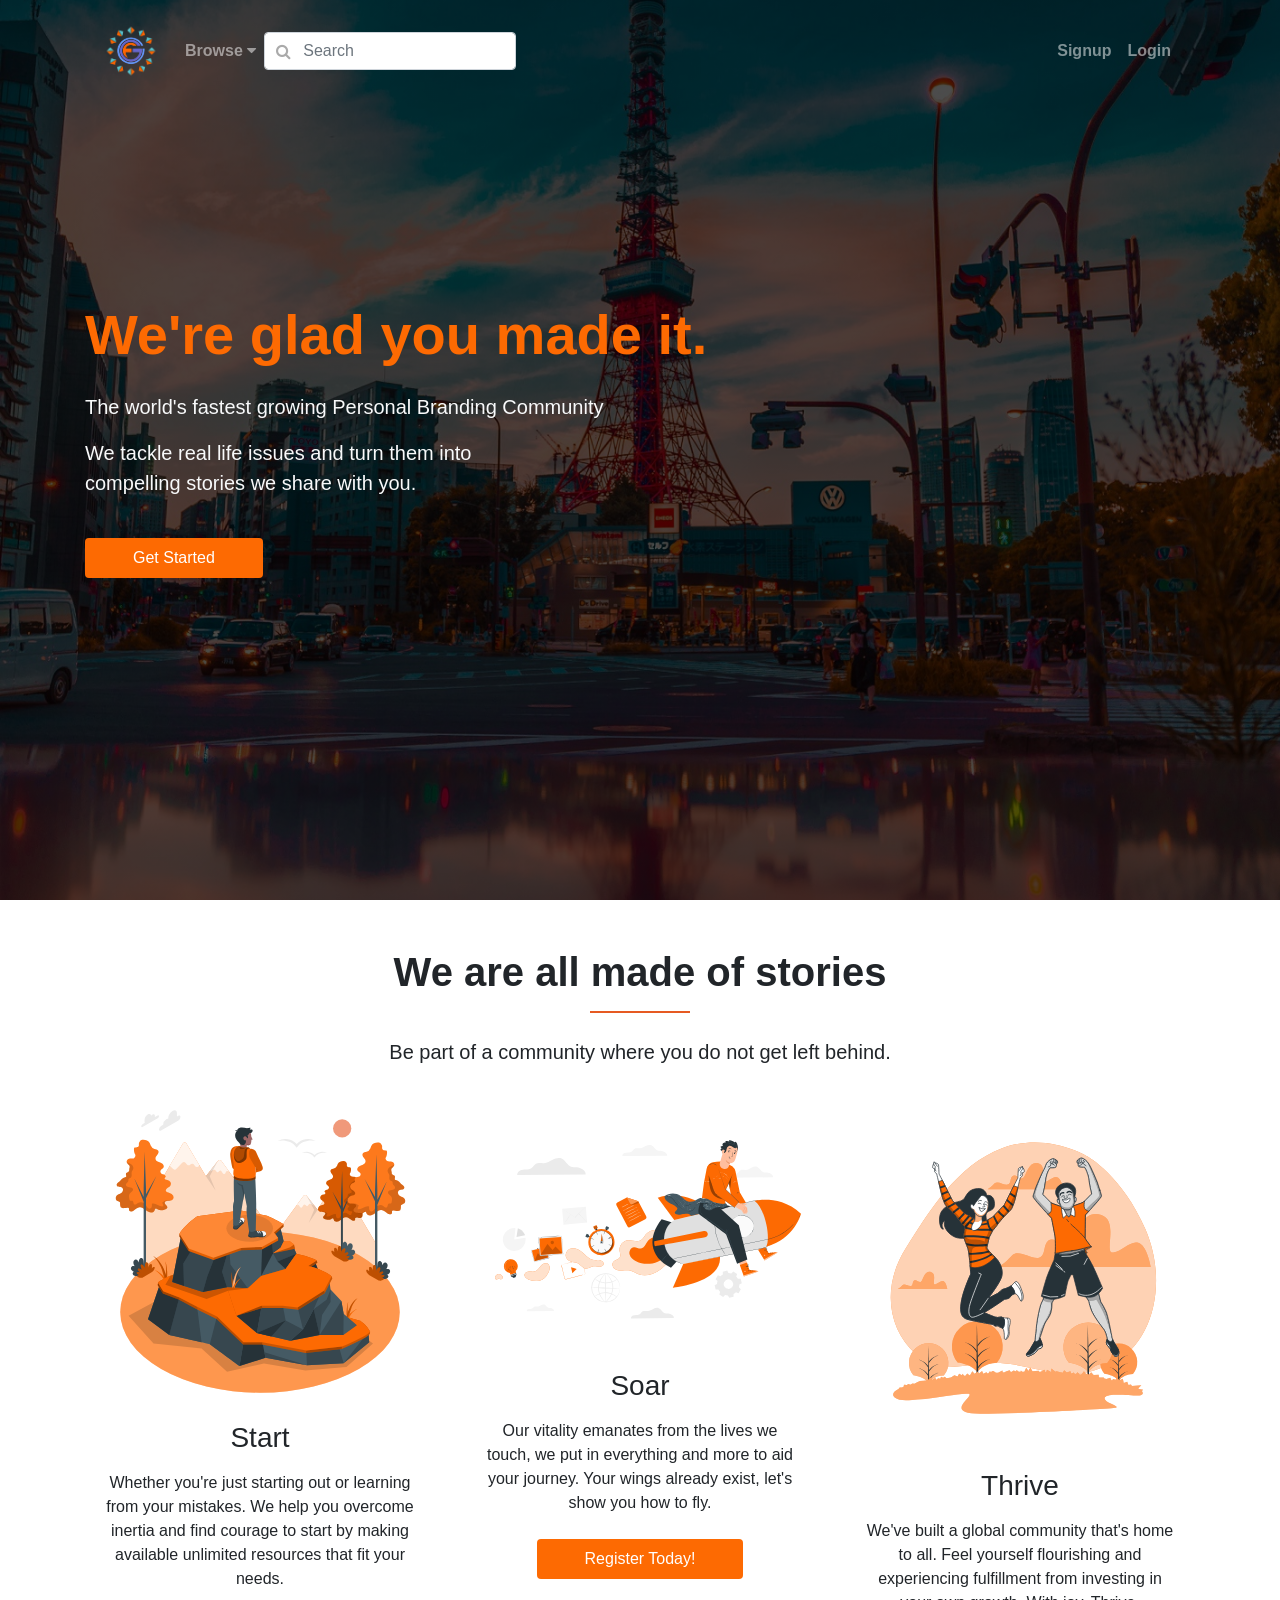
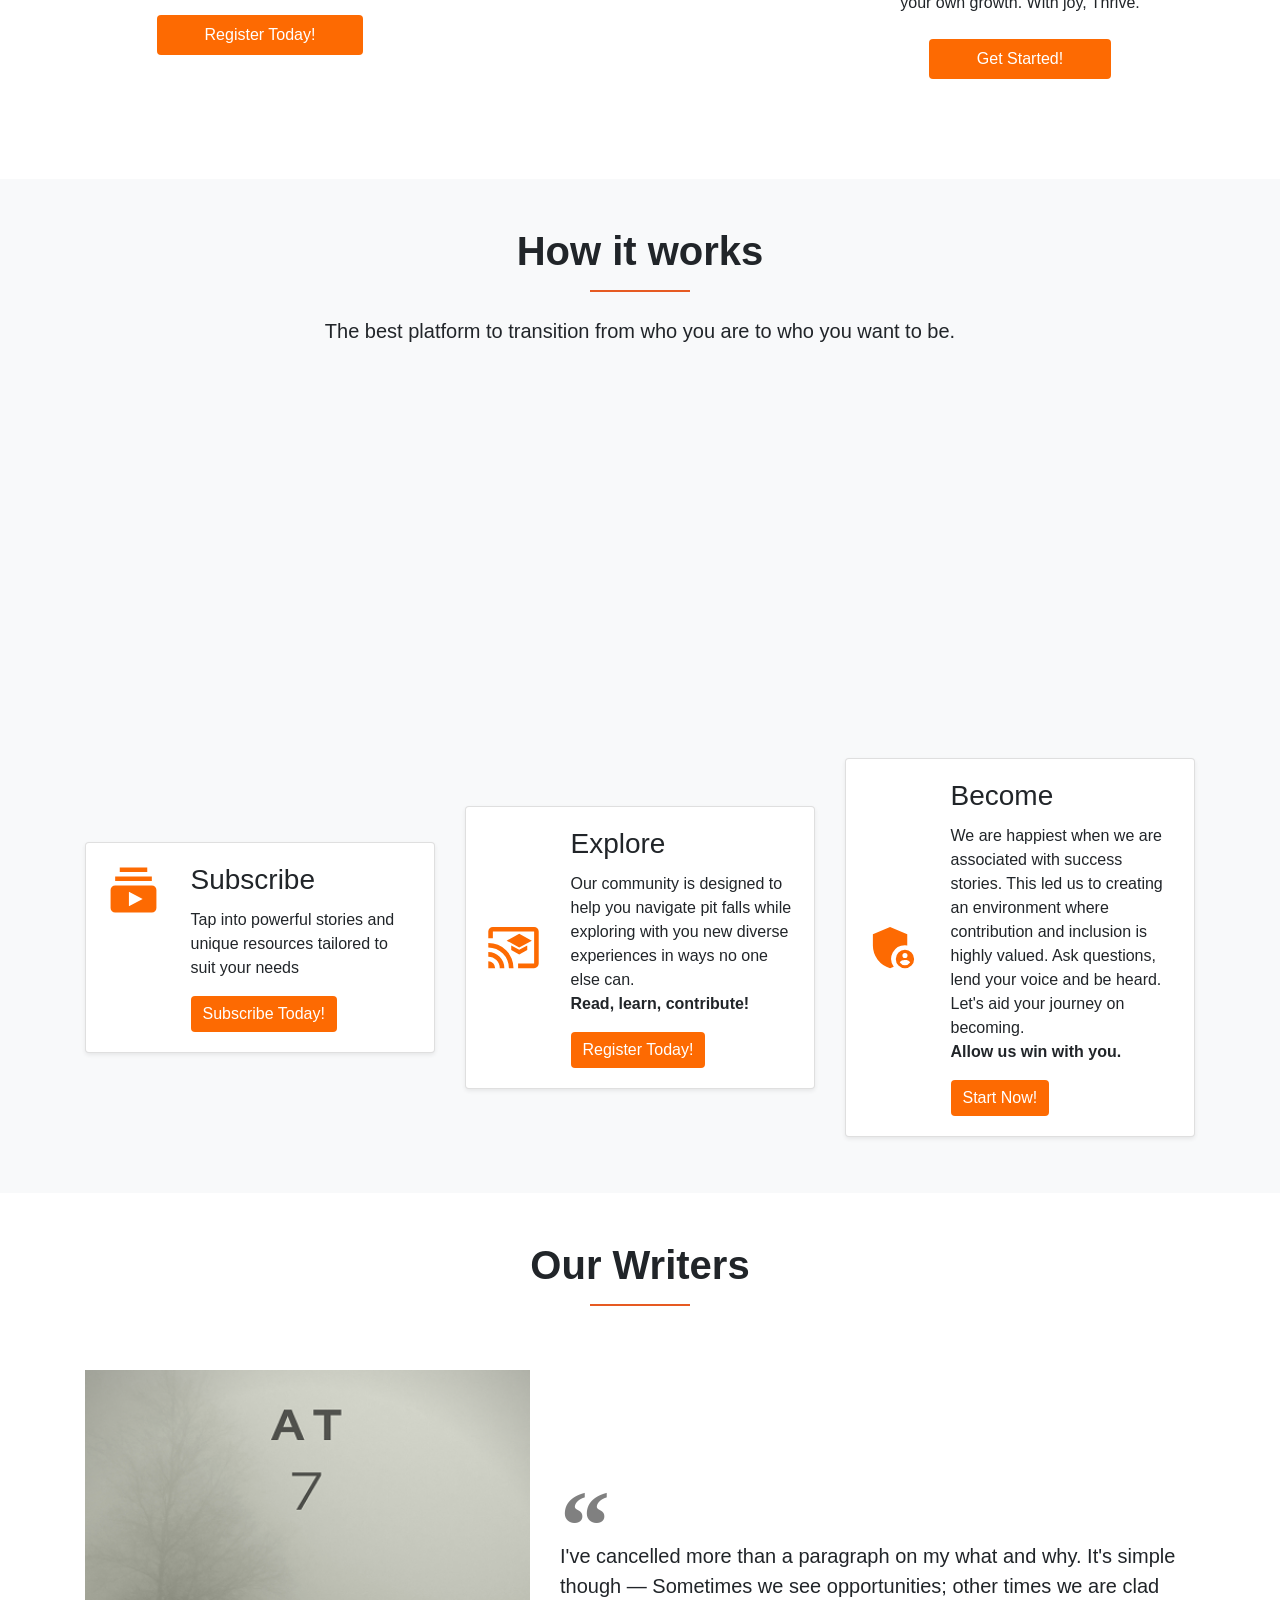
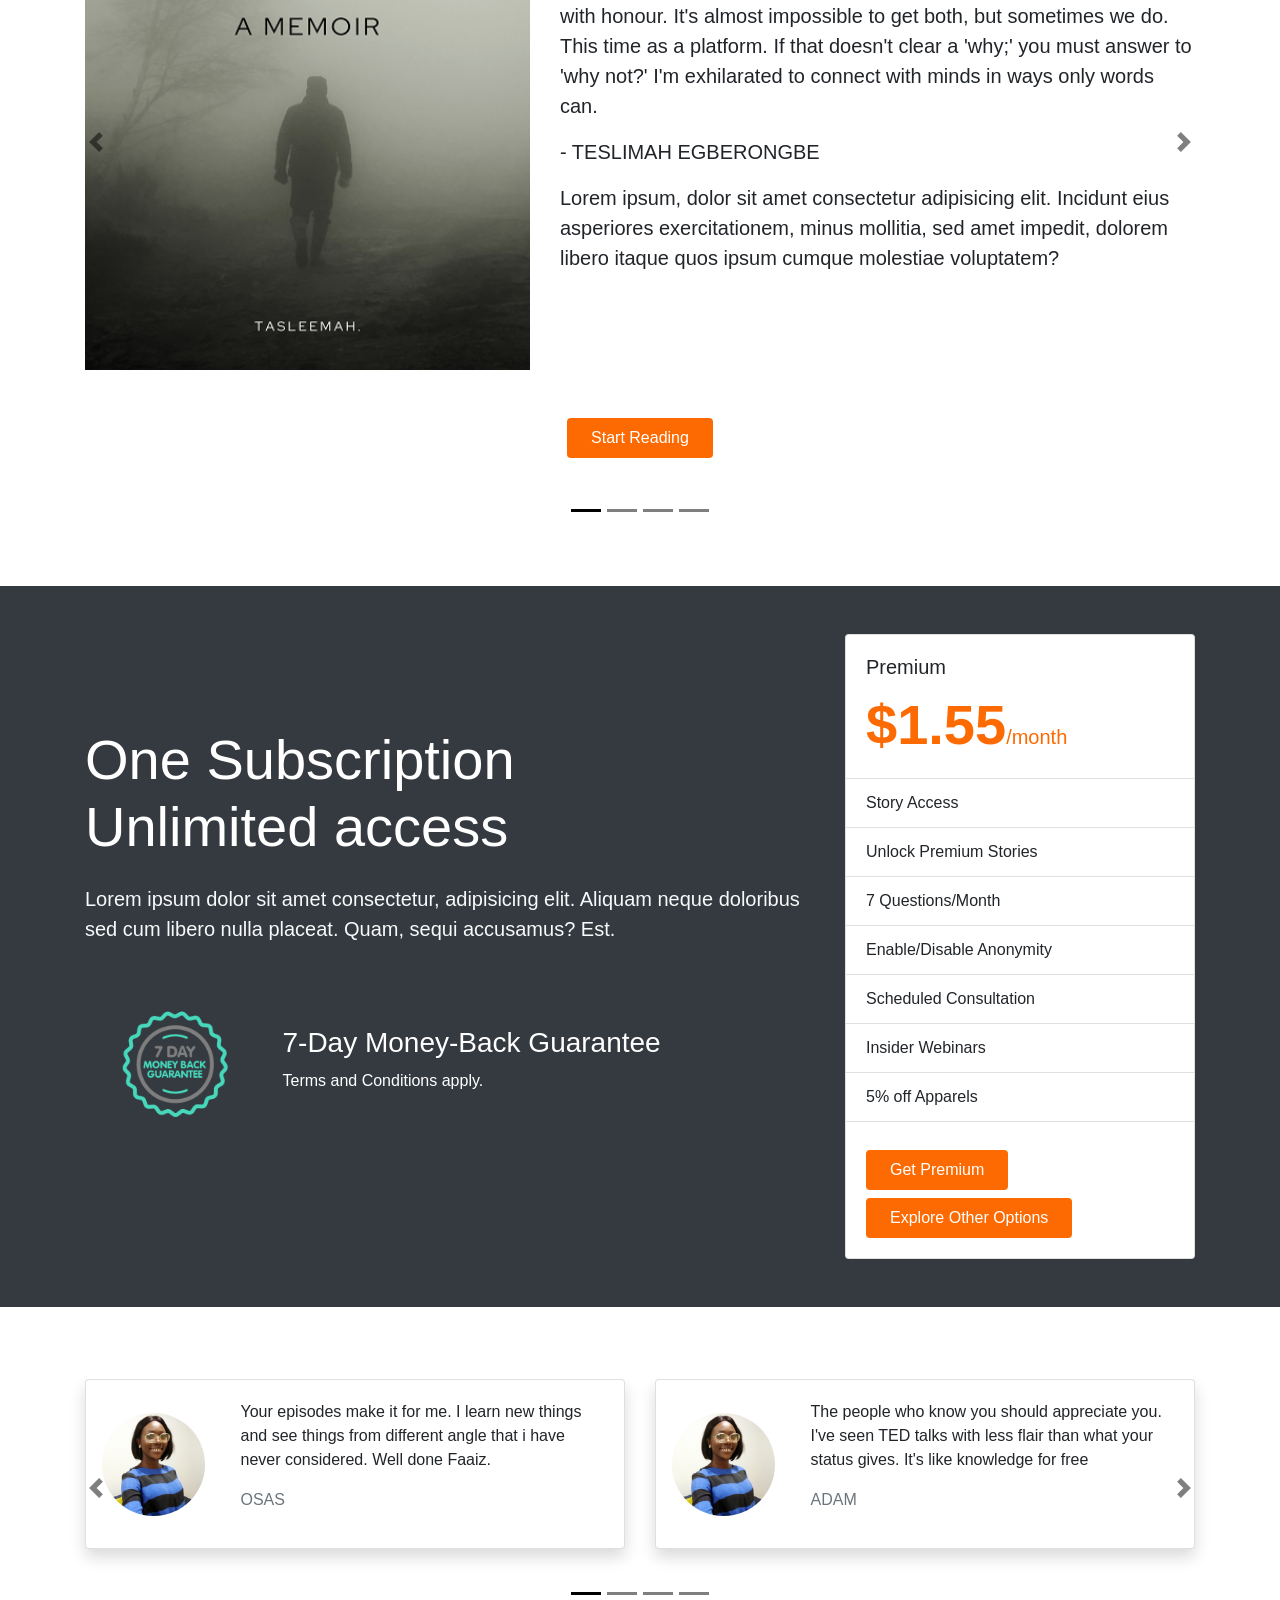
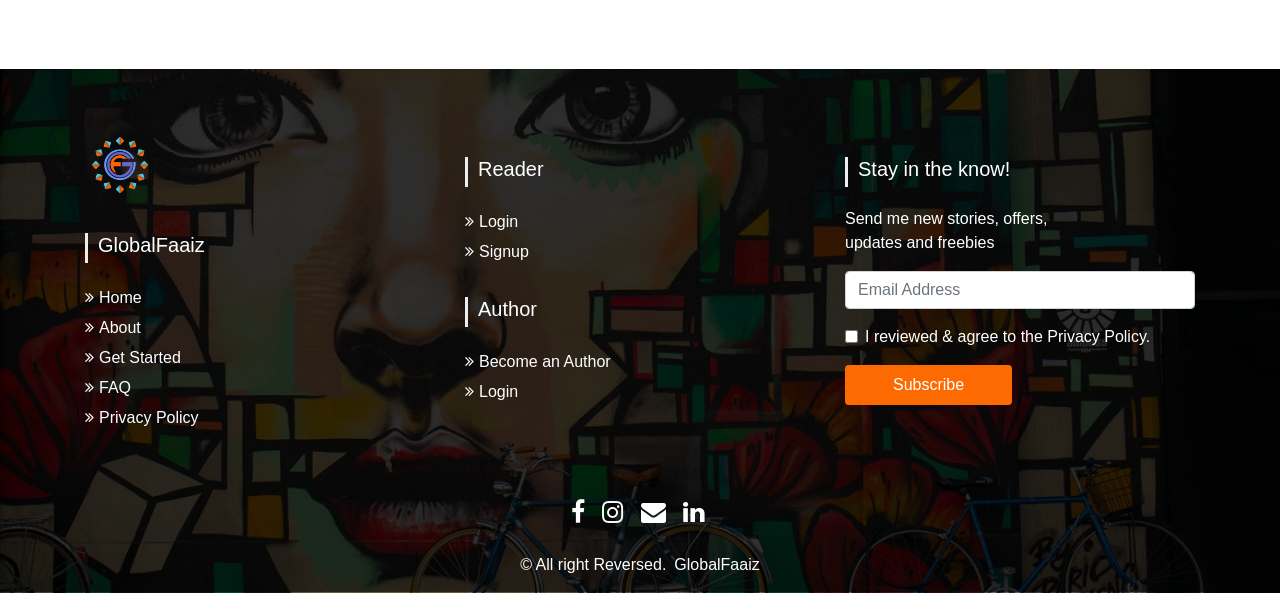
<file: index.html>
<!DOCTYPE html>
<html lang="en">
  <head>
    <meta charset="utf-8" />
    <meta
      name="viewport"
      content="width=device-width, initial-scale=1, shrink-to-fit=no"
    />

    <title>GlobalFaaiz</title>

    <!-- CSS only -->
    <link
      rel="stylesheet"
      href="https://stackpath.bootstrapcdn.com/bootstrap/4.5.0/css/bootstrap.min.css"
      integrity="sha384-9aIt2nRpC12Uk9gS9baDl411NQApFmC26EwAOH8WgZl5MYYxFfc+NcPb1dKGj7Sk"
      crossorigin="anonymous"
    />

    <link
      rel="stylesheet"
      href="https://cdnjs.cloudflare.com/ajax/libs/font-awesome/4.7.0/css/font-awesome.min.css"
    />

    <link rel="stylesheet" href="assets/css/style.css" />
    <link rel="stylesheet" href="assets/css/queries.css" />
  </head>

  <body>
    <div style="overflow-x: hidden;">
      <header class="header_image" id="home">
        <div class="container h-100">
          <nav class="navbar navbar-expand-md navbar-dark py-3">
            <a class="navbar-brand mr-3" href="#">
              <img
                src="assets/img/logo.png"
                width="60"
                height="60"
                alt="Brand Logo"
              />
            </a>
            <button
              class="navbar-toggler"
              type="button"
              data-toggle="collapse"
              data-target="#navbarCollapse"
              aria-controls="navbarCollapse"
              aria-expanded="false"
              aria-label="Toggle navigation"
            >
              <span class="navbar-toggler-icon"></span>
            </button>
            <div class="collapse navbar-collapse" id="navbarCollapse">
              <ul class="navbar-nav">
                <li class="nav-item">
                  <a class="nav-link font-weight-bold" href="#"
                    >Browse <i class="fa fa-caret-down"></i
                  ></a>
                </li>
              </ul>

              <form class="form-inline mt-2 mt-md-0 has-search">
                <span class="fa fa-search form-control-feedback"></span>
                <input
                  class="form-control mr-sm-2"
                  type="text"
                  placeholder="Search"
                  aria-label="Search"
                />
              </form>

              <ul class="navbar-nav ml-auto">
                <li class="nav-item">
                  <a class="nav-link font-weight-bold" href="#">Signup</a>
                </li>
                <li class="nav-item">
                  <a class="nav-link font-weight-bold" href="#">Login</a>
                </li>
              </ul>
            </div>
          </nav>
          <div class="row h-75 align-items-center">
            <div class="col-12">
              <h1 class="display-4 primary font-weight-bold mb-4">
                We're glad you made it.
              </h1>
              <p class="lead text-light font-weight-normal">
                The world's fastest growing Personal Branding Community
              </p>
              <p class="lead text-light">
                We tackle real life issues and turn them into<br />compelling
                stories we share with you.
              </p>
              <a
                class="btn primary_button border-0 px-md-3 px-lg-5 px-sm-2 py-2 mt-4"
                href="#"
                role="button"
                >Get Started</a
              >
            </div>
          </div>
        </div>
      </header>

      <div class="py-5" id="about">
        <div class="container">
          <div class="row">
            <div class="pb-3 px-auto mx-auto text-center" style="width: 45rem;">
              <h2 class="h1 font-weight-bold pb-3">
                We are all made of stories
              </h2>
              <p class="lead font-weight-normal">
                Be part of a community where you do not get left behind.
              </p>
            </div>
          </div>
          <div class="row">
            <div class="col-sm-6 col-lg-4">
              <div class="card border-0 mb-4 mx-auto text-center">
                <img src="assets/img/desc0.svg" class="px-4" />
                <div class="card-body">
                  <h3 class="h3 card-title mb-3">Start</h3>
                  <p class="card-text">
                    Whether you're just starting out or learning from your
                    mistakes. We help you overcome inertia and find courage to
                    start by making available unlimited resources that fit your
                    needs.
                  </p>
                  <a
                    href="#"
                    class="btn primary_button border-0 px-md-3 px-lg-5 px-sm-2 py-2 my-2"
                    >Register Today!</a
                  >
                </div>
              </div>
            </div>

            <div class="col-sm-6 col-lg-4">
              <div class="card border-0 mb-4 mx-auto text-center">
                <img src="assets/img/desc1.svg" height="250" />
                <div class="card-body">
                  <h3 class="h3 card-title mb-3">Soar</h3>
                  <p class="card-text">
                    Our vitality emanates from the lives we touch, we put in
                    everything and more to aid your journey. Your wings already
                    exist, let's show you how to fly.
                  </p>
                  <a
                    href="#"
                    class="btn primary_button border-0 px-md-3 px-lg-5 px-sm-2 py-2 my-2"
                    >Register Today!</a
                  >
                </div>
              </div>
            </div>

            <div class="col-sm-6 col-lg-4">
              <div class="card border-0 mb-4 mx-auto text-center">
                <img src="assets/img/desc2.svg" class="" />
                <div class="card-body">
                  <h3 class="h3 card-title mb-3">Thrive</h3>
                  <p class="card-text">
                    We've built a global community that's home to all. Feel
                    yourself flourishing and experiencing fulfillment from
                    investing in your own growth. With joy, Thrive.
                  </p>
                  <a
                    href="#"
                    class="btn primary_button border-0 px-md-3 px-lg-5 px-sm-2 py-2 my-2"
                    >Get Started!</a
                  >
                </div>
              </div>
            </div>
          </div>
        </div>
      </div>

      <div class="py-5 bg-light">
        <div class="container">
          <div class="row">
            <div class="pb-3 px-auto mx-auto text-center" style="width: 45rem;">
              <h2 class="h1 font-weight-bold pb-3">How it works</h2>
              <p class="lead font-weight-normal">
                The best platform to transition from who you are to who you want
                to be.
              </p>
            </div>
            <div
              class="embed-responsive embed-responsive-16by9 mx-auto mb-5"
              style="max-width: 576px;"
            >
              <iframe
                class="embed-responsive-item"
                src="https://www.youtube.com/embed/zpOULjyy-n8?rel=0"
                allowfullscreen
              ></iframe>
            </div>
          </div>

          <div class="row">
            <div class="col-sm-6 col-md-4 my-auto">
              <div class="card shadow-sm my-2 how-it-works-card">
                <div class="card-body">
                  <div class="row">
                    <div class="col-md-3">
                      <img
                        src="assets/img/subscribe.svg"
                        class="card-img icon"
                        alt="Subscribe"
                      />
                    </div>
                    <div class="col-md-9">
                      <h3 class="h3 card-title">Subscribe</h3>
                      <p class="card-text">
                        Tap into powerful stories and unique resources tailored
                        to suit your needs
                      </p>
                      <a href="#" class="btn primary_button border-0"
                        >Subscribe Today!</a
                      >
                    </div>
                  </div>
                </div>
              </div>
            </div>

            <div class="col-sm-6 col-md-4 my-auto">
              <div class="card shadow-sm my-2 how-it-works-card">
                <div class="card-body">
                  <div class="row">
                    <div class="col-md-3 my-auto">
                      <img
                        src="assets/img/explore.svg"
                        class="card-img icon"
                        alt="Explore"
                      />
                    </div>
                    <div class="col-md-9">
                      <h3 class="h3 card-title">Explore</h3>
                      <p class="card-text">
                        Our community is designed to help you navigate pit falls
                        while exploring with you new diverse experiences in ways
                        no one else can. <br /><strong
                          >Read, learn, contribute!</strong
                        >
                      </p>
                      <a href="#" class="btn primary_button border-0"
                        >Register Today!</a
                      >
                    </div>
                  </div>
                </div>
              </div>
            </div>

            <div class="col-sm-6 col-md-4 my-auto">
              <div class="card shadow-sm my-2 how-it-works-card">
                <div class="card-body">
                  <div class="row">
                    <div class="col-md-3 my-auto">
                      <img
                        src="assets/img/become.svg"
                        class="card-img icon"
                        alt="Become"
                      />
                    </div>
                    <div class="col-md-9">
                      <h3 class="h3 card-title">Become</h3>
                      <p class="card-text">
                        We are happiest when we are associated with success
                        stories. This led us to creating an environment where
                        contribution and inclusion is highly valued. Ask
                        questions, lend your voice and be heard. Let's aid your
                        journey on becoming.<br />
                        <strong>Allow us win with you.</strong>
                      </p>
                      <a href="#" class="btn primary_button border-0"
                        >Start Now!</a
                      >
                    </div>
                  </div>
                </div>
              </div>
            </div>
          </div>
        </div>
      </div>

      <div class="py-5">
        <div class="row">
          <div class="pb-3 px-auto mx-auto text-center" style="width: 45rem;">
            <h2 class="h1 font-weight-bold pb-3">Our Writers</h2>
          </div>
        </div>
        <div id="mCarousel" class="carousel slide py-4" data-ride="carousel">
          <ol class="carousel-indicators">
            <li data-target="#myCarousel" data-slide-to="0" class="active"></li>
            <li data-target="#myCarousel" data-slide-to="1"></li>
            <li data-target="#myCarousel" data-slide-to="2"></li>
            <li data-target="#myCarousel" data-slide-to="3"></li>
          </ol>
          <div class="carousel-inner mb-5">
            <div class="carousel-item active mb-2">
              <div class="container">
                <div class="row">
                  <div class="col-md-5">
                    <img
                      src="assets/img/book1.png"
                      class="w-100"
                      style="height: 600px;"
                    />
                  </div>
                  <div class="col-md-7 my-auto">
                    <p class="quotation-mark">“</p>
                    <p class="lead font-weight-normal">
                      I've cancelled more than a paragraph on my what and why.
                      It's simple though — Sometimes we see opportunities; other
                      times we are clad with honour. It's almost impossible to
                      get both, but sometimes we do. This time as a platform. If
                      that doesn't clear a 'why;' you must answer to 'why not?'
                      I'm exhilarated to connect with minds in ways only words
                      can.
                    </p>
                    <p class="lead">
                      - TESLIMAH EGBERONGBE
                    </p>
                    <p class="lead">
                      Lorem ipsum, dolor sit amet consectetur adipisicing elit.
                      Incidunt eius asperiores exercitationem, minus mollitia,
                      sed amet impedit, dolorem libero itaque quos ipsum cumque
                      molestiae voluptatem?
                    </p>
                  </div>
                </div>
                <div class="row">
                  <div class="col-12 text-center">
                    <a
                      href="#"
                      class="btn primary_button border-0 px-4 py-2 mt-5"
                      >Start Reading</a
                    >
                  </div>
                </div>
              </div>
            </div>
            <div class="carousel-item mb-2">
              <div class="container">
                <div class="row">
                  <div class="col-md-5 order-md-2">
                    <img
                      src="assets/img/book5.png"
                      class="w-100"
                      style="height: 600px;"
                    />
                  </div>
                  <div class="col-md-7 order-md-1 my-auto">
                    <p class="quotation-mark">“</p>
                    <p class="lead font-weight-normal">
                      Why I’ve chosen to join this platform and why it excites
                      me are basically the same, an indigenous platform which
                      gives a chance for self expression to our writers is one
                      that I find irresistible. I’m excited to share my work to
                      my local community, without a need to outsource to foreign
                      websites and forums. This is home.
                    </p>
                    <p class="lead">
                      - VICTORY WRIGHTS
                    </p>
                    <p class="lead">
                      Lorem ipsum, dolor sit amet consectetur adipisicing elit.
                      Incidunt eius asperiores exercitationem, minus mollitia,
                      sed amet impedit, dolorem libero itaque quos ipsum cumque
                      molestiae voluptatem?
                    </p>
                  </div>
                </div>
                <div class="row">
                  <div class="col-12 text-center">
                    <a
                      href="#"
                      class="btn primary_button border-0 px-4 py-2 mt-5"
                      >Start Reading</a
                    >
                  </div>
                </div>
              </div>
            </div>
            <div class="carousel-item mb-2">
              <div class="container">
                <div class="row">
                  <div class="col-md-5">
                    <img
                      src="assets/img/book7.png"
                      class="w-100"
                      style="height: 600px;"
                    />
                  </div>
                  <div class="col-md-7 my-auto">
                    <p class="quotation-mark">“</p>
                    <p class="lead font-weight-normal">
                      Lorem ipsum dolor sit amet consectetur adipisicing elit.
                      At saepe tempora porro, corrupti ad eum velit explicabo
                      accusantium est voluptatibus. Iure voluptatibus earum
                      consequatur optio ex illo, officia minus molestiae.
                    </p>
                    <p class="lead">
                      - ISAAC
                    </p>
                    <p class="lead">
                      Lorem ipsum, dolor sit amet consectetur adipisicing elit.
                      Incidunt eius asperiores exercitationem, minus mollitia,
                      sed amet impedit, dolorem libero itaque quos ipsum cumque
                      molestiae voluptatem?
                    </p>
                  </div>
                </div>
                <div class="row">
                  <div class="col-12 text-center">
                    <a
                      href="#"
                      class="btn primary_button border-0 px-4 py-2 mt-5"
                      >Start Reading</a
                    >
                  </div>
                </div>
              </div>
            </div>
            <div class="carousel-item mb-2">
              <div class="container">
                <div class="row">
                  <div class="col-md-5 order-md-2">
                    <img
                      src="assets/img/book8.png"
                      class="w-100"
                      style="height: 600px;"
                    />
                  </div>
                  <div class="col-md-7 order-md-1 my-auto">
                    <p class="quotation-mark">“</p>
                    <p class="lead font-weight-normal">
                      My excitement emanates from the challenge this exposes me
                      to.I am relishing being pulled out of my comfort zone as
                      I'd be doing stories where I can incorporate creativity,
                      poetry as well as being on the same playing field with
                      seasoned professionals, consultants and authors.
                    </p>
                    <p class="lead">
                      - MERCY AKINLUWA
                    </p>
                    <p class="lead">
                      Lorem ipsum, dolor sit amet consectetur adipisicing elit.
                      Incidunt eius asperiores exercitationem, minus mollitia,
                      sed amet impedit, dolorem libero itaque quos ipsum cumque
                      molestiae voluptatem?
                    </p>
                  </div>
                </div>
                <div class="row">
                  <div class="col-12 text-center">
                    <a
                      href="#"
                      class="btn primary_button border-0 px-4 py-2 mt-5"
                      >Start Reading</a
                    >
                  </div>
                </div>
              </div>
            </div>
          </div>
          <a
            class="carousel-control-prev"
            href="#mCarousel"
            role="button"
            data-slide="prev"
          >
            <span class="carousel-control-prev-icon" aria-hidden="true"></span>
            <span class="sr-only">Previous</span>
          </a>
          <a
            class="carousel-control-next"
            href="#mCarousel"
            role="button"
            data-slide="next"
          >
            <span class="carousel-control-next-icon" aria-hidden="true"></span>
            <span class="sr-only">Next</span>
          </a>
        </div>
      </div>

      <div class="py-5 bg-dark">
        <div class="container">
          <div class="row">
            <div class="col-md-7 col-lg-8 how-it-works-card my-auto">
              <h3 class="display-4 secondary mb-4 font-weight-lighter">
                One Subscription <br />Unlimited access
              </h3>
              <p class="lead text-light">
                Lorem ipsum dolor sit amet consectetur, adipisicing elit.
                Aliquam neque doloribus sed cum libero nulla placeat. Quam,
                sequi accusamus? Est.
              </p>
              <div class="py-5 how-it-works-card">
                <div class="container">
                  <div class="row align-items-center">
                    <div class="col-lg-3 col-md-4">
                      <img src="assets/img/7Day.png" width="150" />
                    </div>
                    <h3 class="h3 secondary col-lg-9 col-md-8">
                      7-Day Money-Back Guarantee<br /><span
                        style="font-size: 1rem;"
                        class="font-weight-light"
                        >Terms and Conditions apply.</span
                      >
                    </h3>
                  </div>
                </div>
              </div>
            </div>
            <div class="col-md-5 col-lg-4">
              <div class="card">
                <div class="card-body">
                  <h5 class="card-title">Premium</h5>
                  <p class="card-text display-4 font-weight-bold primary">
                    $1.55<span class="lead">/month</span>
                  </p>
                </div>
                <ul class="list-group list-group-flush">
                  <li class="list-group-item">Story Access</li>
                  <li class="list-group-item">Unlock Premium Stories</li>
                  <li class="list-group-item">7 Questions/Month</li>
                  <li class="list-group-item">Enable/Disable Anonymity</li>
                  <li class="list-group-item">Scheduled Consultation</li>
                  <li class="list-group-item">Insider Webinars</li>
                  <li class="list-group-item">5% off Apparels</li>
                </ul>
                <div class="card-body">
                  <a href="#" class="btn primary_button border-0 px-4 py-2 mt-2"
                    >Get Premium</a
                  >
                  <a href="#" class="btn primary_button border-0 px-4 py-2 mt-2"
                    >Explore Other Options</a
                  >
                </div>
              </div>
            </div>
          </div>
        </div>
      </div>

      <div class="py-5">
        <div id="myCarousel" class="carousel slide py-4" data-ride="carousel">
          <ol class="carousel-indicators">
            <li data-target="#myCarousel" data-slide-to="0" class="active"></li>
            <li data-target="#myCarousel" data-slide-to="1"></li>
            <li data-target="#myCarousel" data-slide-to="2"></li>
            <li data-target="#myCarousel" data-slide-to="3"></li>
          </ol>
          <div class="carousel-inner mb-4">
            <div class="carousel-item active">
              <div class="container">
                <div class="row">
                  <div class="col-sm-12 col-md-6 mb-4">
                    <div class="card shadow">
                      <div class="row no-gutters align-items-center">
                        <div class="col-sm-4 col-md-4 col-lg-3 px-3 px-auto">
                          <img
                            src="assets/img/toyosi.jpg"
                            class="card-img rounded-circle my-4"
                          />
                        </div>
                        <div class="col-sm-8 col-md-8 col-lg-9">
                          <div class="card-body">
                            <p class="card-text">
                              Your episodes make it for me. I learn new things
                              and see things from different angle that i have
                              never considered. Well done Faaiz.
                            </p>
                            <p class="text-muted align-right">OSAS</p>
                          </div>
                        </div>
                      </div>
                    </div>
                  </div>
                  <div class="col-sm-12 col-md-6 mb-4">
                    <div class="card shadow">
                      <div class="row no-gutters align-items-center">
                        <div class="col-sm-4 col-md-4 col-lg-3 px-3 px-auto">
                          <img
                            src="assets/img/toyosi.jpg"
                            class="card-img rounded-circle my-4"
                          />
                        </div>
                        <div class="col-sm-8 col-md-8 col-lg-9">
                          <div class="card-body">
                            <p class="card-text">
                              The people who know you should appreciate you.
                              I've seen TED talks with less flair than what your
                              status gives. It's like knowledge for free
                            </p>
                            <p class="text-muted align-right">ADAM</p>
                          </div>
                        </div>
                      </div>
                    </div>
                  </div>
                </div>
              </div>
            </div>
            <div class="carousel-item">
              <div class="container">
                <div class="row">
                  <div class="col-sm-12 col-md-6 mb-4">
                    <div class="card shadow">
                      <div class="row no-gutters align-items-center">
                        <div class="col-sm-4 col-md-4 col-lg-3 px-3 px-auto">
                          <img
                            src="assets/img/toyosi.jpg"
                            class="card-img rounded-circle my-4"
                          />
                        </div>
                        <div class="col-sm-8 col-md-8 col-lg-9">
                          <div class="card-body">
                            <p class="card-text">
                              Sincerely, it is as though you have a pair of
                              spectacles enabling you to see deeper into
                              problems man longs to dissipate and solve. And
                              luckily for any man who reads you, he will get the
                              answers to his worries except he still isn't ready
                              to tackle himself. Kudos! Keep the ball rolling.
                            </p>
                            <p class="text-muted align-right">ZAINAB</p>
                          </div>
                        </div>
                      </div>
                    </div>
                  </div>
                  <div class="col-sm-12 col-md-6 mb-4">
                    <div class="card shadow">
                      <div class="row no-gutters align-items-center">
                        <div class="col-sm-4 col-md-4 col-lg-3 px-3">
                          <img
                            src="assets/img/toyosi.jpg"
                            class="card-img rounded-circle my-4"
                          />
                        </div>
                        <div class="col-sm-8 col-md-8 col-lg-9">
                          <div class="card-body">
                            <p class="card-text">
                              Your sessions are intense, I particularly loved
                              the Pomodoro session. Maybe because everyone was
                              finding an effective way of studying then. But I
                              commend the creativity, and the message was fully
                              delivered with a touch of creativity or should I
                              say professionalism.
                            </p>
                            <p class="text-muted align-right">QUDUS</p>
                          </div>
                        </div>
                      </div>
                    </div>
                  </div>
                </div>
              </div>
            </div>
            <div class="carousel-item">
              <div class="container">
                <div class="row">
                  <div class="col-sm-12 col-md-6 mb-4">
                    <div class="card shadow">
                      <div class="row no-gutters align-items-center">
                        <div class="col-sm-4 col-md-4 col-lg-3 px-3">
                          <img
                            src="assets/img/toyosi.jpg"
                            class="card-img rounded-circle my-4"
                          />
                        </div>
                        <div class="col-sm-8 col-md-8 col-lg-9">
                          <div class="card-body">
                            <p class="card-text">
                              You may not know it, but you're inspiring lives
                              and I'm one of them.
                            </p>
                            <p class="text-muted align-right">RASHEED</p>
                          </div>
                        </div>
                      </div>
                    </div>
                  </div>
                  <div class="col-sm-12 col-md-6 mb-4">
                    <div class="card shadow">
                      <div class="row no-gutters align-items-center">
                        <div class="col-sm-4 col-md-4 col-lg-3 px-3">
                          <img
                            src="assets/img/toyosi.jpg"
                            class="card-img rounded-circle my-4"
                          />
                        </div>
                        <div class="col-sm-8 col-md-8 col-lg-9">
                          <div class="card-body">
                            <p class="card-text">
                              Thanks a bunch of millions (if there is anything
                              like that).
                            </p>
                            <p class="text-muted align-right">AISHA</p>
                          </div>
                        </div>
                      </div>
                    </div>
                  </div>
                </div>
              </div>
            </div>
            <div class="carousel-item">
              <div class="container">
                <div class="row">
                  <div class="col-sm-12 col-md-6 mb-4">
                    <div class="card shadow">
                      <div class="row no-gutters align-items-center">
                        <div class="col-sm-4 col-md-4 col-lg-3 px-3">
                          <img
                            src="assets/img/toyosi.jpg"
                            class="card-img rounded-circle my-4"
                          />
                        </div>
                        <div class="col-sm-8 col-md-8 col-lg-9">
                          <div class="card-body">
                            <p class="card-text">
                              I really really really really love it here.
                            </p>
                            <p class="text-muted align-right">BETH</p>
                          </div>
                        </div>
                      </div>
                    </div>
                  </div>
                  <div class="col-sm-12 col-md-6 mb-4">
                    <div class="card shadow">
                      <div class="row no-gutters align-items-center">
                        <div class="col-sm-4 col-md-4 col-lg-3 px-3">
                          <img
                            src="assets/img/rasheed.jpg"
                            class="card-img rounded-circle my-4"
                          />
                        </div>
                        <div class="col-sm-8 col-md-8 col-lg-9">
                          <div class="card-body">
                            <p class="card-text">
                              I'm in love with you.
                            </p>
                            <p class="text-muted align-right">RASHEED</p>
                          </div>
                        </div>
                      </div>
                    </div>
                  </div>
                </div>
              </div>
            </div>
          </div>
          <a
            class="carousel-control-prev"
            href="#myCarousel"
            role="button"
            data-slide="prev"
          >
            <span class="carousel-control-prev-icon" aria-hidden="true"></span>
            <span class="sr-only">Previous</span>
          </a>
          <a
            class="carousel-control-next"
            href="#myCarousel"
            role="button"
            data-slide="next"
          >
            <span class="carousel-control-next-icon" aria-hidden="true"></span>
            <span class="sr-only">Next</span>
          </a>
        </div>
      </div>

      <div id="footer">
        <div class="container mt-5">
          <div class="row text-center text-xs-center text-sm-left text-md-left">
            <div class="col-xs-12 col-sm-4 col-md-4">
              <ul class="list-unstyled quick-links">
                <li>
                  <a class="mr-3" href="#">
                    <img
                      src="assets/img/logo.png"
                      width="70"
                      height="70"
                      alt="Brand Logo"
                    />
                  </a>
                </li>
                <h5>GlobalFaaiz</h5>
                <li>
                  <a href="#home"
                    ><i class="fa fa-angle-double-right"></i>Home</a
                  >
                </li>
                <li>
                  <a href="#about"
                    ><i class="fa fa-angle-double-right"></i>About</a
                  >
                </li>
                <li>
                  <a href="#home"
                    ><i class="fa fa-angle-double-right"></i>Get Started</a
                  >
                </li>
                <li>
                  <a href="https://www.fiverr.com/share/qb8D02"
                    ><i class="fa fa-angle-double-right"></i>FAQ</a
                  >
                </li>
                <li>
                  <a href="https://www.fiverr.com/share/qb8D02"
                    ><i class="fa fa-angle-double-right"></i>Privacy Policy</a
                  >
                </li>
              </ul>
            </div>
            <div class="col-xs-12 col-sm-4 col-md-4">
              <h5>Reader</h5>
              <ul class="list-unstyled quick-links">
                <li>
                  <a href="#"><i class="fa fa-angle-double-right"></i>Login</a>
                </li>
                <li>
                  <a href="#"><i class="fa fa-angle-double-right"></i>Signup</a>
                </li>
              </ul>
              <h5>Author</h5>
              <ul class="list-unstyled quick-links">
                <li>
                  <a href="#"
                    ><i class="fa fa-angle-double-right"></i>Become an Author</a
                  >
                </li>
                <li>
                  <a href="#"><i class="fa fa-angle-double-right"></i>Login</a>
                </li>
              </ul>
            </div>
            <div class="col-xs-12 col-sm-4 col-md-4">
              <h5>Stay in the know!</h5>
              <p>Send me new stories, offers, <br />updates and freebies</p>
              <form>
                <div class="form-group">
                  <input
                    type="email"
                    class="form-control"
                    id="exampleInputEmail1"
                    aria-describedby="emailHelp"
                    placeholder="Email Address"
                  />
                </div>
                <div class="form-group form-check">
                  <input
                    type="checkbox"
                    class="form-check-input"
                    id="exampleCheck1"
                  />
                  <label class="form-check-label text-white" for="exampleCheck1"
                    >I reviewed & agree to the Privacy Policy.</label
                  >
                </div>
                <button
                  type="submit"
                  class="btn primary_button border-0 px-md-3 px-lg-5 px-sm-2 py-2"
                >
                  Subscribe
                </button>
              </form>
            </div>
          </div>
          <div class="row">
            <div class="col-xs-12 col-sm-12 col-md-12 mt-2 mt-sm-5">
              <ul class="list-unstyled list-inline social text-center">
                <li class="list-inline-item">
                  <a href="#"><i class="fa fa-facebook"></i></a>
                </li>
                <li class="list-inline-item">
                  <a href="#"><i class="fa fa-instagram"></i></a>
                </li>
                <li class="list-inline-item">
                  <a href="#" target="_blank"><i class="fa fa-envelope"></i></a>
                </li>
                <li class="list-inline-item">
                  <a href="#" target="_blank"><i class="fa fa-linkedin"></i></a>
                </li>
              </ul>
            </div>
            <hr />
          </div>
          <div class="row">
            <div
              class="col-xs-12 col-sm-12 col-md-12 mt-2 mt-sm-2 text-center text-white"
            >
              <p class="h6">
                © All right Reversed.<a
                  class="text-green ml-2"
                  href="https://www.sunlimetech.com"
                  target="_blank"
                  >GlobalFaaiz</a
                >
              </p>
            </div>
            <hr />
          </div>
        </div>
      </div>
    </div>
    <!-- JS, Popper.js, and jQuery -->
    <script
      src="https://code.jquery.com/jquery-3.5.1.slim.min.js"
      integrity="sha384-DfXdz2htPH0lsSSs5nCTpuj/zy4C+OGpamoFVy38MVBnE+IbbVYUew+OrCXaRkfj"
      crossorigin="anonymous"
    ></script>
    <script
      src="https://cdn.jsdelivr.net/npm/popper.js@1.16.0/dist/umd/popper.min.js"
      integrity="sha384-Q6E9RHvbIyZFJoft+2mJbHaEWldlvI9IOYy5n3zV9zzTtmI3UksdQRVvoxMfooAo"
      crossorigin="anonymous"
    ></script>
    <script
      src="https://stackpath.bootstrapcdn.com/bootstrap/4.5.0/js/bootstrap.min.js"
      integrity="sha384-OgVRvuATP1z7JjHLkuOU7Xw704+h835Lr+6QL9UvYjZE3Ipu6Tp75j7Bh/kR0JKI"
      crossorigin="anonymous"
    ></script>
  </body>
</html>
</file>
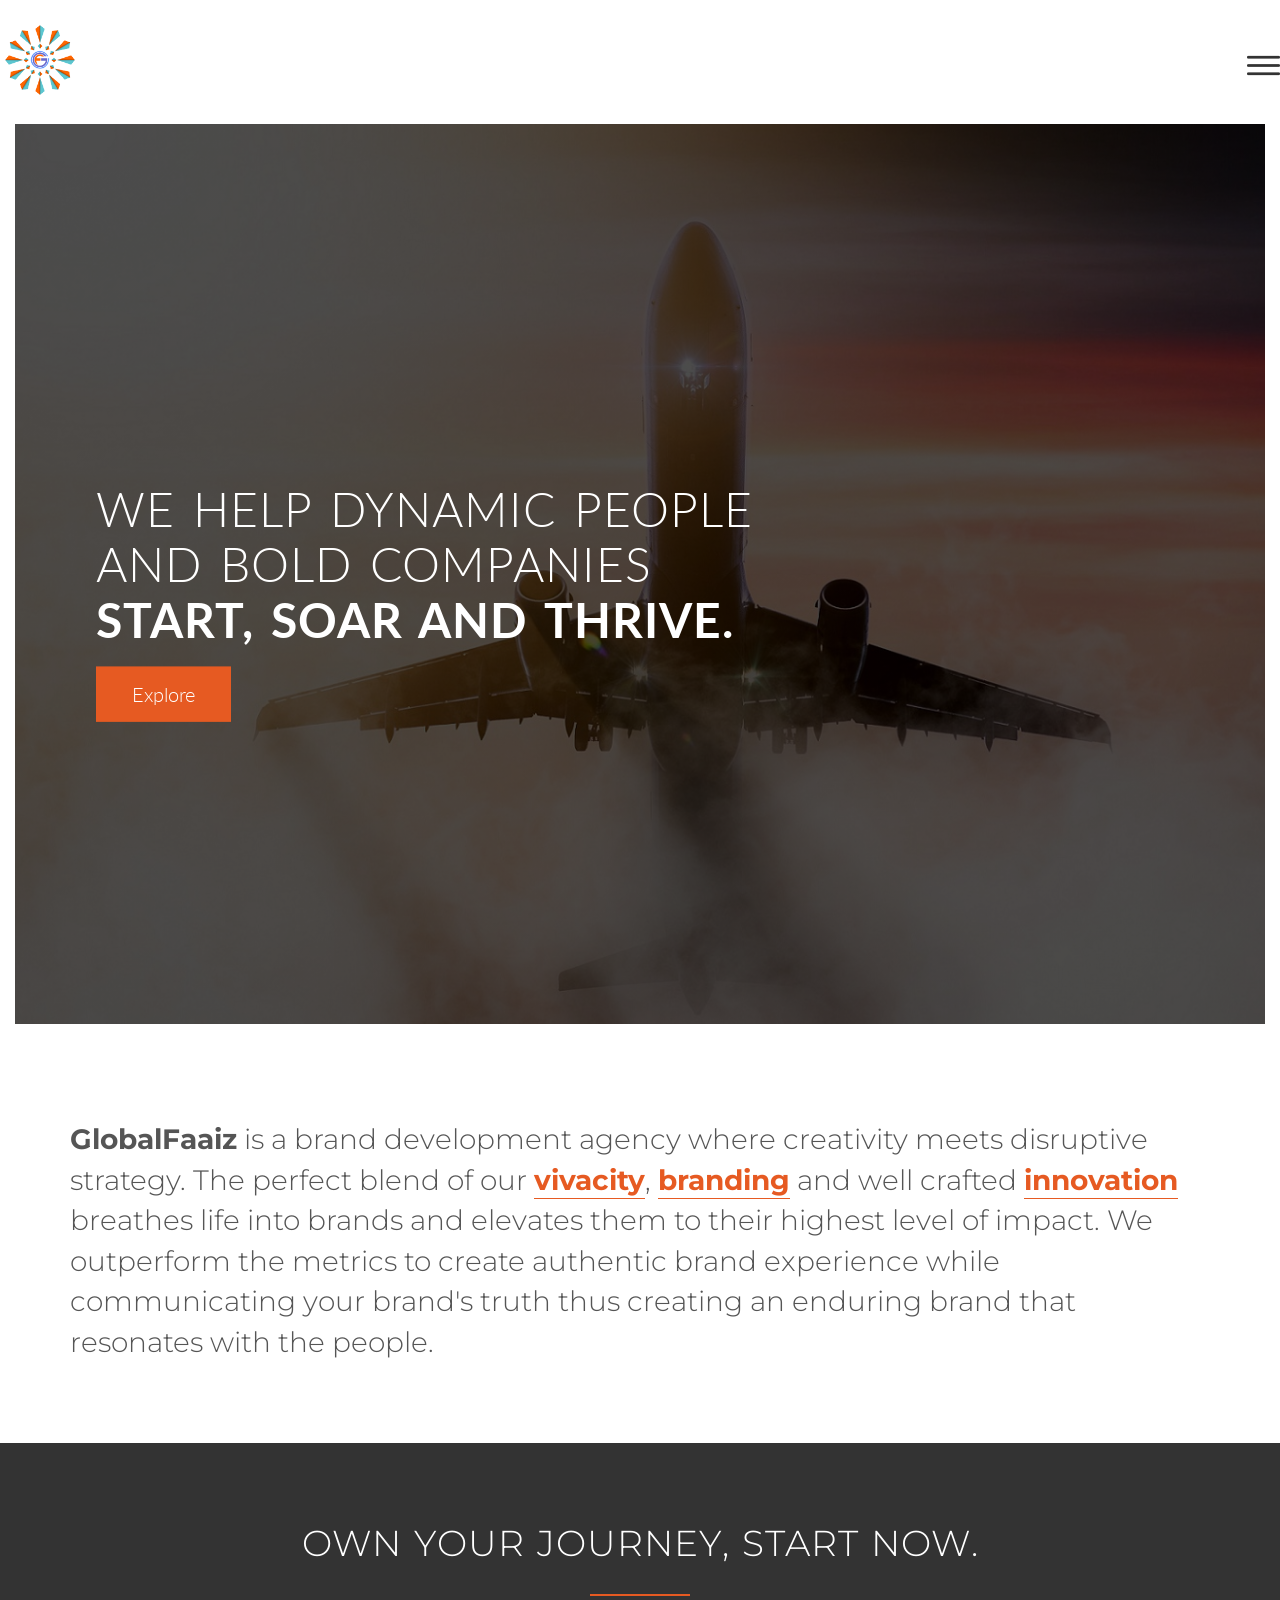
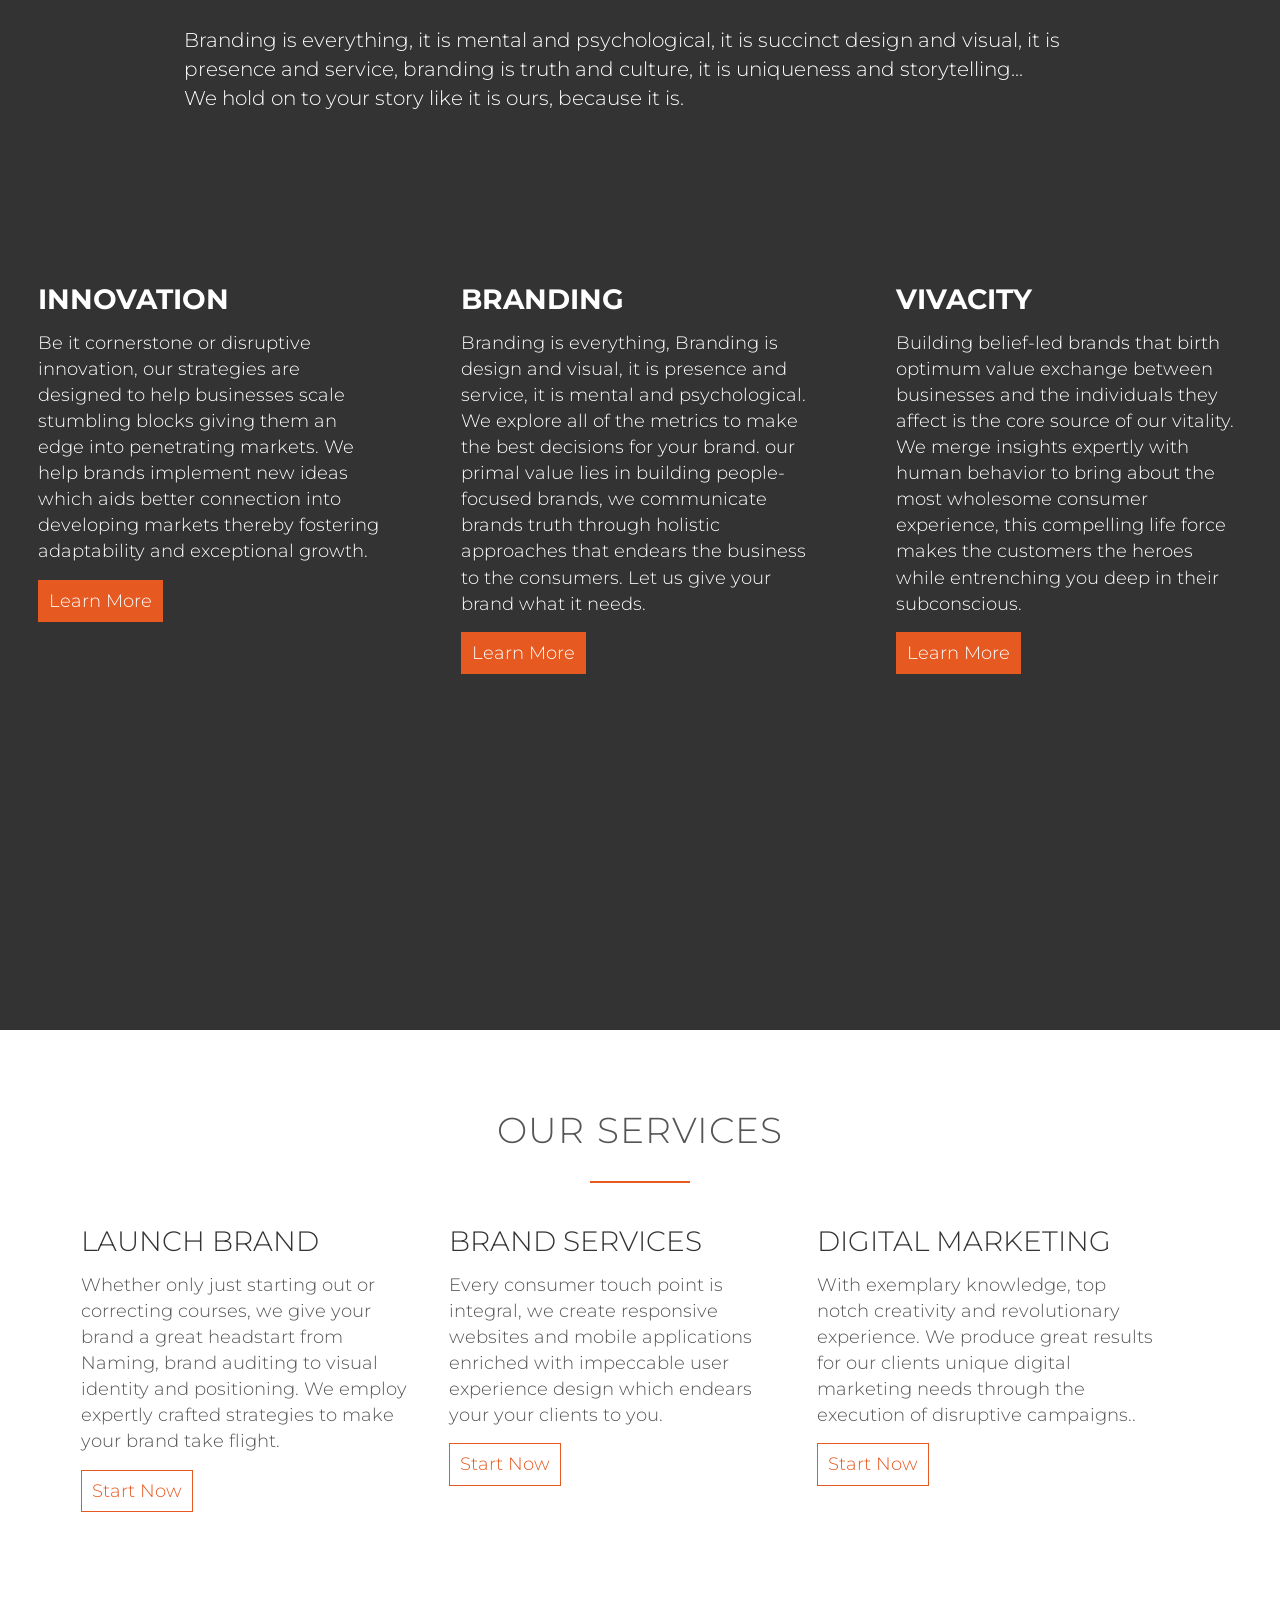
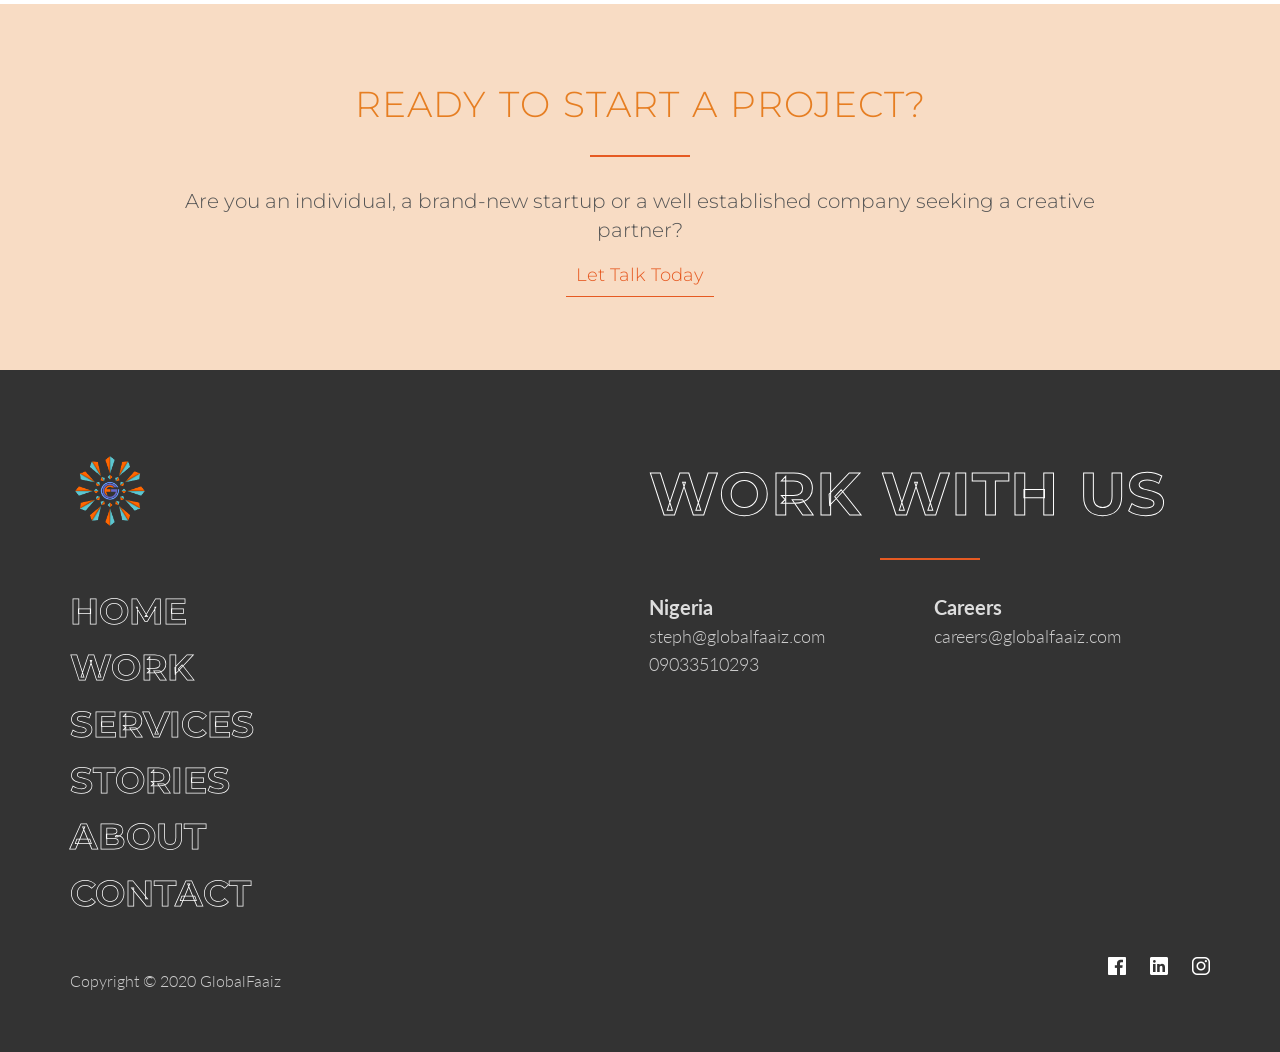
<file: corporate/index.html>
<!DOCTYPE html>
<html lang="en">
  <head>
    <meta name="viewport" content="width=device-width, initial-scale=1.0" />
    <link rel="stylesheet" type="text/css" href="vendors/css/normalize.css" />
    <link rel="stylesheet" type="text/css" href="vendors/css/grid.css" />
    <link
      rel="stylesheet"
      type="text/css"
      href="vendors/css/ionicons.min.css"
    />
    <link rel="stylesheet" type="text/css" href="resources/css/style.css" />
    <link rel="stylesheet" type="text/css" href="resources/css/queries.css" />
    <link
      href="https://fonts.googleapis.com/css?family=Lato:100,300,300i,400&display=swap"
      rel="stylesheet"
    />
    <link
      href="https://fonts.googleapis.com/css?family=Montserrat:400,800&display=swap"
      rel="stylesheet"
    />
    <title>Phoenix</title>
  </head>
  <body>
    <header>
      <nav>
        <div class="row">
          <img src="resources/img/phoenix-logo.png" class="logo" />
          <i class="ion-ios-menu main-nav" onclick="openNav()"></i>
          <div id="mySidenav" class="sidenav">
            <a href="javascript:void(0)" class="closebtn" onclick="closeNav()"
              >&times;</a
            >
            <a href="index.html">Home</a>
            <a href="work.html">Work</a>
            <a href="services.html">Services</a>
            <a href="https://globalfaaiz.com/dev" target="_blank">Stories</a>
            <a href="about.html">About</a>
            <a class="js--scroll-to-contact" href="#" onclick="closeNav()"
              >Contact</a
            >
            <ul class="social-icons-nav">
              <li>
                <a
                  href="https://m.facebook.com/Global-Faaiz-108661854065988/"
                  target="_blank"
                  ><i class="ion-logo-facebook"></i
                ></a>
              </li>
              <li>
                <a
                  href="https://www.linkedin.com/company/globalfaaiz/"
                  target="_blank"
                  ><i class="ion-logo-linkedin"></i
                ></a>
              </li>
              <li>
                <a
                  href="https://www.instagram.com/GlobalFaaiz_/"
                  target="_blank"
                  ><i class="ion-logo-instagram"></i
                ></a>
              </li>
            </ul>
          </div>

          <!-- Use any element to open the sidenav -->
          <span onclick="openNav()"></span>
        </div>
      </nav>
      <div class="headline">
        <div class="hero-text-box">
          <h1>
            We help dynamic people <br />and bold companies <br /><span
              >start, soar and thrive.</span
            >
          </h1>
          <a class="btn btn-full js--scroll-to-services" href="#">Explore</a>
        </div>
      </div>
    </header>
    <section class="section-intro">
      <div class="row">
        <p class="intro">
          <span>GlobalFaaiz</span> is a brand development agency where
          creativity meets disruptive strategy. The perfect blend of our
          <a href="services.html#section-vivacity">vivacity</a>,
          <a href="services.html#section-branding">branding</a> and well crafted
          <a href="services.html#section-innovation">innovation</a> breathes
          life into brands and elevates them to their highest level of impact.
          We outperform the metrics to create authentic brand experience while
          communicating your brand's truth thus creating an enduring brand that
          resonates with the people.
        </p>
      </div>
    </section>
    <section class="section-journey">
      <div class="row">
        <h2>Own your Journey, Start now.</h2>
        <p class="long-copy">
          Branding is everything, it is mental and psychological, it is succinct
          design and visual, it is presence and service, branding is truth and
          culture, it is uniqueness and storytelling... <br />
          We hold on to your story like it is ours, because it is.
        </p>
      </div>
      <div class="row journey-options">
        <div class="col span-1-of-3 box" id="innovation">
          <h3>Innovation</h3>
          <p>
            Be it cornerstone or disruptive innovation, our strategies are
            designed to help businesses scale stumbling blocks giving them an
            edge into penetrating markets. We help brands implement new ideas
            which aids better connection into developing markets thereby
            fostering adaptability and exceptional growth.
          </p>
          <a class="btn btn-full" href="services.html#section-innovation"
            >Learn More</a
          >
        </div>
        <div class="col span-1-of-3 box" id="branding">
          <h3>Branding</h3>
          <p>
            Branding is everything, Branding is design and visual, it is
            presence and service, it is mental and psychological. We explore all
            of the metrics to make the best decisions for your brand. our primal
            value lies in building people-focused brands, we communicate brands
            truth through holistic approaches that endears the business to the
            consumers. Let us give your brand what it needs.
          </p>
          <a class="btn btn-full" href="services.html#section-branding"
            >Learn More</a
          >
        </div>
        <div class="col span-1-of-3 box" id="vivacity">
          <h3>Vivacity</h3>
          <p>
            Building belief-led brands that birth optimum value exchange between
            businesses and the individuals they affect is the core source of our
            vitality. We merge insights expertly with human behavior to bring
            about the most wholesome consumer experience, this compelling life
            force makes the customers the heroes while entrenching you deep in
            their subconscious.
          </p>
          <a class="btn btn-full" href="services.html#section-vivacity"
            >Learn More</a
          >
        </div>
      </div>
    </section>
    <section id="services" class="section-services js--section-services">
      <div class="row">
        <h2>Our Services</h2>
        <div class="col span-1-of-3 box">
          <h3 style="color: #333">Launch Brand</h3>
          <p>
            Whether only just starting out or correcting courses, we give your
            brand a great headstart from Naming, brand auditing to visual
            identity and positioning. We employ expertly crafted strategies to
            make your brand take flight.
          </p>
          <a class="btn btn-ghost js--scroll-to-start" href="#">Start Now</a>
        </div>
        <div class="col span-1-of-3 box">
          <h3 style="color: #333">Brand Services</h3>
          <p>
            Every consumer touch point is integral, we create responsive
            websites and mobile applications enriched with impeccable user
            experience design which endears your your clients to you.
          </p>
          <a class="btn btn-ghost js--scroll-to-start" href="#">Start Now</a>
        </div>
        <div class="col span-1-of-3 box">
          <h3 style="color: #333">Digital marketing</h3>
          <p>
            With exemplary knowledge, top notch creativity and revolutionary
            experience. We produce great results for our clients unique digital
            marketing needs through the execution of disruptive campaigns..
          </p>
          <a class="btn btn-ghost js--scroll-to-start" href="#">Start Now</a>
        </div>
      </div>
    </section>
    <section class="section-project js--section-projects" id="section-project">
      <div class="row">
        <h2>Ready to start a project?</h2>
        <div class="long-copy">
          <p class="long-copy-center">
            Are you an individual, a brand-new startup or a well established
            company seeking a creative partner?
          </p>
          <a id="myBtn" class="btn btn-full lets-talk">Let Talk Today</a>
        </div>
      </div>
    </section>
    <!-- The Modal -->
    <div id="myModal" class="modal" style="color: black; font-size: 90%">
      <!-- Modal content -->
      <div class="modal-content">
        <div class="modal-header">
          <span class="close">&times;</span>
        </div>
        <div class="row">
          <form method="post" action="#" class="contact-form">
            <div class="row">
              <p
                style="font-weight: bold; margin-bottom: 10px; font-size: 110%"
              >
                Let's make your dream and ours come true
              </p>
            </div>
            <div class="row">
              <div class="col span-1-of-2">
                <label for="name">Full Name</label>
                <input
                  type="text"
                  name="name"
                  id="name"
                  required
                  style="
                    margin-top: 8px;
                    background-color: #eee;
                    height: 40px;
                    color: #555;
                  "
                />
              </div>
              <div class="col span-1-of-2">
                <label for="email">Email Address</label>
                <input
                  type="email"
                  name="email"
                  id="email"
                  style="
                    margin-top: 8px;
                    background-color: #eee;
                    height: 40px;
                    color: #555;
                  "
                />
              </div>
            </div>
            <div class="row">
              <div class="col span-1-of-2">
                <label for="company-name">Company Name</label>
                <input
                  type="text"
                  name="company-name"
                  id="company-name"
                  style="
                    margin-top: 8px;
                    background-color: #eee;
                    height: 40px;
                    color: #555;
                  "
                />
              </div>
              <div class="col span-1-of-2">
                <label for="title">Title/Role</label>
                <input
                  type="text"
                  name="title"
                  id="title-name"
                  style="
                    margin-top: 8px;
                    background-color: #eee;
                    height: 40px;
                    color: #555;
                  "
                />
              </div>
            </div>
            <div class="row">
              <input
                type="checkbox"
                id="brand-services"
                name="brand-services"
                value="Brand Services"
              />
              <label for="brand-services"
                >Brand Services (Identity, principles, visuals, strategy,
                positioning)</label
              ><br />
              <input type="checkbox" id="design" name="design" value="Design" />
              <label for="design"
                >Design (UI/UX design, Packaging and Graphic Design)</label
              ><br />
              <input
                type="checkbox"
                id="development"
                name="development"
                value="Development"
              />
              <label for="development"
                >Development (Mobile App, Custom Web, E-Commerce
                Solutions)</label
              ><br />
              <br />
            </div>
            <div class="row">
              <label
                >We would like you to tell us more about how better we can
                help</label
              ><br /><br />
              <textarea name="message" placeholder="Tell us more"> </textarea
              ><br /><br />
              <input type="submit" value="Submit" />
            </div>
          </form>
        </div>
      </div>
    </div>
    <footer>
      <div class="row">
        <div class="col span-1-of-2">
          <div style="margin-bottom: 10%">
            <img src="resources/img/phoenix-logo.png" class="logo" />
          </div>
          <div class="footer-nav">
            <a href="index.html"><h3>Home</h3></a>
            <a href="work.html"><h3>Work</h3></a>
            <a href="services.html"><h3>Services</h3></a>
            <a href="https://globalfaaiz.com/dev" target="_blank"
              ><h3>Stories</h3></a
            >
            <a href="about.html"><h3>About</h3></a>
            <a href="index.html#section-project"><h3>Contact</h3></a>
          </div>
        </div>
        <div class="col span-1-of-2">
          <div class="work-with-us">
            <a href="work.html"> <h2>Work with us</h2></a>
          </div>
          <div class="row">
            <div class="address col span-1-of-2">
              <h3>Nigeria</h3>
              <p>steph@globalfaaiz.com</p>
              <p>09033510293</p>
            </div>
            <div class="address col span-1-of-2">
              <h3>Careers</h3>
              <p>careers@globalfaaiz.com</p>
            </div>
          </div>
        </div>
      </div>
      <div class="row">
        <div class="col span-1-of-2">
          <p>Copyright &copy; 2020 GlobalFaaiz</p>
        </div>
        <div class="col span-1-of-2">
          <ul class="social-icons">
            <li>
              <a
                href="https://m.facebook.com/Global-Faaiz-108661854065988/"
                target="_blank"
                ><i class="ion-logo-facebook"></i
              ></a>
            </li>
            <li>
              <a
                href="https://www.linkedin.com/company/globalfaaiz/"
                target="_blank"
                ><i class="ion-logo-linkedin"></i
              ></a>
            </li>
            <li>
              <a href="https://www.instagram.com/GlobalFaaiz_/" target="_blank"
                ><i class="ion-logo-instagram"></i
              ></a>
            </li>
          </ul>
        </div>
      </div>
    </footer>

    <script src="https://ajax.googleapis.com/ajax/libs/jquery/1.11.2/jquery.min.js"></script>
    <!-- <script src="//cdn.jsdelivr.net/respond/1.4.2/respond.min.js"></script>
    <script src="//cdn.jsdelivr.net/html5shiv/3.7.2/html5shiv.min.js"></script>
    <script src="//cdn.jsdelivr.net/selectivizr/1.0.3b/selectivizr.min.js"></script> -->
    <!-- <script src="vendors/js/jquery.waypoints.min.js"></script> -->
    <script src="resources/js/app.js"></script>
  </body>
</html>
</file>
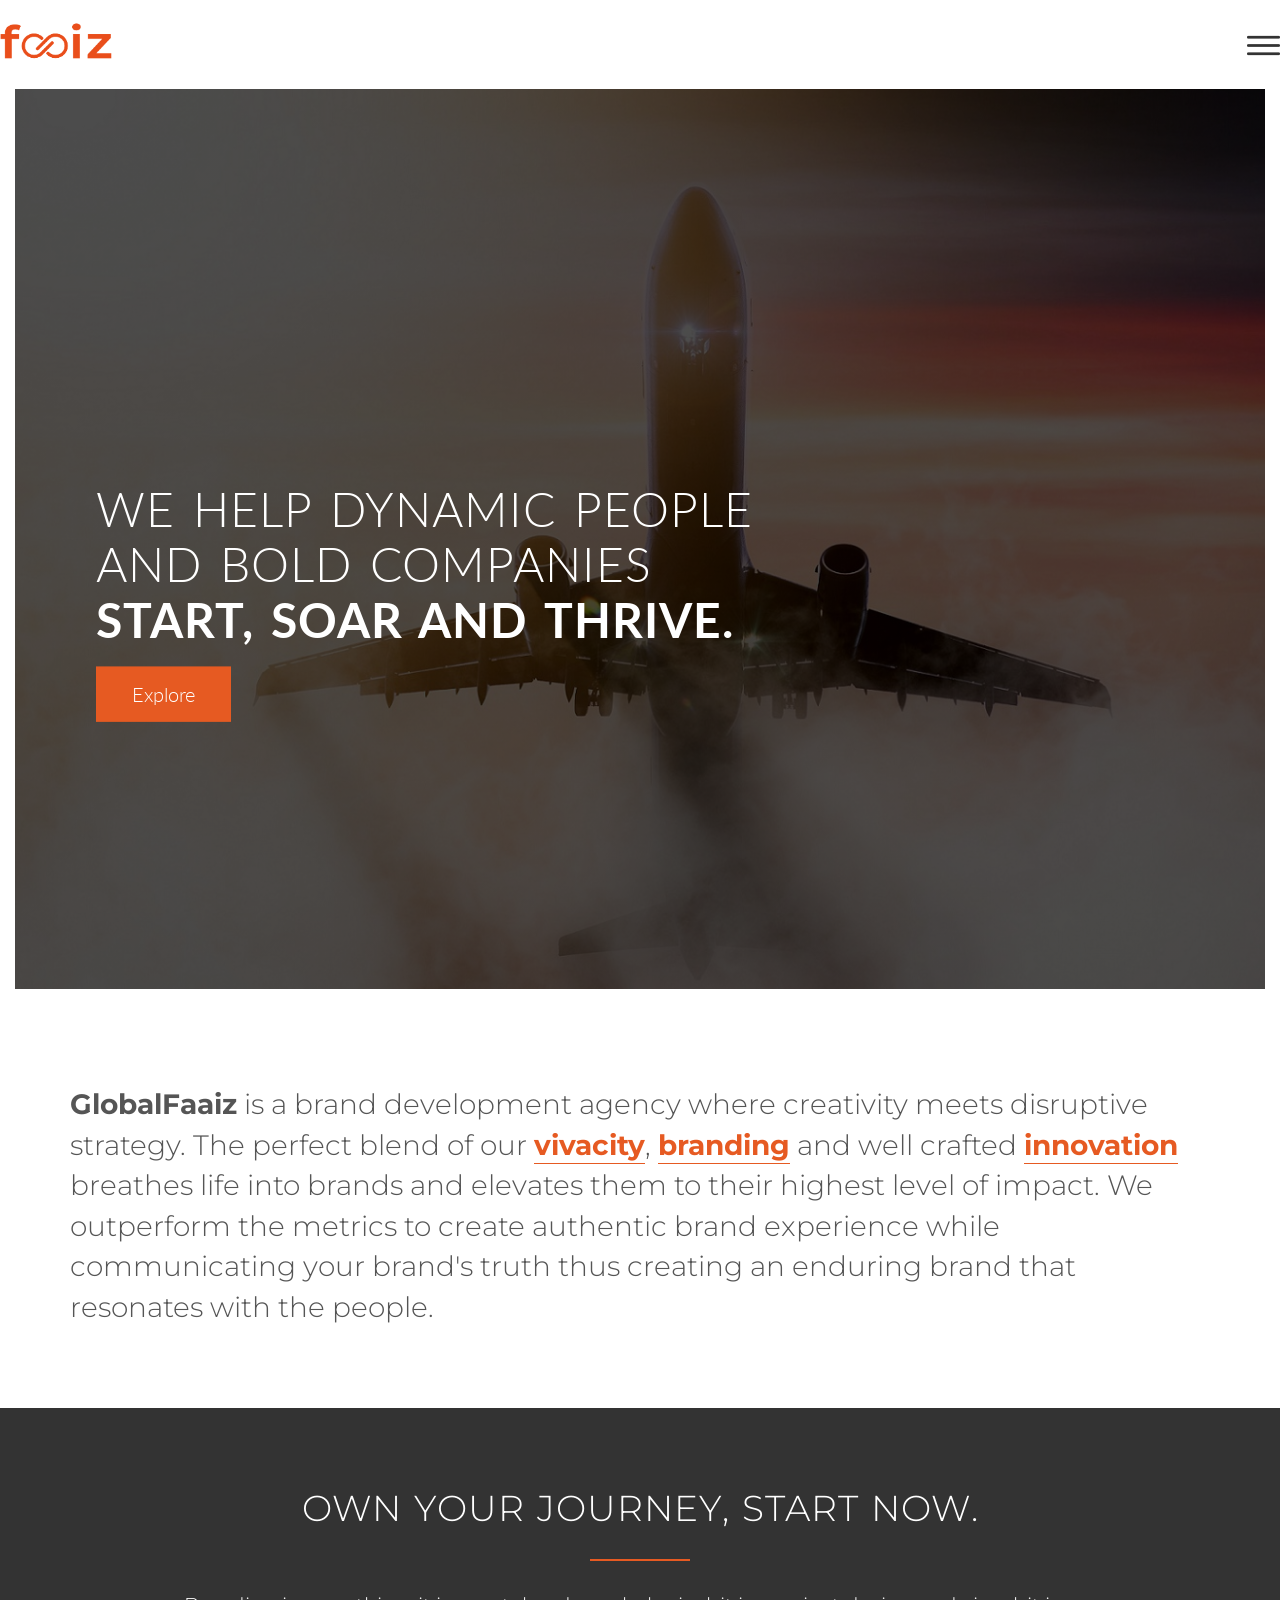
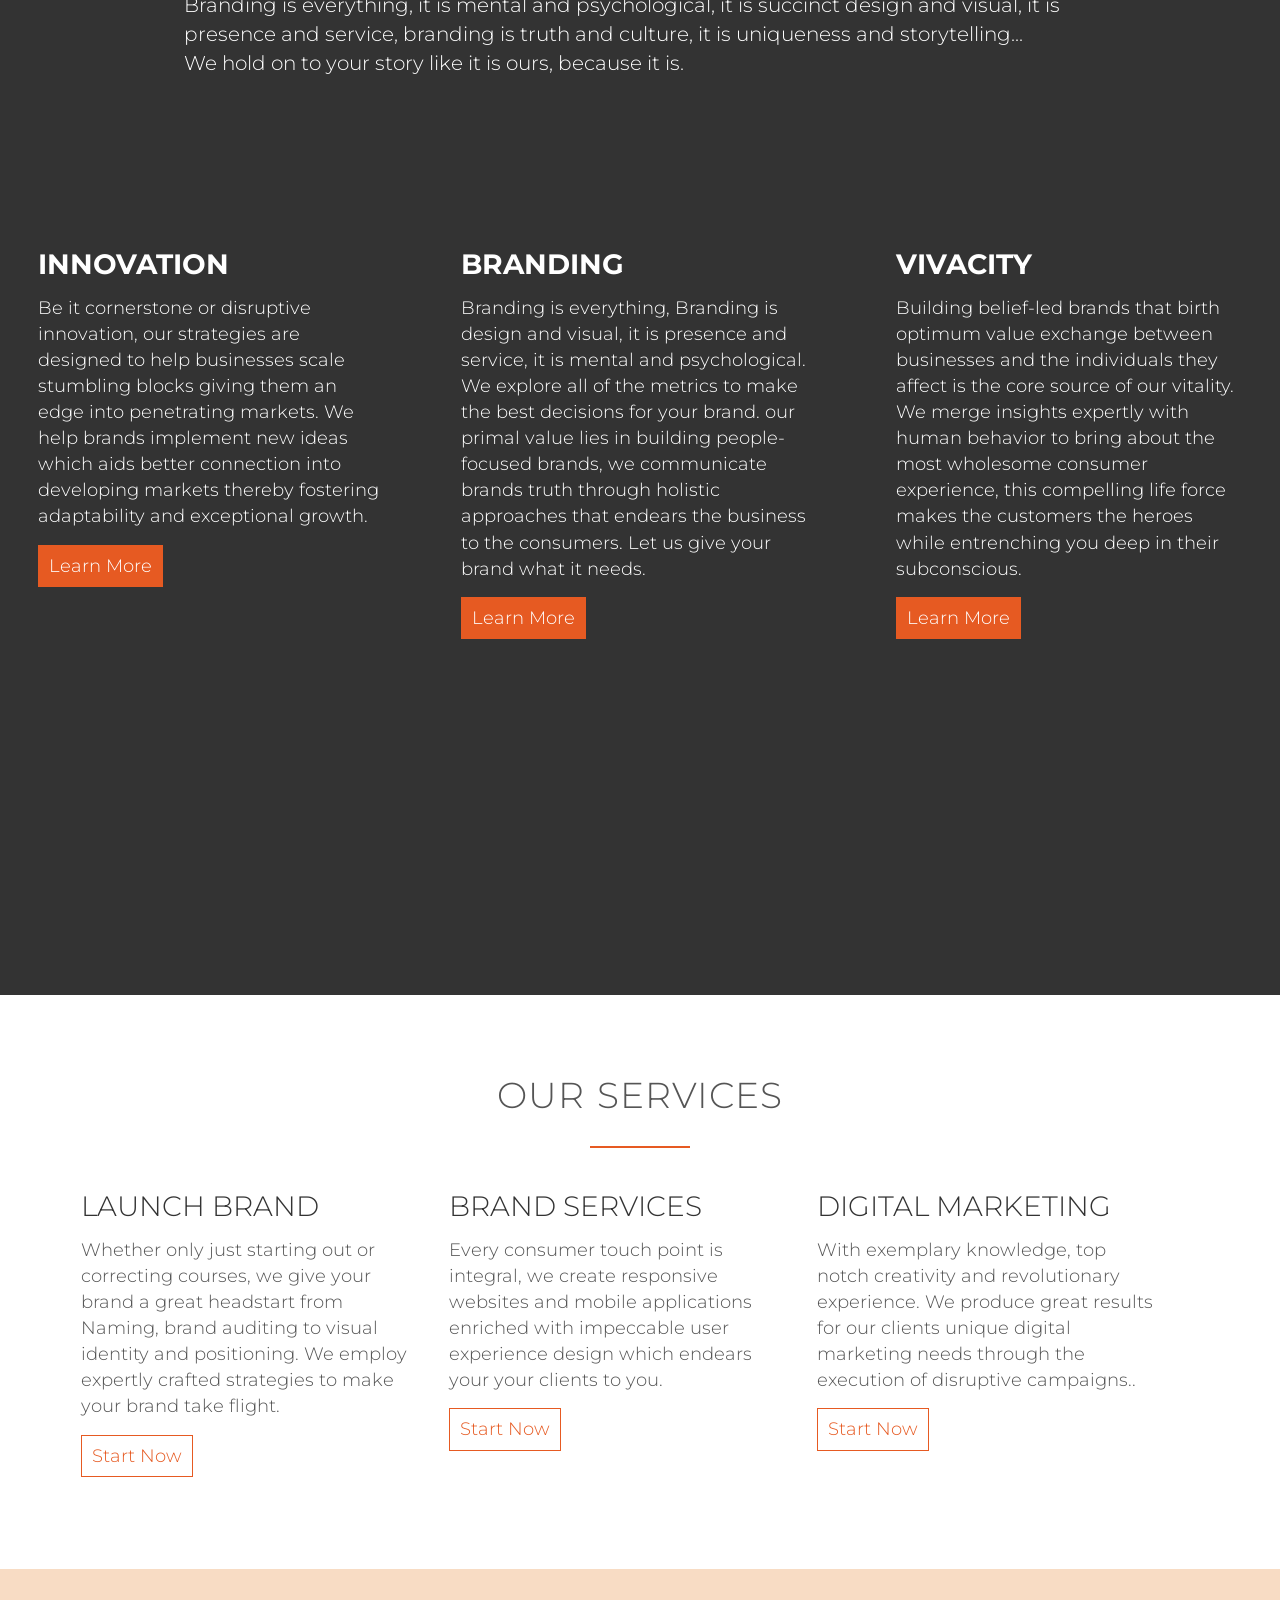
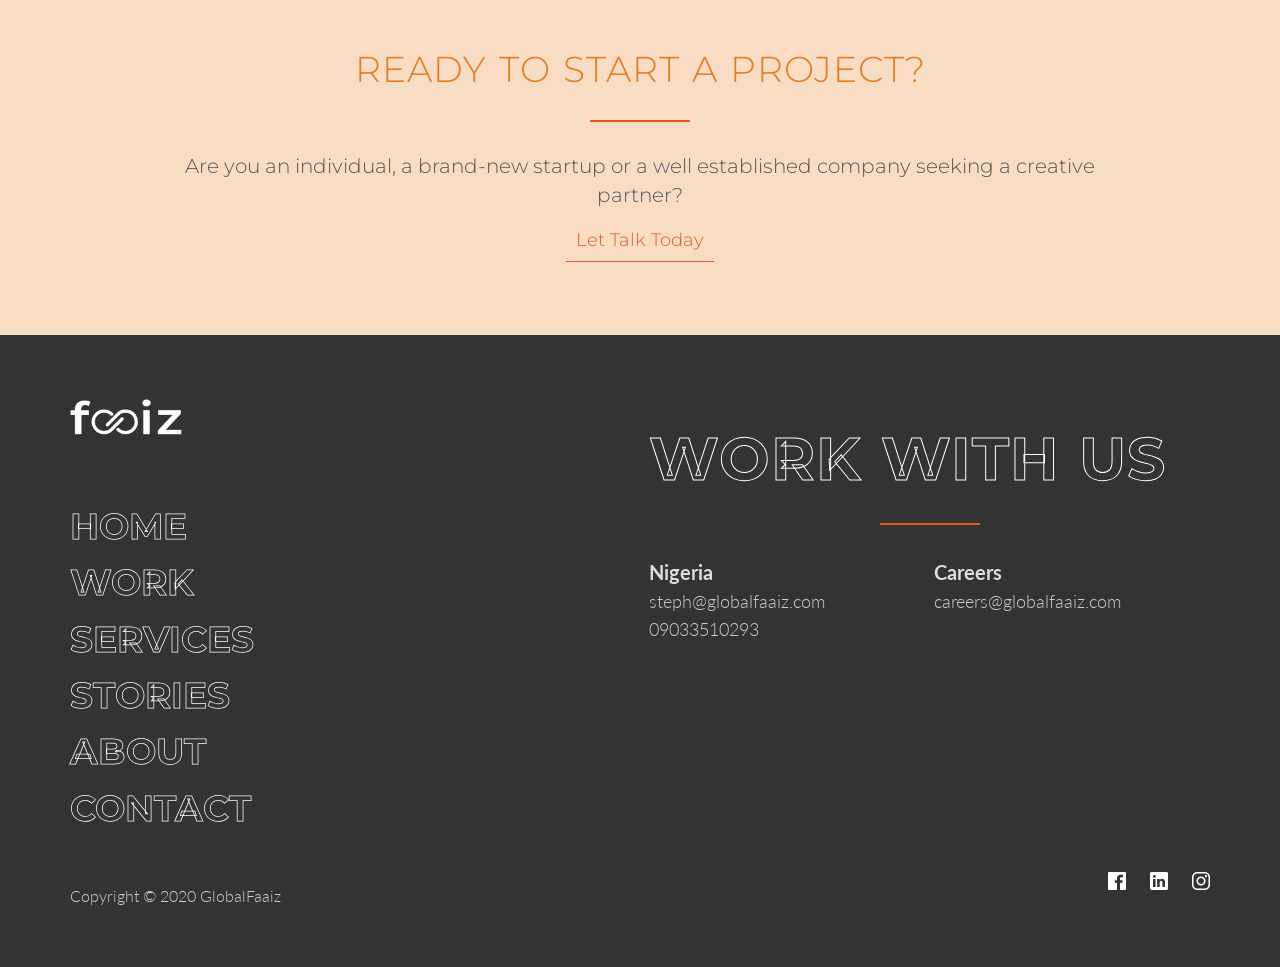
<file: GlobalFaaiz/corporate/index.html>
<!DOCTYPE html>
<html lang="en">
  <head>
    <meta name="viewport" content="width=device-width, initial-scale=1.0" />
    <link rel="stylesheet" type="text/css" href="vendors/css/normalize.css" />
    <link rel="stylesheet" type="text/css" href="vendors/css/grid.css" />
    <link
      rel="stylesheet"
      type="text/css"
      href="vendors/css/ionicons.min.css"
    />
    <link rel="stylesheet" type="text/css" href="resources/css/style.css" />
    <link rel="stylesheet" type="text/css" href="resources/css/queries.css" />
    <link
      href="https://fonts.googleapis.com/css?family=Lato:100,300,300i,400&display=swap"
      rel="stylesheet"
    />
    <link
      href="https://fonts.googleapis.com/css?family=Montserrat:400,800&display=swap"
      rel="stylesheet"
    />
    <title>Phoenix</title>
  </head>
  <body>
    <header>
      <nav>
        <div class="row">
          <img src="resources/img/logo_orange.png" class="logo" />
          <i class="ion-ios-menu main-nav" onclick="openNav()"></i>
          <div id="mySidenav" class="sidenav">
            <a href="javascript:void(0)" class="closebtn" onclick="closeNav()"
              >&times;</a
            >
            <a href="index.html">Home</a>
            <a href="work.html">Work</a>
            <a href="services.html">Services</a>
            <a href="https://globalfaaiz.com/dev" target="_blank">Stories</a>
            <a href="about.html">About</a>
            <a class="js--scroll-to-contact" href="#" onclick="closeNav()"
              >Contact</a
            >
            <ul class="social-icons-nav">
              <li>
                <a
                  href="https://m.facebook.com/Global-Faaiz-108661854065988/"
                  target="_blank"
                  ><i class="ion-logo-facebook"></i
                ></a>
              </li>
              <li>
                <a
                  href="https://www.linkedin.com/company/globalfaaiz/"
                  target="_blank"
                  ><i class="ion-logo-linkedin"></i
                ></a>
              </li>
              <li>
                <a
                  href="https://www.instagram.com/GlobalFaaiz_/"
                  target="_blank"
                  ><i class="ion-logo-instagram"></i
                ></a>
              </li>
            </ul>
          </div>

          <!-- Use any element to open the sidenav -->
          <span onclick="openNav()"></span>
        </div>
      </nav>
      <div class="headline">
        <div class="hero-text-box">
          <h1>
            We help dynamic people <br />and bold companies <br /><span
              >start, soar and thrive.</span
            >
          </h1>
          <a class="btn btn-full js--scroll-to-services" href="#">Explore</a>
        </div>
      </div>
    </header>
    <section class="section-intro">
      <div class="row">
        <p class="intro">
          <span>GlobalFaaiz</span> is a brand development agency where
          creativity meets disruptive strategy. The perfect blend of our
          <a href="services.html#section-vivacity">vivacity</a>,
          <a href="services.html#section-branding">branding</a> and well crafted
          <a href="services.html#section-innovation">innovation</a> breathes
          life into brands and elevates them to their highest level of impact.
          We outperform the metrics to create authentic brand experience while
          communicating your brand's truth thus creating an enduring brand that
          resonates with the people.
        </p>
      </div>
    </section>
    <section class="section-journey">
      <div class="row">
        <h2>Own your Journey, Start now.</h2>
        <p class="long-copy">
          Branding is everything, it is mental and psychological, it is succinct
          design and visual, it is presence and service, branding is truth and
          culture, it is uniqueness and storytelling... <br />
          We hold on to your story like it is ours, because it is.
        </p>
      </div>
      <div class="row journey-options">
        <div class="col span-1-of-3 box" id="innovation">
          <h3>Innovation</h3>
          <p>
            Be it cornerstone or disruptive innovation, our strategies are
            designed to help businesses scale stumbling blocks giving them an
            edge into penetrating markets. We help brands implement new ideas
            which aids better connection into developing markets thereby
            fostering adaptability and exceptional growth.
          </p>
          <a class="btn btn-full" href="services.html#section-innovation"
            >Learn More</a
          >
        </div>
        <div class="col span-1-of-3 box" id="branding">
          <h3>Branding</h3>
          <p>
            Branding is everything, Branding is design and visual, it is
            presence and service, it is mental and psychological. We explore all
            of the metrics to make the best decisions for your brand. our primal
            value lies in building people-focused brands, we communicate brands
            truth through holistic approaches that endears the business to the
            consumers. Let us give your brand what it needs.
          </p>
          <a class="btn btn-full" href="services.html#section-branding"
            >Learn More</a
          >
        </div>
        <div class="col span-1-of-3 box" id="vivacity">
          <h3>Vivacity</h3>
          <p>
            Building belief-led brands that birth optimum value exchange between
            businesses and the individuals they affect is the core source of our
            vitality. We merge insights expertly with human behavior to bring
            about the most wholesome consumer experience, this compelling life
            force makes the customers the heroes while entrenching you deep in
            their subconscious.
          </p>
          <a class="btn btn-full" href="services.html#section-vivacity"
            >Learn More</a
          >
        </div>
      </div>
    </section>
    <section id="services" class="section-services js--section-services">
      <div class="row">
        <h2>Our Services</h2>
        <div class="col span-1-of-3 box">
          <h3 style="color: #333">Launch Brand</h3>
          <p>
            Whether only just starting out or correcting courses, we give your
            brand a great headstart from Naming, brand auditing to visual
            identity and positioning. We employ expertly crafted strategies to
            make your brand take flight.
          </p>
          <a class="btn btn-ghost js--scroll-to-start" href="#">Start Now</a>
        </div>
        <div class="col span-1-of-3 box">
          <h3 style="color: #333">Brand Services</h3>
          <p>
            Every consumer touch point is integral, we create responsive
            websites and mobile applications enriched with impeccable user
            experience design which endears your your clients to you.
          </p>
          <a class="btn btn-ghost js--scroll-to-start" href="#">Start Now</a>
        </div>
        <div class="col span-1-of-3 box">
          <h3 style="color: #333">Digital marketing</h3>
          <p>
            With exemplary knowledge, top notch creativity and revolutionary
            experience. We produce great results for our clients unique digital
            marketing needs through the execution of disruptive campaigns..
          </p>
          <a class="btn btn-ghost js--scroll-to-start" href="#">Start Now</a>
        </div>
      </div>
    </section>
    <section class="section-project js--section-projects" id="section-project">
      <div class="row">
        <h2>Ready to start a project?</h2>
        <div class="long-copy">
          <p class="long-copy-center">
            Are you an individual, a brand-new startup or a well established
            company seeking a creative partner?
          </p>
          <a id="myBtn" class="btn btn-full lets-talk">Let Talk Today</a>
        </div>
      </div>
    </section>
    <!-- The Modal -->
    <div id="myModal" class="modal" style="color: black; font-size: 90%">
      <!-- Modal content -->
      <div class="modal-content">
        <div class="modal-header">
          <span class="close">&times;</span>
        </div>
        <div class="row">
          <form method="post" action="#" class="contact-form">
            <div class="row">
              <p
                style="font-weight: bold; margin-bottom: 10px; font-size: 110%"
              >
                Let's make your dream and ours come true
              </p>
            </div>
            <div class="row">
              <div class="col span-1-of-2">
                <label for="name">Full Name</label>
                <input
                  type="text"
                  name="name"
                  id="name"
                  required
                  style="
                    margin-top: 8px;
                    background-color: #eee;
                    height: 40px;
                    color: #555;
                  "
                />
              </div>
              <div class="col span-1-of-2">
                <label for="email">Email Address</label>
                <input
                  type="email"
                  name="email"
                  id="email"
                  style="
                    margin-top: 8px;
                    background-color: #eee;
                    height: 40px;
                    color: #555;
                  "
                />
              </div>
            </div>
            <div class="row">
              <div class="col span-1-of-2">
                <label for="company-name">Company Name</label>
                <input
                  type="text"
                  name="company-name"
                  id="company-name"
                  style="
                    margin-top: 8px;
                    background-color: #eee;
                    height: 40px;
                    color: #555;
                  "
                />
              </div>
              <div class="col span-1-of-2">
                <label for="title">Title/Role</label>
                <input
                  type="text"
                  name="title"
                  id="title-name"
                  style="
                    margin-top: 8px;
                    background-color: #eee;
                    height: 40px;
                    color: #555;
                  "
                />
              </div>
            </div>
            <div class="row">
              <input
                type="checkbox"
                id="brand-services"
                name="brand-services"
                value="Brand Services"
              />
              <label for="brand-services"
                >Brand Services (Identity, principles, visuals, strategy,
                positioning)</label
              ><br />
              <input type="checkbox" id="design" name="design" value="Design" />
              <label for="design"
                >Design (UI/UX design, Packaging and Graphic Design)</label
              ><br />
              <input
                type="checkbox"
                id="development"
                name="development"
                value="Development"
              />
              <label for="development"
                >Development (Mobile App, Custom Web, E-Commerce
                Solutions)</label
              ><br />
              <br />
            </div>
            <div class="row">
              <label
                >We would like you to tell us more about how better we can
                help</label
              ><br /><br />
              <textarea name="message" placeholder="Tell us more"> </textarea
              ><br /><br />
              <input type="submit" value="Submit" />
            </div>
          </form>
        </div>
      </div>
    </div>
    <footer>
      <div class="row">
        <div class="col span-1-of-2">
          <div style="margin-bottom: 10%">
            <img src="resources/img/logo_white.png" class="logo" />
          </div>
          <div class="footer-nav">
            <a href="index.html"><h3>Home</h3></a>
            <a href="work.html"><h3>Work</h3></a>
            <a href="services.html"><h3>Services</h3></a>
            <a href="https://globalfaaiz.com/dev" target="_blank"
              ><h3>Stories</h3></a
            >
            <a href="about.html"><h3>About</h3></a>
            <a href="index.html#section-project"><h3>Contact</h3></a>
          </div>
        </div>
        <div class="col span-1-of-2">
          <div class="work-with-us">
            <a href="work.html"> <h2>Work with us</h2></a>
          </div>
          <div class="row">
            <div class="address col span-1-of-2">
              <h3>Nigeria</h3>
              <p>steph@globalfaaiz.com</p>
              <p>09033510293</p>
            </div>
            <div class="address col span-1-of-2">
              <h3>Careers</h3>
              <p>careers@globalfaaiz.com</p>
            </div>
          </div>
        </div>
      </div>
      <div class="row">
        <div class="col span-1-of-2">
          <p>Copyright &copy; 2020 GlobalFaaiz</p>
        </div>
        <div class="col span-1-of-2">
          <ul class="social-icons">
            <li>
              <a
                href="https://m.facebook.com/Global-Faaiz-108661854065988/"
                target="_blank"
                ><i class="ion-logo-facebook"></i
              ></a>
            </li>
            <li>
              <a
                href="https://www.linkedin.com/company/globalfaaiz/"
                target="_blank"
                ><i class="ion-logo-linkedin"></i
              ></a>
            </li>
            <li>
              <a href="https://www.instagram.com/GlobalFaaiz_/" target="_blank"
                ><i class="ion-logo-instagram"></i
              ></a>
            </li>
          </ul>
        </div>
      </div>
    </footer>

    <script src="https://ajax.googleapis.com/ajax/libs/jquery/1.11.2/jquery.min.js"></script>
    <!-- <script src="//cdn.jsdelivr.net/respond/1.4.2/respond.min.js"></script>
    <script src="//cdn.jsdelivr.net/html5shiv/3.7.2/html5shiv.min.js"></script>
    <script src="//cdn.jsdelivr.net/selectivizr/1.0.3b/selectivizr.min.js"></script> -->
    <!-- <script src="vendors/js/jquery.waypoints.min.js"></script> -->
    <script src="resources/js/app.js"></script>
  </body>
</html>
</file>
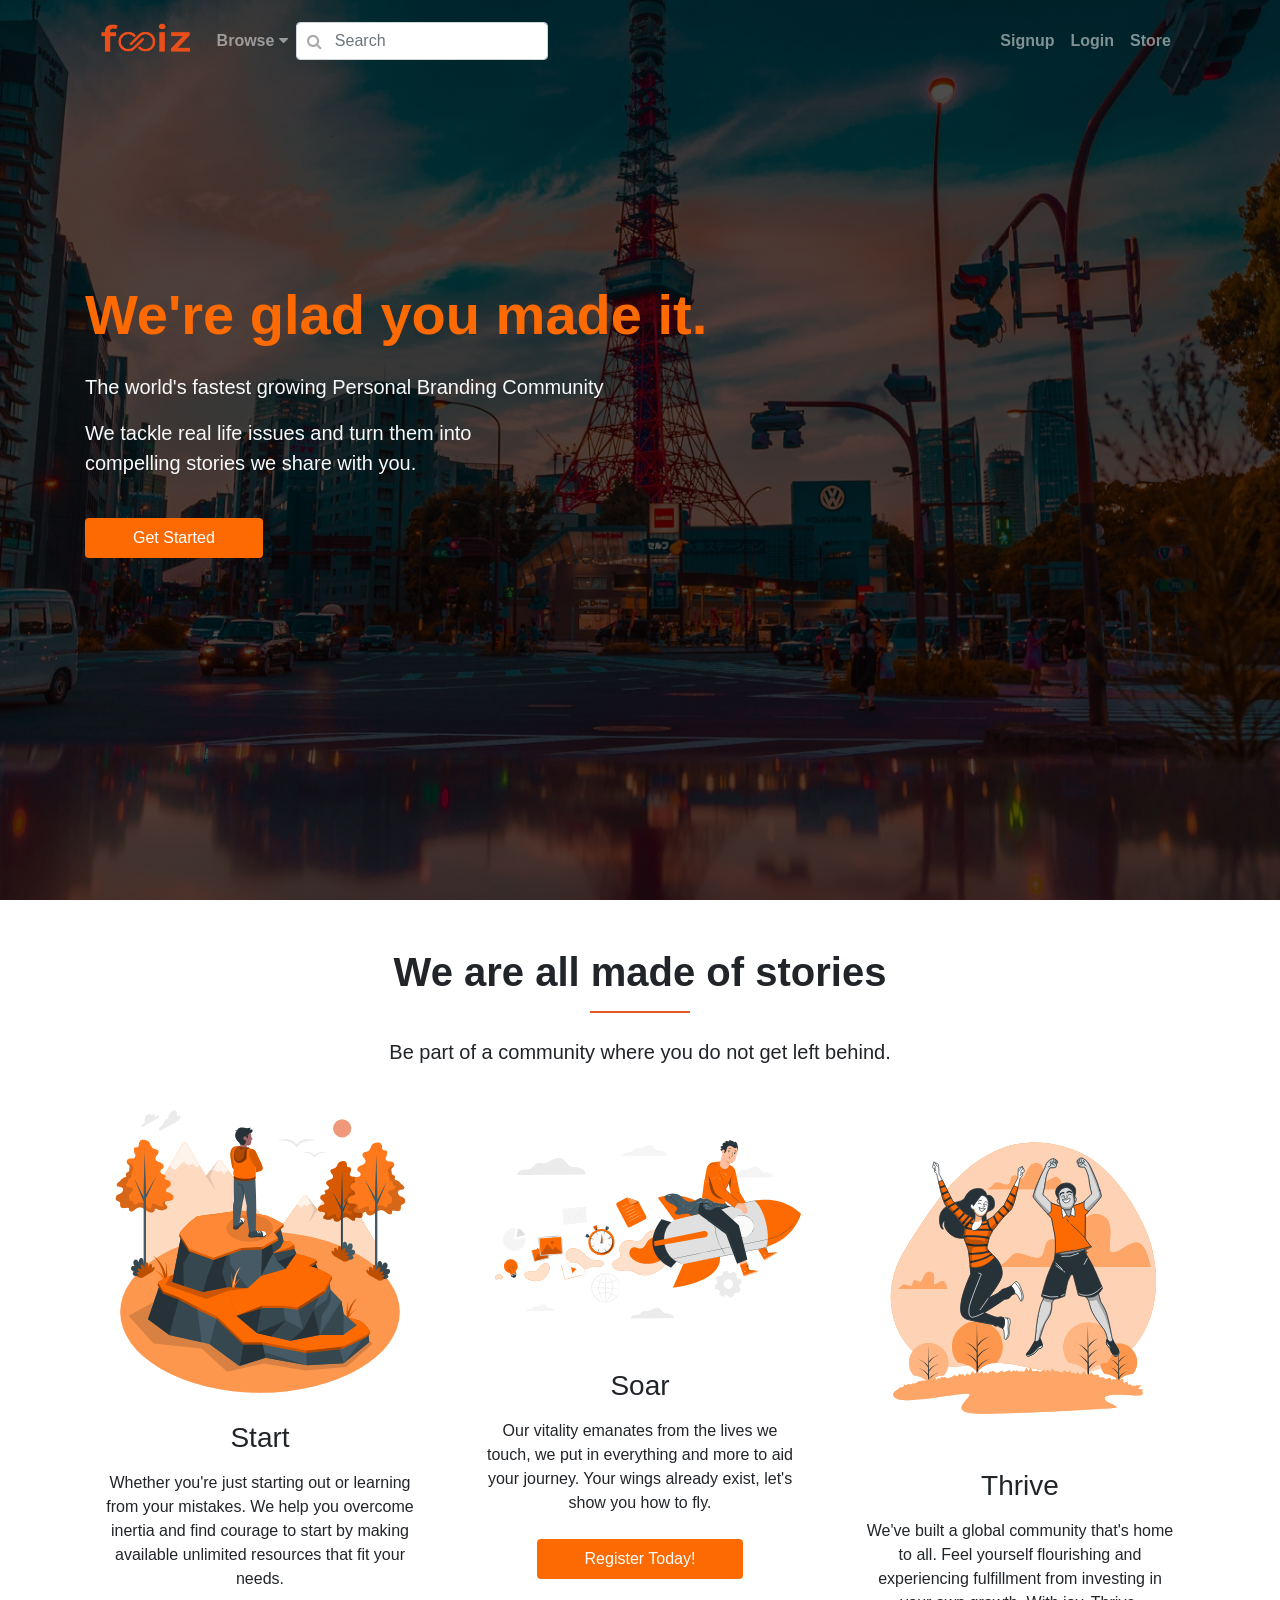
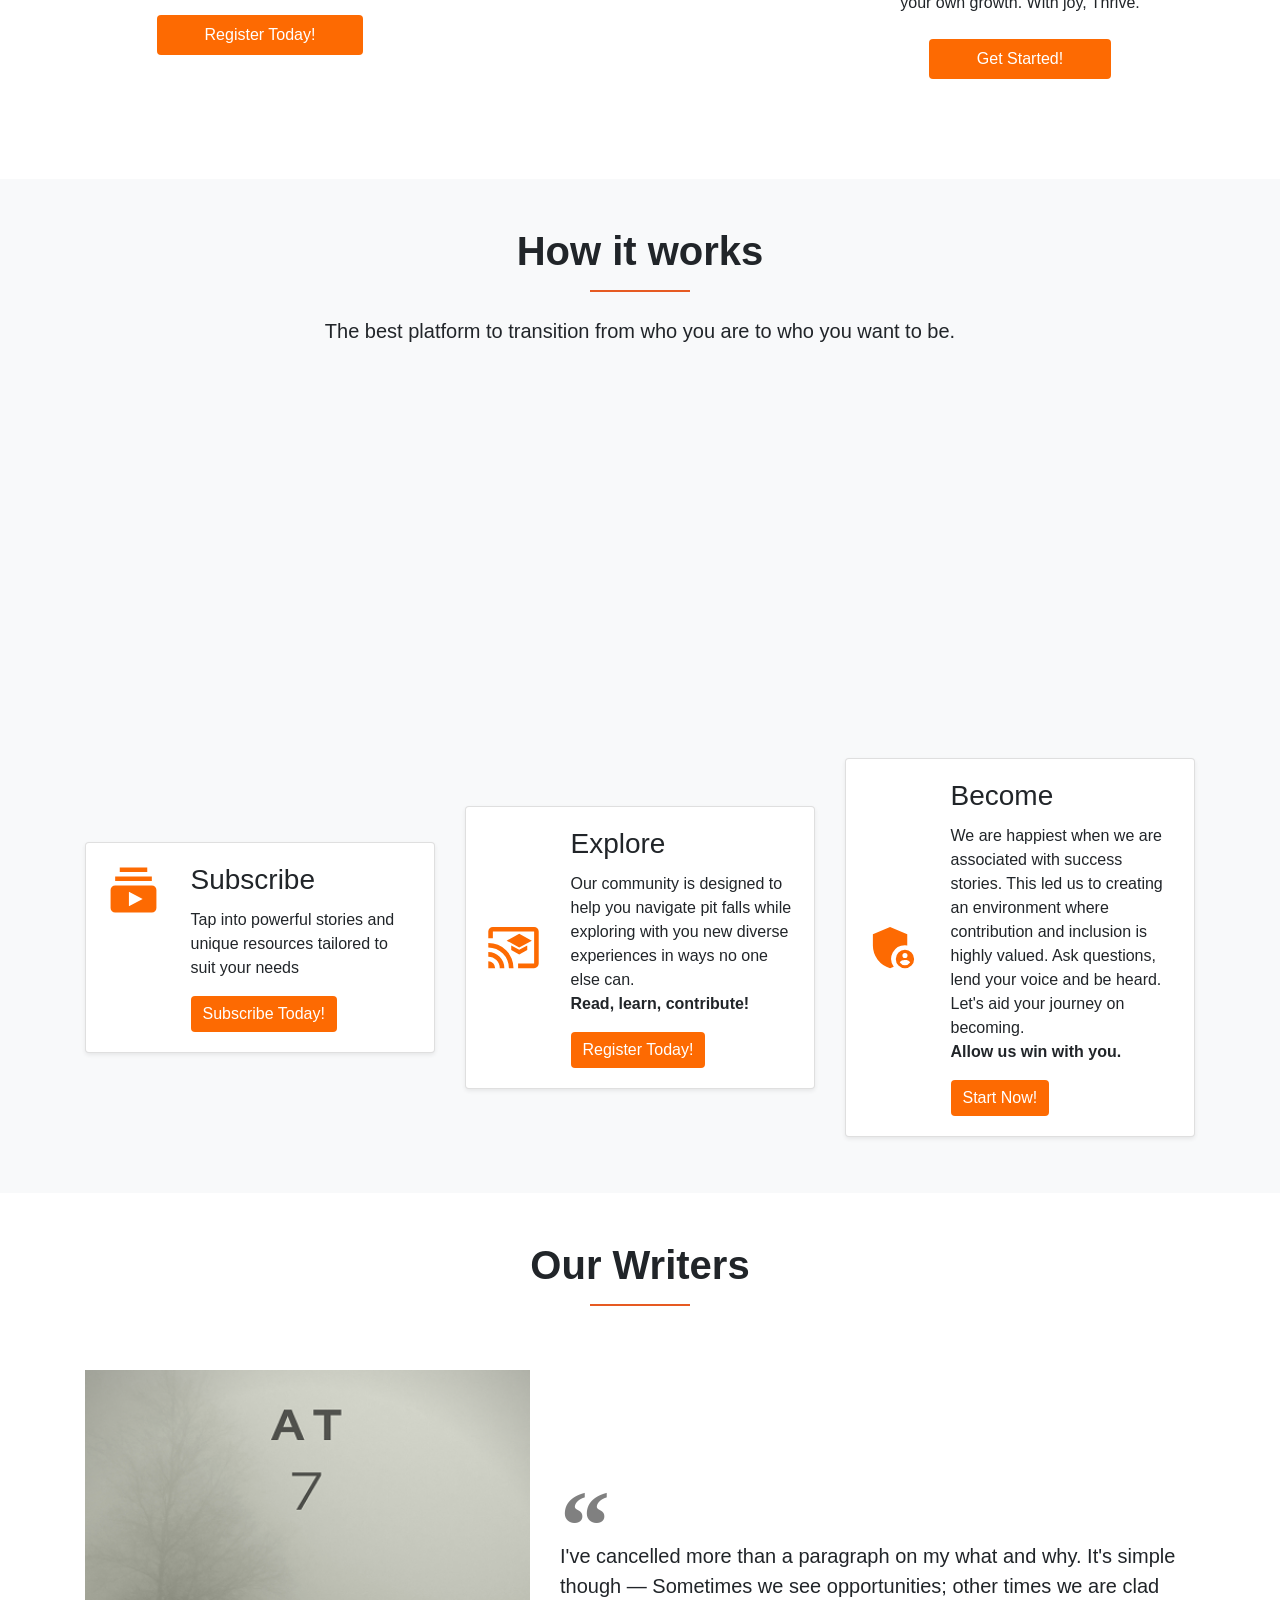
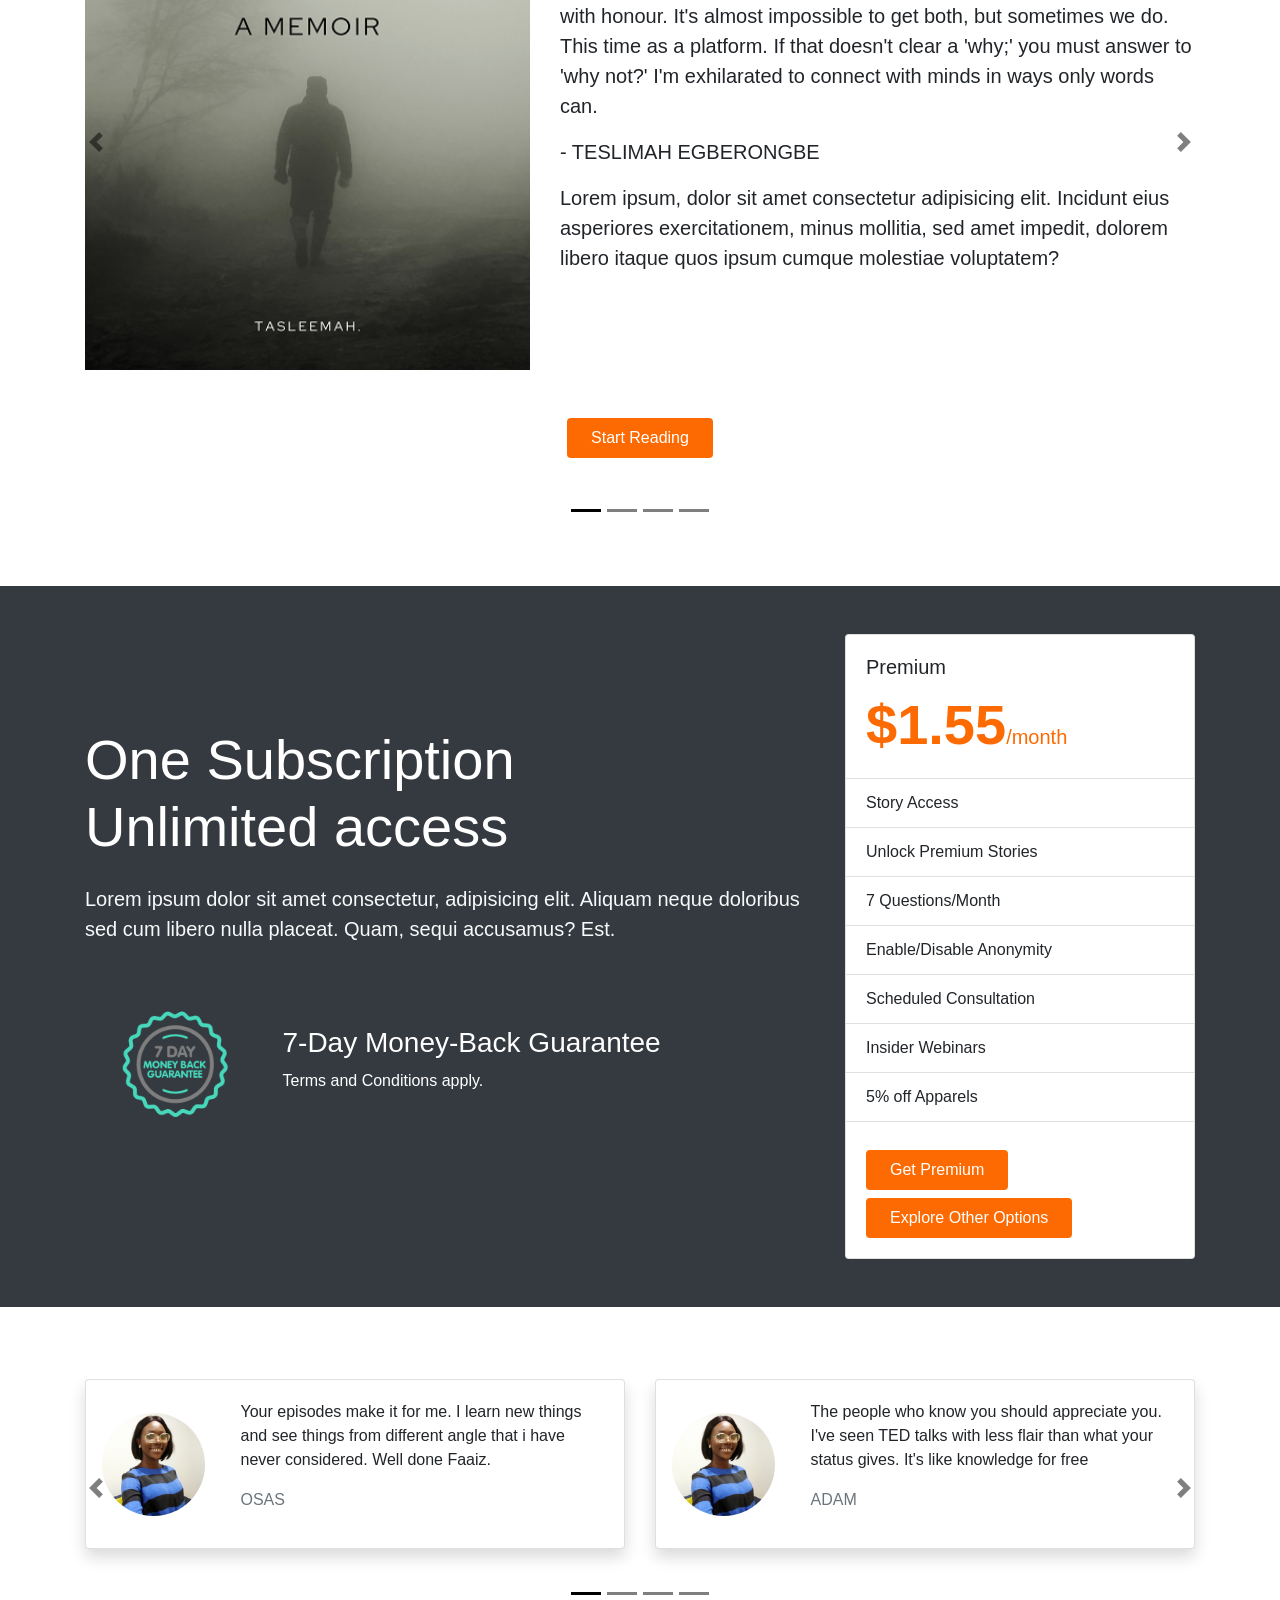
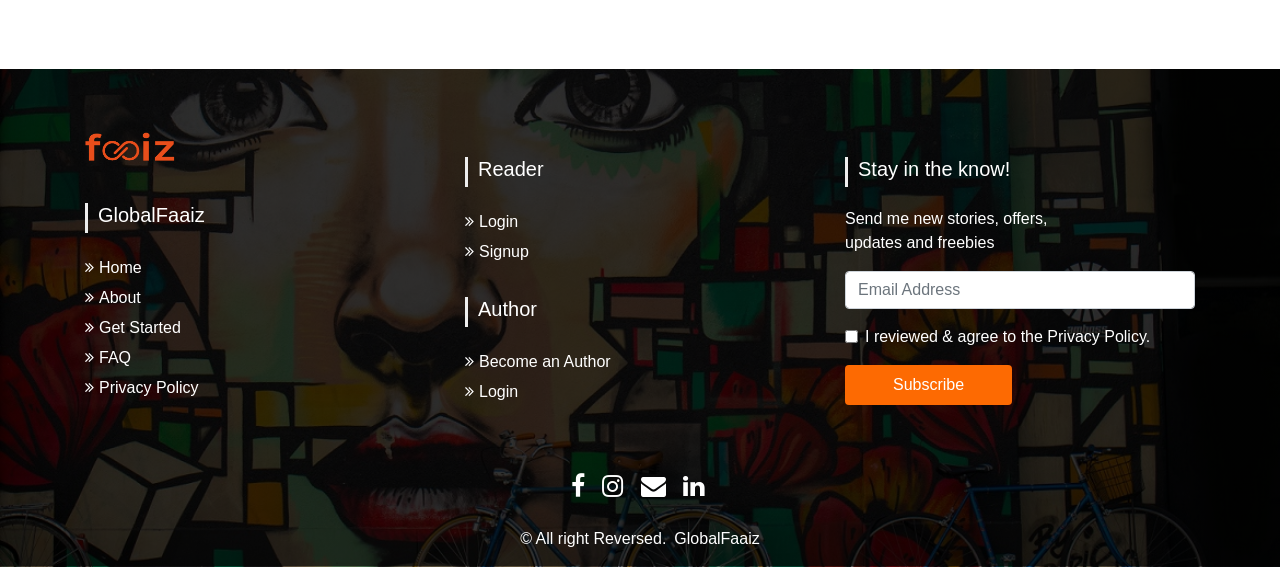
<file: GlobalFaaiz/personality/index.html>
<!DOCTYPE html>
<html lang="en">
  <head>
    <meta charset="utf-8" />
    <meta
      name="viewport"
      content="width=device-width, initial-scale=1, shrink-to-fit=no"
    />

    <title>GlobalFaaiz</title>

    <!-- CSS only -->
    <link
      rel="stylesheet"
      href="https://stackpath.bootstrapcdn.com/bootstrap/4.5.0/css/bootstrap.min.css"
    />

    <link
      rel="stylesheet"
      href="https://cdnjs.cloudflare.com/ajax/libs/font-awesome/4.7.0/css/font-awesome.min.css"
    />

    <link rel="stylesheet" href="assets/css/index.css" />
  </head>

  <body>
    <div style="overflow-x: hidden;">
      <header class="header_image" id="home">
        <div class="container h-100">
          <nav class="navbar navbar-expand-md navbar-dark py-3">
            <a class="navbar-brand mr-3" href="#">
              <img src="assets/img/logo.png" height="40" alt="Brand Logo" />
            </a>
            <button
              class="navbar-toggler"
              type="button"
              data-toggle="collapse"
              data-target="#navbarCollapse"
              aria-controls="navbarCollapse"
              aria-expanded="false"
              aria-label="Toggle navigation"
            >
              <span class="navbar-toggler-icon"></span>
            </button>
            <div class="collapse navbar-collapse" id="navbarCollapse">
              <ul class="navbar-nav">
                <li class="nav-item dropdown">
                  <a
                    class="nav-link font-weight-bold "
                    id="browse_genre"
                    role="button"
                    data-toggle="dropdown"
                    aria-haspopup="true"
                    aria-expanded="false"
                    >Browse <i class="fa fa-caret-down"></i
                  ></a>
                  <div
                    class="dropdown-menu mt-2"
                    aria-labelledby="browse_genre"
                  >
                    <div class="row no-gutters">
                      <div class="col-md-3 ">
                        <a class="dropdown-item" href="#">Academics</a>
                        <a class="dropdown-item" href="#">Ask Faaiz</a>
                        <a class="dropdown-item" href="#">Branding</a>
                        <a class="dropdown-item" href="#">Business</a>
                      </div>
                      <div class="col-md-3 ">
                        <a class="dropdown-item" href="#">Career</a>
                        <a class="dropdown-item" href="#">Fiction</a>
                        <a class="dropdown-item" href="#">Finance</a>
                        <a class="dropdown-item" href="#">Health</a>
                      </div>
                      <div class="col-md-3 ">
                        <a class="dropdown-item" href="#">History</a>
                        <a class="dropdown-item" href="#">How to?</a>
                        <a class="dropdown-item" href="#">Humor</a>
                        <a class="dropdown-item" href="#">Lifestyle</a>
                      </div>
                      <div class="col-md-3 ">
                        <a class="dropdown-item" href="#">Metafiction</a>
                        <a class="dropdown-item" href="#">Thriller</a>
                        <a class="dropdown-item" href="#">Religion</a>
                      </div>
                    </div>
                  </div>
                </li>
              </ul>

              <form class="form-inline mt-2 mt-md-0 has-search">
                <span class="fa fa-search form-control-feedback"></span>
                <input
                  class="form-control mr-sm-2"
                  type="text"
                  placeholder="Search"
                  aria-label="Search"
                />
              </form>

              <ul class="navbar-nav ml-auto">
                <li class="nav-item">
                  <a class="nav-link font-weight-bold" href="user/register.html"
                    >Signup</a
                  >
                </li>
                <li class="nav-item">
                  <a class="nav-link font-weight-bold" href="user/login.html"
                    >Login</a
                  >
                </li>
                <li class="nav-item">
                  <a class="nav-link font-weight-bold" href="#">Store</a>
                </li>
              </ul>
            </div>
          </nav>
          <div class="row h-75 align-items-center">
            <div class="col-12">
              <h1 class="display-4 primary font-weight-bold mb-4">
                We're glad you made it.
              </h1>
              <p class="lead text-light font-weight-normal">
                The world's fastest growing Personal Branding Community
              </p>
              <p class="lead text-light">
                We tackle real life issues and turn them into<br />compelling
                stories we share with you.
              </p>
              <a
                class="btn primary_button border-0 px-md-3 px-lg-5 px-sm-2 py-2 mt-4"
                href="#"
                role="button"
                >Get Started</a
              >
            </div>
          </div>
        </div>
      </header>

      <div class="py-5" id="about">
        <div class="container">
          <div class="row">
            <div class="pb-3 px-auto mx-auto text-center" style="width: 45rem;">
              <h2 class="h1 font-weight-bold pb-3">
                We are all made of stories
              </h2>
              <p class="lead font-weight-normal">
                Be part of a community where you do not get left behind.
              </p>
            </div>
          </div>
          <div class="row">
            <div class="col-sm-6 col-lg-4">
              <div class="card border-0 mb-4 mx-auto text-center">
                <img src="assets/img/desc0.svg" class="px-4" />
                <div class="card-body">
                  <h3 class="h3 card-title mb-3">Start</h3>
                  <p class="card-text">
                    Whether you're just starting out or learning from your
                    mistakes. We help you overcome inertia and find courage to
                    start by making available unlimited resources that fit your
                    needs.
                  </p>
                  <a
                    href="user/register.html"
                    class="btn primary_button border-0 px-md-3 px-lg-5 px-sm-2 py-2 my-2"
                    >Register Today!</a
                  >
                </div>
              </div>
            </div>

            <div class="col-sm-6 col-lg-4">
              <div class="card border-0 mb-4 mx-auto text-center">
                <img src="assets/img/desc1.svg" height="250" />
                <div class="card-body">
                  <h3 class="h3 card-title mb-3">Soar</h3>
                  <p class="card-text">
                    Our vitality emanates from the lives we touch, we put in
                    everything and more to aid your journey. Your wings already
                    exist, let's show you how to fly.
                  </p>
                  <a
                    href="user/register.html"
                    class="btn primary_button border-0 px-md-3 px-lg-5 px-sm-2 py-2 my-2"
                    >Register Today!</a
                  >
                </div>
              </div>
            </div>

            <div class="col-sm-6 col-lg-4">
              <div class="card border-0 mb-4 mx-auto text-center">
                <img src="assets/img/desc2.svg" class="" />
                <div class="card-body">
                  <h3 class="h3 card-title mb-3">Thrive</h3>
                  <p class="card-text">
                    We've built a global community that's home to all. Feel
                    yourself flourishing and experiencing fulfillment from
                    investing in your own growth. With joy, Thrive.
                  </p>
                  <a
                    href="user/register.html"
                    class="btn primary_button border-0 px-md-3 px-lg-5 px-sm-2 py-2 my-2"
                    >Get Started!</a
                  >
                </div>
              </div>
            </div>
          </div>
        </div>
      </div>

      <div class="py-5 bg-light">
        <div class="container">
          <div class="row">
            <div class="pb-3 px-auto mx-auto text-center" style="width: 45rem;">
              <h2 class="h1 font-weight-bold pb-3">How it works</h2>
              <p class="lead font-weight-normal">
                The best platform to transition from who you are to who you want
                to be.
              </p>
            </div>
            <div
              class="embed-responsive embed-responsive-16by9 mx-auto mb-5"
              style="max-width: 576px;"
            >
              <iframe
                class="embed-responsive-item"
                src="https://www.youtube.com/embed/zpOULjyy-n8?rel=0"
                allowfullscreen
              ></iframe>
            </div>
          </div>

          <div class="row">
            <div class="col-sm-6 col-md-4 my-auto">
              <div class="card shadow-sm my-2 how-it-works-card">
                <div class="card-body">
                  <div class="row">
                    <div class="col-md-3">
                      <img
                        src="assets/img/subscribe.svg"
                        class="card-img icon"
                        alt="Subscribe"
                      />
                    </div>
                    <div class="col-md-9">
                      <h3 class="h3 card-title">Subscribe</h3>
                      <p class="card-text">
                        Tap into powerful stories and unique resources tailored
                        to suit your needs
                      </p>
                      <a
                        href="user/register.html"
                        class="btn primary_button border-0"
                        >Subscribe Today!</a
                      >
                    </div>
                  </div>
                </div>
              </div>
            </div>

            <div class="col-sm-6 col-md-4 my-auto">
              <div class="card shadow-sm my-2 how-it-works-card">
                <div class="card-body">
                  <div class="row">
                    <div class="col-md-3 my-auto">
                      <img
                        src="assets/img/explore.svg"
                        class="card-img icon"
                        alt="Explore"
                      />
                    </div>
                    <div class="col-md-9">
                      <h3 class="h3 card-title">Explore</h3>
                      <p class="card-text">
                        Our community is designed to help you navigate pit falls
                        while exploring with you new diverse experiences in ways
                        no one else can. <br /><strong
                          >Read, learn, contribute!</strong
                        >
                      </p>
                      <a
                        href="user/register.html"
                        class="btn primary_button border-0"
                        >Register Today!</a
                      >
                    </div>
                  </div>
                </div>
              </div>
            </div>

            <div class="col-sm-6 col-md-4 my-auto">
              <div class="card shadow-sm my-2 how-it-works-card">
                <div class="card-body">
                  <div class="row">
                    <div class="col-md-3 my-auto">
                      <img
                        src="assets/img/become.svg"
                        class="card-img icon"
                        alt="Become"
                      />
                    </div>
                    <div class="col-md-9">
                      <h3 class="h3 card-title">Become</h3>
                      <p class="card-text">
                        We are happiest when we are associated with success
                        stories. This led us to creating an environment where
                        contribution and inclusion is highly valued. Ask
                        questions, lend your voice and be heard. Let's aid your
                        journey on becoming.<br />
                        <strong>Allow us win with you.</strong>
                      </p>
                      <a
                        href="user/register.html"
                        class="btn primary_button border-0"
                        >Start Now!</a
                      >
                    </div>
                  </div>
                </div>
              </div>
            </div>
          </div>
        </div>
      </div>

      <div class="py-5">
        <div class="row">
          <div class="pb-3 px-auto mx-auto text-center" style="width: 45rem;">
            <h2 class="h1 font-weight-bold pb-3">Our Writers</h2>
          </div>
        </div>
        <div id="mCarousel" class="carousel slide py-4" data-ride="carousel">
          <ol class="carousel-indicators">
            <li data-target="#myCarousel" data-slide-to="0" class="active"></li>
            <li data-target="#myCarousel" data-slide-to="1"></li>
            <li data-target="#myCarousel" data-slide-to="2"></li>
            <li data-target="#myCarousel" data-slide-to="3"></li>
          </ol>
          <div class="carousel-inner mb-5">
            <div class="carousel-item active mb-2">
              <div class="container">
                <div class="row">
                  <div class="col-md-5">
                    <img
                      src="assets/img/book1.png"
                      class="w-100"
                      style="height: 600px;"
                    />
                  </div>
                  <div class="col-md-7 my-auto">
                    <p class="quotation-mark">“</p>
                    <p class="lead font-weight-normal">
                      I've cancelled more than a paragraph on my what and why.
                      It's simple though — Sometimes we see opportunities; other
                      times we are clad with honour. It's almost impossible to
                      get both, but sometimes we do. This time as a platform. If
                      that doesn't clear a 'why;' you must answer to 'why not?'
                      I'm exhilarated to connect with minds in ways only words
                      can.
                    </p>
                    <p class="lead">
                      - TESLIMAH EGBERONGBE
                    </p>
                    <p class="lead">
                      Lorem ipsum, dolor sit amet consectetur adipisicing elit.
                      Incidunt eius asperiores exercitationem, minus mollitia,
                      sed amet impedit, dolorem libero itaque quos ipsum cumque
                      molestiae voluptatem?
                    </p>
                  </div>
                </div>
                <div class="row">
                  <div class="col-12 text-center">
                    <a
                      href="user/register.html"
                      class="btn primary_button border-0 px-4 py-2 mt-5"
                      >Start Reading</a
                    >
                  </div>
                </div>
              </div>
            </div>
            <div class="carousel-item mb-2">
              <div class="container">
                <div class="row">
                  <div class="col-md-5 order-md-2">
                    <img
                      src="assets/img/book5.png"
                      class="w-100"
                      style="height: 600px;"
                    />
                  </div>
                  <div class="col-md-7 order-md-1 my-auto">
                    <p class="quotation-mark">“</p>
                    <p class="lead font-weight-normal">
                      Why I’ve chosen to join this platform and why it excites
                      me are basically the same, an indigenous platform which
                      gives a chance for self expression to our writers is one
                      that I find irresistible. I’m excited to share my work to
                      my local community, without a need to outsource to foreign
                      websites and forums. This is home.
                    </p>
                    <p class="lead">
                      - VICTORY WRIGHTS
                    </p>
                    <p class="lead">
                      Lorem ipsum, dolor sit amet consectetur adipisicing elit.
                      Incidunt eius asperiores exercitationem, minus mollitia,
                      sed amet impedit, dolorem libero itaque quos ipsum cumque
                      molestiae voluptatem?
                    </p>
                  </div>
                </div>
                <div class="row">
                  <div class="col-12 text-center">
                    <a
                      href="user/register.html"
                      class="btn primary_button border-0 px-4 py-2 mt-5"
                      >Start Reading</a
                    >
                  </div>
                </div>
              </div>
            </div>
            <div class="carousel-item mb-2">
              <div class="container">
                <div class="row">
                  <div class="col-md-5">
                    <img
                      src="assets/img/book7.png"
                      class="w-100"
                      style="height: 600px;"
                    />
                  </div>
                  <div class="col-md-7 my-auto">
                    <p class="quotation-mark">“</p>
                    <p class="lead font-weight-normal">
                      Lorem ipsum dolor sit amet consectetur adipisicing elit.
                      At saepe tempora porro, corrupti ad eum velit explicabo
                      accusantium est voluptatibus. Iure voluptatibus earum
                      consequatur optio ex illo, officia minus molestiae.
                    </p>
                    <p class="lead">
                      - ISAAC
                    </p>
                    <p class="lead">
                      Lorem ipsum, dolor sit amet consectetur adipisicing elit.
                      Incidunt eius asperiores exercitationem, minus mollitia,
                      sed amet impedit, dolorem libero itaque quos ipsum cumque
                      molestiae voluptatem?
                    </p>
                  </div>
                </div>
                <div class="row">
                  <div class="col-12 text-center">
                    <a
                      href="user/register.html"
                      class="btn primary_button border-0 px-4 py-2 mt-5"
                      >Start Reading</a
                    >
                  </div>
                </div>
              </div>
            </div>
            <div class="carousel-item mb-2">
              <div class="container">
                <div class="row">
                  <div class="col-md-5 order-md-2">
                    <img
                      src="assets/img/book8.png"
                      class="w-100"
                      style="height: 600px;"
                    />
                  </div>
                  <div class="col-md-7 order-md-1 my-auto">
                    <p class="quotation-mark">“</p>
                    <p class="lead font-weight-normal">
                      My excitement emanates from the challenge this exposes me
                      to.I am relishing being pulled out of my comfort zone as
                      I'd be doing stories where I can incorporate creativity,
                      poetry as well as being on the same playing field with
                      seasoned professionals, consultants and authors.
                    </p>
                    <p class="lead">
                      - MERCY AKINLUWA
                    </p>
                    <p class="lead">
                      Lorem ipsum, dolor sit amet consectetur adipisicing elit.
                      Incidunt eius asperiores exercitationem, minus mollitia,
                      sed amet impedit, dolorem libero itaque quos ipsum cumque
                      molestiae voluptatem?
                    </p>
                  </div>
                </div>
                <div class="row">
                  <div class="col-12 text-center">
                    <a
                      href="user/register.html"
                      class="btn primary_button border-0 px-4 py-2 mt-5"
                      >Start Reading</a
                    >
                  </div>
                </div>
              </div>
            </div>
          </div>
          <a
            class="carousel-control-prev"
            href="#mCarousel"
            role="button"
            data-slide="prev"
          >
            <span class="carousel-control-prev-icon" aria-hidden="true"></span>
            <span class="sr-only">Previous</span>
          </a>
          <a
            class="carousel-control-next"
            href="#mCarousel"
            role="button"
            data-slide="next"
          >
            <span class="carousel-control-next-icon" aria-hidden="true"></span>
            <span class="sr-only">Next</span>
          </a>
        </div>
      </div>

      <div class="py-5 bg-dark">
        <div class="container">
          <div class="row">
            <div class="col-md-7 col-lg-8 how-it-works-card my-auto">
              <h3 class="display-4 secondary mb-4 font-weight-lighter">
                One Subscription <br />Unlimited access
              </h3>
              <p class="lead text-light">
                Lorem ipsum dolor sit amet consectetur, adipisicing elit.
                Aliquam neque doloribus sed cum libero nulla placeat. Quam,
                sequi accusamus? Est.
              </p>
              <div class="py-5 how-it-works-card">
                <div class="container">
                  <div class="row align-items-center">
                    <div class="col-lg-3 col-md-4">
                      <img src="assets/img/7Day.png" width="150" />
                    </div>
                    <h3 class="h3 secondary col-lg-9 col-md-8">
                      7-Day Money-Back Guarantee<br /><span
                        style="font-size: 1rem;"
                        class="font-weight-light"
                        >Terms and Conditions apply.</span
                      >
                    </h3>
                  </div>
                </div>
              </div>
            </div>
            <div class="col-md-5 col-lg-4">
              <div class="card">
                <div class="card-body">
                  <h5 class="card-title">Premium</h5>
                  <p class="card-text display-4 font-weight-bold primary">
                    $1.55<span class="lead">/month</span>
                  </p>
                </div>
                <ul class="list-group list-group-flush">
                  <li class="list-group-item">Story Access</li>
                  <li class="list-group-item">Unlock Premium Stories</li>
                  <li class="list-group-item">7 Questions/Month</li>
                  <li class="list-group-item">Enable/Disable Anonymity</li>
                  <li class="list-group-item">Scheduled Consultation</li>
                  <li class="list-group-item">Insider Webinars</li>
                  <li class="list-group-item">5% off Apparels</li>
                </ul>
                <div class="card-body">
                  <a
                    href="user/register.html"
                    class="btn primary_button border-0 px-4 py-2 mt-2"
                    >Get Premium</a
                  >
                  <a
                    href="user/register.html"
                    class="btn primary_button border-0 px-4 py-2 mt-2"
                    >Explore Other Options</a
                  >
                </div>
              </div>
            </div>
          </div>
        </div>
      </div>

      <div class="py-5">
        <div id="myCarousel" class="carousel slide py-4" data-ride="carousel">
          <ol class="carousel-indicators">
            <li data-target="#myCarousel" data-slide-to="0" class="active"></li>
            <li data-target="#myCarousel" data-slide-to="1"></li>
            <li data-target="#myCarousel" data-slide-to="2"></li>
            <li data-target="#myCarousel" data-slide-to="3"></li>
          </ol>
          <div class="carousel-inner mb-4">
            <div class="carousel-item active">
              <div class="container">
                <div class="row">
                  <div class="col-sm-12 col-md-6 mb-4">
                    <div class="card shadow">
                      <div class="row no-gutters align-items-center">
                        <div class="col-sm-4 col-md-4 col-lg-3 px-3 px-auto">
                          <img
                            src="assets/img/toyosi.jpg"
                            class="card-img rounded-circle my-4"
                          />
                        </div>
                        <div class="col-sm-8 col-md-8 col-lg-9">
                          <div class="card-body">
                            <p class="card-text">
                              Your episodes make it for me. I learn new things
                              and see things from different angle that i have
                              never considered. Well done Faaiz.
                            </p>
                            <p class="text-muted align-right">OSAS</p>
                          </div>
                        </div>
                      </div>
                    </div>
                  </div>
                  <div class="col-sm-12 col-md-6 mb-4">
                    <div class="card shadow">
                      <div class="row no-gutters align-items-center">
                        <div class="col-sm-4 col-md-4 col-lg-3 px-3 px-auto">
                          <img
                            src="assets/img/toyosi.jpg"
                            class="card-img rounded-circle my-4"
                          />
                        </div>
                        <div class="col-sm-8 col-md-8 col-lg-9">
                          <div class="card-body">
                            <p class="card-text">
                              The people who know you should appreciate you.
                              I've seen TED talks with less flair than what your
                              status gives. It's like knowledge for free
                            </p>
                            <p class="text-muted align-right">ADAM</p>
                          </div>
                        </div>
                      </div>
                    </div>
                  </div>
                </div>
              </div>
            </div>
            <div class="carousel-item">
              <div class="container">
                <div class="row">
                  <div class="col-sm-12 col-md-6 mb-4">
                    <div class="card shadow">
                      <div class="row no-gutters align-items-center">
                        <div class="col-sm-4 col-md-4 col-lg-3 px-3 px-auto">
                          <img
                            src="assets/img/toyosi.jpg"
                            class="card-img rounded-circle my-4"
                          />
                        </div>
                        <div class="col-sm-8 col-md-8 col-lg-9">
                          <div class="card-body">
                            <p class="card-text">
                              Sincerely, it is as though you have a pair of
                              spectacles enabling you to see deeper into
                              problems man longs to dissipate and solve. And
                              luckily for any man who reads you, he will get the
                              answers to his worries except he still isn't ready
                              to tackle himself. Kudos! Keep the ball rolling.
                            </p>
                            <p class="text-muted align-right">ZAINAB</p>
                          </div>
                        </div>
                      </div>
                    </div>
                  </div>
                  <div class="col-sm-12 col-md-6 mb-4">
                    <div class="card shadow">
                      <div class="row no-gutters align-items-center">
                        <div class="col-sm-4 col-md-4 col-lg-3 px-3">
                          <img
                            src="assets/img/toyosi.jpg"
                            class="card-img rounded-circle my-4"
                          />
                        </div>
                        <div class="col-sm-8 col-md-8 col-lg-9">
                          <div class="card-body">
                            <p class="card-text">
                              Your sessions are intense, I particularly loved
                              the Pomodoro session. Maybe because everyone was
                              finding an effective way of studying then. But I
                              commend the creativity, and the message was fully
                              delivered with a touch of creativity or should I
                              say professionalism.
                            </p>
                            <p class="text-muted align-right">QUDUS</p>
                          </div>
                        </div>
                      </div>
                    </div>
                  </div>
                </div>
              </div>
            </div>
            <div class="carousel-item">
              <div class="container">
                <div class="row">
                  <div class="col-sm-12 col-md-6 mb-4">
                    <div class="card shadow">
                      <div class="row no-gutters align-items-center">
                        <div class="col-sm-4 col-md-4 col-lg-3 px-3">
                          <img
                            src="assets/img/toyosi.jpg"
                            class="card-img rounded-circle my-4"
                          />
                        </div>
                        <div class="col-sm-8 col-md-8 col-lg-9">
                          <div class="card-body">
                            <p class="card-text">
                              You may not know it, but you're inspiring lives
                              and I'm one of them.
                            </p>
                            <p class="text-muted align-right">RASHEED</p>
                          </div>
                        </div>
                      </div>
                    </div>
                  </div>
                  <div class="col-sm-12 col-md-6 mb-4">
                    <div class="card shadow">
                      <div class="row no-gutters align-items-center">
                        <div class="col-sm-4 col-md-4 col-lg-3 px-3">
                          <img
                            src="assets/img/toyosi.jpg"
                            class="card-img rounded-circle my-4"
                          />
                        </div>
                        <div class="col-sm-8 col-md-8 col-lg-9">
                          <div class="card-body">
                            <p class="card-text">
                              Thanks a bunch of millions (if there is anything
                              like that).
                            </p>
                            <p class="text-muted align-right">AISHA</p>
                          </div>
                        </div>
                      </div>
                    </div>
                  </div>
                </div>
              </div>
            </div>
            <div class="carousel-item">
              <div class="container">
                <div class="row">
                  <div class="col-sm-12 col-md-6 mb-4">
                    <div class="card shadow">
                      <div class="row no-gutters align-items-center">
                        <div class="col-sm-4 col-md-4 col-lg-3 px-3">
                          <img
                            src="assets/img/toyosi.jpg"
                            class="card-img rounded-circle my-4"
                          />
                        </div>
                        <div class="col-sm-8 col-md-8 col-lg-9">
                          <div class="card-body">
                            <p class="card-text">
                              I really really really really love it here.
                            </p>
                            <p class="text-muted align-right">BETH</p>
                          </div>
                        </div>
                      </div>
                    </div>
                  </div>
                  <div class="col-sm-12 col-md-6 mb-4">
                    <div class="card shadow">
                      <div class="row no-gutters align-items-center">
                        <div class="col-sm-4 col-md-4 col-lg-3 px-3">
                          <img
                            src="assets/img/rasheed.jpg"
                            class="card-img rounded-circle my-4"
                          />
                        </div>
                        <div class="col-sm-8 col-md-8 col-lg-9">
                          <div class="card-body">
                            <p class="card-text">
                              I'm in love with you.
                            </p>
                            <p class="text-muted align-right">RASHEED</p>
                          </div>
                        </div>
                      </div>
                    </div>
                  </div>
                </div>
              </div>
            </div>
          </div>
          <a
            class="carousel-control-prev"
            href="#myCarousel"
            role="button"
            data-slide="prev"
          >
            <span class="carousel-control-prev-icon" aria-hidden="true"></span>
            <span class="sr-only">Previous</span>
          </a>
          <a
            class="carousel-control-next"
            href="#myCarousel"
            role="button"
            data-slide="next"
          >
            <span class="carousel-control-next-icon" aria-hidden="true"></span>
            <span class="sr-only">Next</span>
          </a>
        </div>
      </div>

      <div id="footer">
        <div class="container mt-5">
          <div class="row text-center text-xs-center text-sm-left text-md-left">
            <div class="col-xs-12 col-sm-4 col-md-4">
              <ul class="list-unstyled quick-links">
                <li>
                  <a class="mr-3" href="#">
                    <img
                      src="assets/img/logo.png"
                      height="40"
                      alt="Brand Logo"
                    />
                  </a>
                </li>
                <h5>GlobalFaaiz</h5>
                <li>
                  <a href="#home"
                    ><i class="fa fa-angle-double-right"></i>Home</a
                  >
                </li>
                <li>
                  <a href="#about"
                    ><i class="fa fa-angle-double-right"></i>About</a
                  >
                </li>
                <li>
                  <a href="#home"
                    ><i class="fa fa-angle-double-right"></i>Get Started</a
                  >
                </li>
                <li>
                  <a href="https://www.fiverr.com/share/qb8D02"
                    ><i class="fa fa-angle-double-right"></i>FAQ</a
                  >
                </li>
                <li>
                  <a href="https://www.fiverr.com/share/qb8D02"
                    ><i class="fa fa-angle-double-right"></i>Privacy Policy</a
                  >
                </li>
              </ul>
            </div>
            <div class="col-xs-12 col-sm-4 col-md-4">
              <h5>Reader</h5>
              <ul class="list-unstyled quick-links">
                <li>
                  <a href="user/login.html"
                    ><i class="fa fa-angle-double-right"></i>Login</a
                  >
                </li>
                <li>
                  <a href="user/register.html"
                    ><i class="fa fa-angle-double-right"></i>Signup</a
                  >
                </li>
              </ul>
              <h5>Author</h5>
              <ul class="list-unstyled quick-links">
                <li>
                  <a href="#"
                    ><i class="fa fa-angle-double-right"></i>Become an Author</a
                  >
                </li>
                <li>
                  <a href="user/login.html"
                    ><i class="fa fa-angle-double-right"></i>Login</a
                  >
                </li>
              </ul>
            </div>
            <div class="col-xs-12 col-sm-4 col-md-4">
              <h5>Stay in the know!</h5>
              <p>Send me new stories, offers, <br />updates and freebies</p>
              <form>
                <div class="form-group">
                  <input
                    type="email"
                    class="form-control"
                    id="exampleInputEmail1"
                    aria-describedby="emailHelp"
                    placeholder="Email Address"
                  />
                </div>
                <div class="form-group form-check">
                  <input
                    type="checkbox"
                    class="form-check-input"
                    id="exampleCheck1"
                  />
                  <label class="form-check-label text-white" for="exampleCheck1"
                    >I reviewed & agree to the Privacy Policy.</label
                  >
                </div>
                <button
                  type="submit"
                  class="btn primary_button border-0 px-md-3 px-lg-5 px-sm-2 py-2"
                >
                  Subscribe
                </button>
              </form>
            </div>
          </div>
          <div class="row">
            <div class="col-xs-12 col-sm-12 col-md-12 mt-2 mt-sm-5">
              <ul class="list-unstyled list-inline social text-center">
                <li class="list-inline-item">
                  <a href="#"><i class="fa fa-facebook"></i></a>
                </li>
                <li class="list-inline-item">
                  <a href="#"><i class="fa fa-instagram"></i></a>
                </li>
                <li class="list-inline-item">
                  <a href="#" target="_blank"><i class="fa fa-envelope"></i></a>
                </li>
                <li class="list-inline-item">
                  <a href="#" target="_blank"><i class="fa fa-linkedin"></i></a>
                </li>
              </ul>
            </div>
            <hr />
          </div>
          <div class="row">
            <div
              class="col-xs-12 col-sm-12 col-md-12 mt-2 mt-sm-2 text-center text-white"
            >
              <p class="h6">
                © All right Reversed.<a
                  class="text-green ml-2"
                  href="https://www.sunlimetech.com"
                  target="_blank"
                  >GlobalFaaiz</a
                >
              </p>
            </div>
            <hr />
          </div>
        </div>
      </div>
    </div>
    <!-- JS, Popper.js, and jQuery -->
    <script src="https://code.jquery.com/jquery-3.5.1.slim.min.js"></script>
    <script src="https://cdn.jsdelivr.net/npm/popper.js@1.16.0/dist/umd/popper.min.js"></script>
    <script src="https://stackpath.bootstrapcdn.com/bootstrap/4.5.0/js/bootstrap.min.js"></script>
  </body>
</html>
</file>
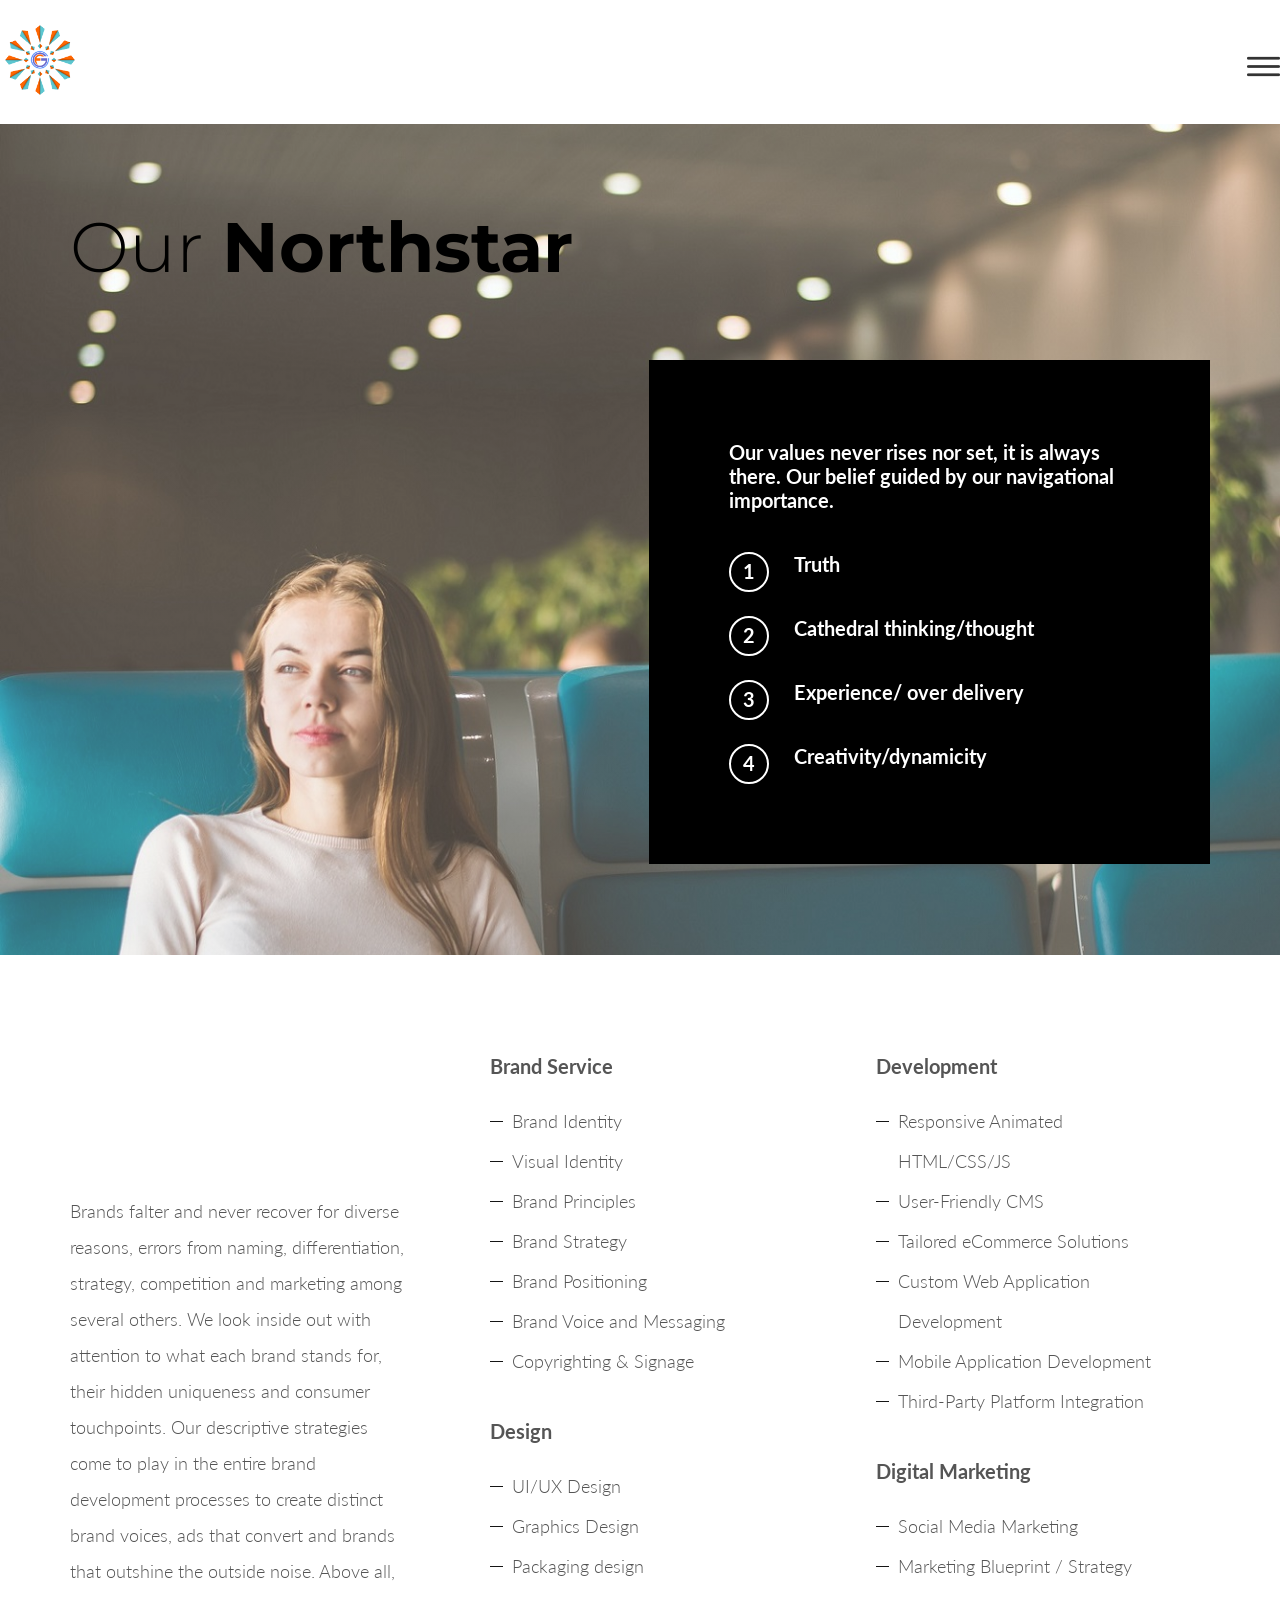
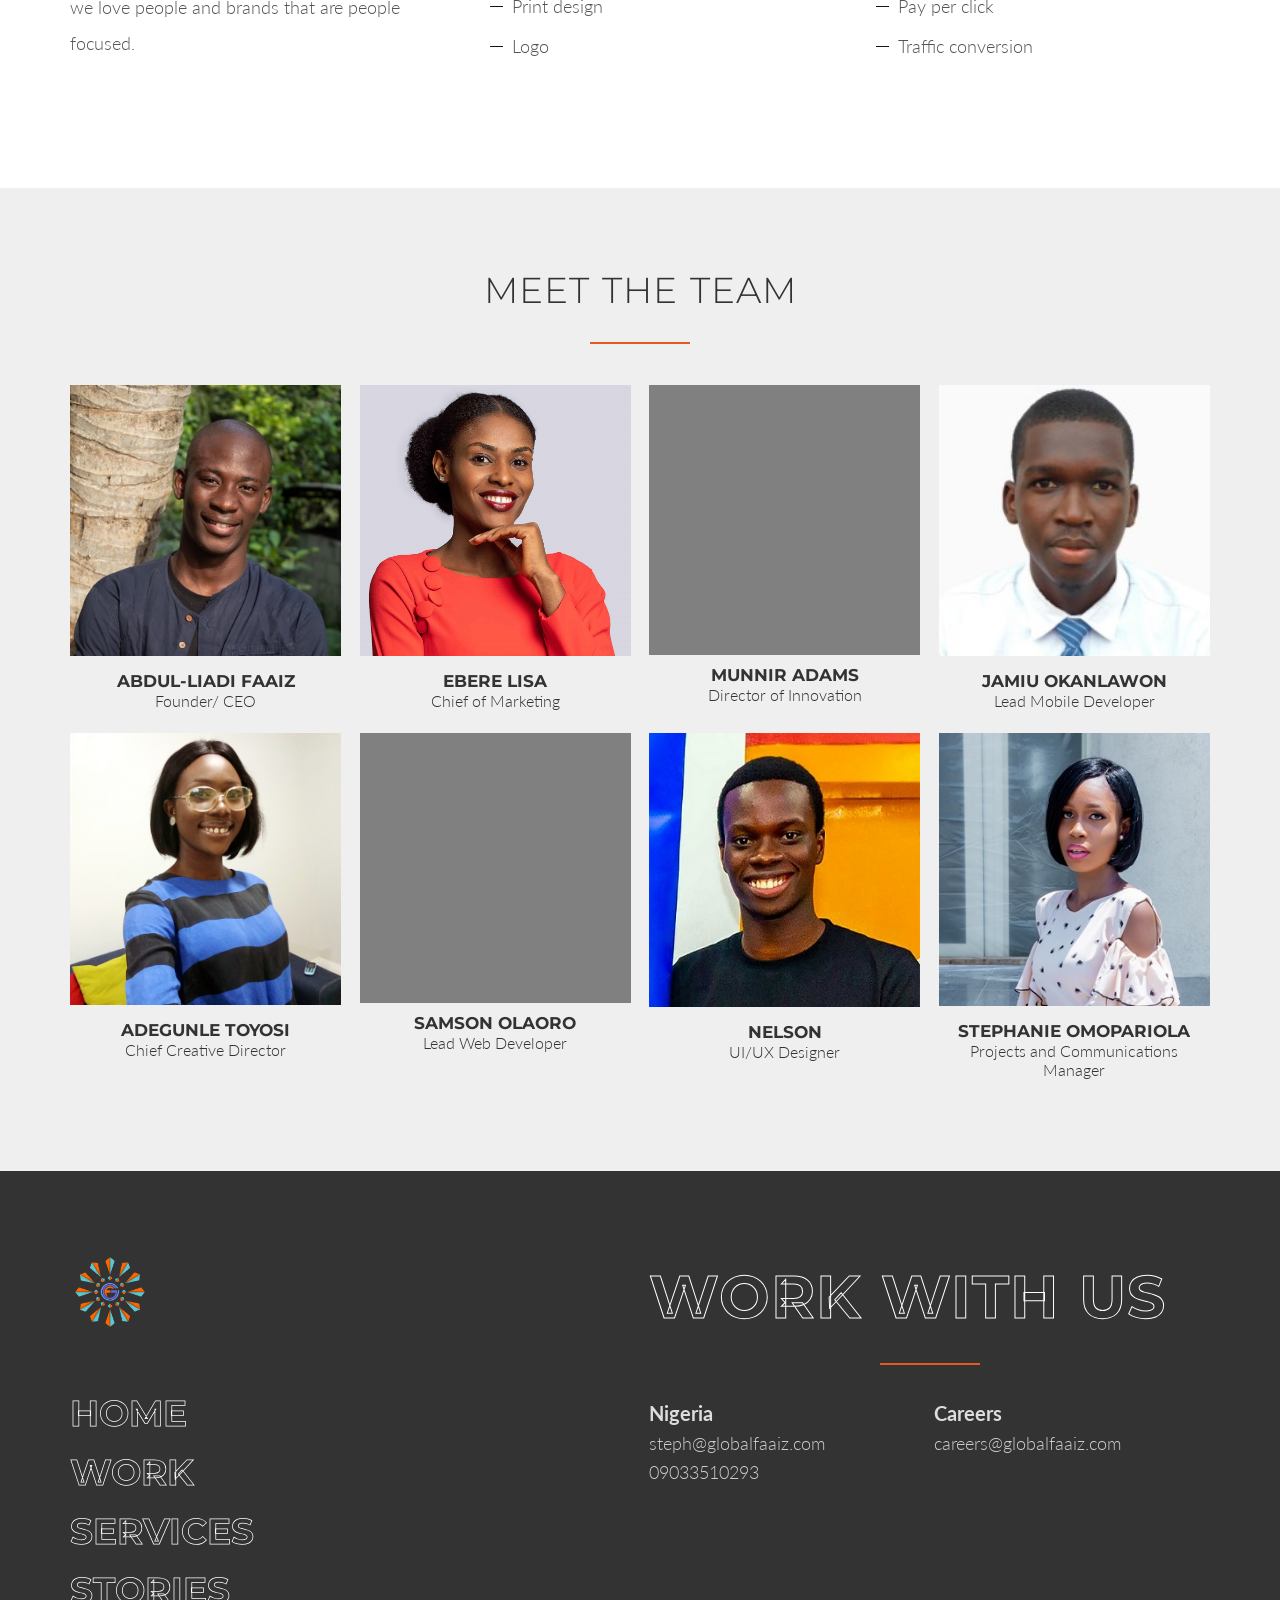
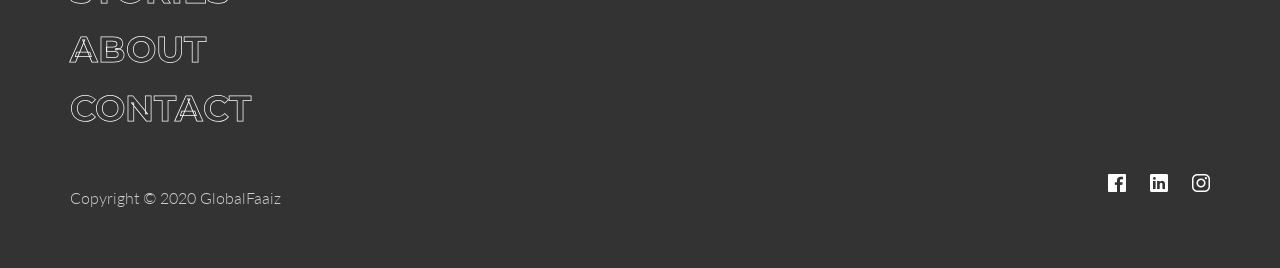
<file: corporate/about.html>
<!DOCTYPE html>
<html lang="en">
  <head>
    <meta name="viewport" content="width=device-width, initial-scale=1.0" />
    <link rel="stylesheet" type="tex t/css" href="vendors/css/normalize.css" />
    <link rel="stylesheet" type="text/css" href="vendors/css/grid.css" />
    <link
      rel="stylesheet"
      type="text/css"
      href="vendors/css/ionicons.min.css"
    />
    <link rel="stylesheet" type="text/css" href="resources/css/style.css" />
    <link rel="stylesheet" type="text/css" href="resources/css/queries.css" />
    <link
      href="https://fonts.googleapis.com/css?family=Lato:100,300,300i,400&display=swap"
      rel="stylesheet"
    />
    <link
      href="https://fonts.googleapis.com/css?family=Montserrat:400,800&display=swap"
      rel="stylesheet"
    />
    <title>About us</title>
  </head>
  <body>
    <header>
      <nav>
        <div class="row">
          <img src="resources/img/phoenix-logo.png" class="logo" />
          <i class="ion-ios-menu main-nav" onclick="openNav()"></i>
          <div id="mySidenav" class="sidenav">
            <a href="javascript:void(0)" class="closebtn" onclick="closeNav()"
              >&times;</a
            >
            <a href="index.html">Home</a>
            <a href="work.html">Work</a>
            <a href="services.html">Services</a>
            <a href="https://globalfaaiz.com/dev" target="_blank">Stories</a>
            <a href="about.html">About</a>
            <a href="index.html#section-project">Contact</a>

            <ul class="social-icons-nav">
              <li>
                <a href="https://m.facebook.com/Global-Faaiz-108661854065988/" target="_blank"><i class="ion-logo-facebook"></i></a>
              </li>
              <li>
                <a href="https://www.linkedin.com/company/globalfaaiz/" target="_blank"><i class="ion-logo-linkedin"></i></a>
              </li>
              <li>
                <a href="https://www.instagram.com/GlobalFaaiz_/" target="_blank"><i class="ion-logo-instagram"></i></a>
              </li>
            </ul>
          </div>

          <!-- Use any element to open the sidenav -->
          <span onclick="openNav()"></span>
        </div>
      </nav>
    </header>
    <section class="section-values">
      <div class="row">
        <p
          style="
            font-family: 'Montserrat', sans-serif;
            font-size: 350%;
            color: black;
          "
        >
          Our <strong>Northstar</strong>
        </p>
      </div>
      <div class="row">
        <div class="col span-1-of-2"></div>
        <div class="col span-1-of-2 value-box">
          <div class="value">
            <p>
              Our values never rises nor set, it is always there. Our belief
              guided by our navigational importance.
            </p>
          </div>
          <div class="value">
            <div>1</div>
            <p>
              Truth
            </p>
          </div>
          <div class="value">
            <div>2</div>
            <p>
              Cathedral thinking/thought
            </p>
          </div>
          <div class="value">
            <div>3</div>
            <p>
              Experience/ over delivery
            </p>
          </div>
          <div class="value">
            <div>4</div>
            <p>
              Creativity/dynamicity
            </p>
          </div>
        </div>
      </div>
    </section>
    <section class="section-los">
      <div class="row">
        <div class="col span-1-of-3">
          <p class="los-text" style="font-size: 90%; padding-right: 7%;">
            Brands falter and never recover for diverse reasons, errors from
            naming, differentiation, strategy, competition and marketing among
            several others. We look inside out with attention to what each brand
            stands for, their hidden uniqueness and consumer touchpoints. Our
            descriptive strategies come to play in the entire brand development
            processes to create distinct brand voices, ads that convert and
            brands that outshine the outside noise. Above all, we love people
            and brands that are people focused.
          </p>
        </div>
        <div class="col span-1-of-3" style="padding: 0 3%;">
          <p style="font-weight: bold;">Brand Service</p>
          <ul style="list-style: none; line-height: 200%;">
            <li>Brand Identity</li>
            <li>Visual Identity</li>
            <li>Brand Principles</li>
            <li>Brand Strategy</li>
            <li>Brand Positioning</li>
            <li>Brand Voice and Messaging</li>
            <li>Copyrighting & Signage</li>
          </ul>
          <p style="font-weight: bold;">Design</p>
          <ul style="list-style: none; line-height: 200%;">
            <li>UI/UX Design</li>
            <li>Graphics Design</li>
            <li>Packaging design</li>
            <li>Print design</li>
            <li>Logo</li>
          </ul>
        </div>

        <div class="col span-1-of-3" style="padding: 0 3%;">
          <p style="font-weight: bold;">Development</p>
          <ul style="list-style: none; line-height: 200%;">
            <li>Responsive Animated HTML/CSS/JS</li>
            <li>User-Friendly CMS</li>
            <li>Tailored eCommerce Solutions</li>
            <li>Custom Web Application Development</li>
            <li>Mobile Application Development</li>
            <li>Third-Party Platform Integration</li>
          </ul>

          <p style="font-weight: bold;">Digital Marketing</p>
          <ul style="list-style: none; line-height: 200%;">
            <li>Social Media Marketing</li>
            <li>Marketing Blueprint / Strategy</li>
            <li>Pay per click</li>
            <li>Traffic conversion</li>
          </ul>
        </div>
      </div>
    </section>
    <section class="section-team">
      <div class="row" style="width: 100%;">
        <h2>Meet The Team</h2>
      </div>
      <div class="row"">
        <div class="col span-1-of-4" style="text-align: center;">
          <img src="resources/css/img/faaiz.jpg" alt="Jamiu" width="100%" />
          <h3>
            Abdul-Liadi Faaiz
          </h3>
          <p>
            Founder/ CEO
          </p>
        </div>
        <div class="col span-1-of-4" style="text-align: center;">
          <img src="resources/css/img/ebere.jpg" alt="Jamiu" width="100%" />
          <h3>
            Ebere Lisa
          </h3>
          <p>
            Chief of Marketing
          </p>
        </div>
        <div class="col span-1-of-4" style="text-align: center;">
          <!-- <img src="resources/css/img/brand.jpg" alt="Bibitayo" width="100%" /> -->
          <div style="width: 100%; height: 270px; background-color: grey;"></div>
          <h3>
            Munnir Adams
          </h3>
          <p>
            Director of Innovation
          </p>
        </div>
        <div class="col span-1-of-4" style="text-align: center;">
          <img src="resources/css/img/jamiu.jpg" alt="Jamiu" width="100%" />
          <h3>
            Jamiu Okanlawon
          </h3>
          <p>
            Lead Mobile Developer
          </p>
        </div>
      </div>
      <div class="row">
        <div class="col span-1-of-4" style="text-align: center;">
          <img src="resources/css/img/toyosi.jpg" alt="Jamiu" width="100%" />
          <h3>
            Adegunle Toyosi
          </h3>
          <p>
            Chief Creative Director
          </p>
        </div>
        <div class="col span-1-of-4" style="text-align: center;">
          <!-- <img src="resources/css/img/uthman.jpg" alt="Jamiu" width="100%" /> -->
          <div style="width: 100%; height: 270px; background-color: grey;"></div>
          <h3>
            Samson Olaoro
          </h3>
          <p>
            Lead Web Developer
          </p>
        </div>
        <div class="col span-1-of-4" style="text-align: center;">
          <img src="resources/css/img/nelson.jpg" alt="Jamiu" width="100%" />
          <h3>
            Nelson
          </h3>
          <p>
            UI/UX Designer
          </p>
        </div>
        <div class="col span-1-of-4" style="text-align: center;">
          <img src="resources/css/img/stephanie.jpg" alt="Jamiu" width="100%" />
          <h3>
            Stephanie Omopariola
          </h3>
          <p>
            Projects and Communications Manager
          </p>
        </div>
      </div>
    </section>
    <footer>
      <div class="row">
        <div class="col span-1-of-2">
          <div style="margin-bottom: 10%;">
            <img src="resources/img/phoenix-logo.png" class="logo" />
          </div>
          <div class="footer-nav">
            <a href="index.html"><h3>Home</h3></a>
            <a href="work.html"><h3>Work</h3></a>
            <a href="services.html"><h3>Services</h3></a>
            <a href="https://globalfaaiz.com/dev" target="_blank"><h3>Stories</h3></a>
            <a href="about.html"><h3>About</h3></a>
            <a href="index.html#section-project"><h3>Contact</h3></a>
          </div>
        </div>
        <div class="col span-1-of-2">
          <div class="work-with-us">
            <a href="work.html"> <h2>Work with us</h2></a>
          </div>
          <div class="row">
            <div class="address col span-1-of-2">
              <h3>Nigeria</h3>
              <p>steph@globalfaaiz.com</p>
              <p>
                09033510293
              </p>
            </div>
            <div class="address col span-1-of-2">
              <h3>Careers</h3>
              <p>careers@globalfaaiz.com</p>
            </div>
          </div>
        </div>
      </div>
      <div class="row">
        <div class="col span-1-of-2">
          <p>
            Copyright &copy; 2020 GlobalFaaiz
          </p>
        </div>
        <div class="col span-1-of-2">
          <ul class="social-icons">
            <li>
              <a href="https://m.facebook.com/Global-Faaiz-108661854065988/" target="_blank"><i class="ion-logo-facebook"></i></a>
            </li>
            <li>
              <a href="https://www.linkedin.com/company/globalfaaiz/" target="_blank"><i class="ion-logo-linkedin"></i></a>
            </li>
            <li>
              <a href="https://www.instagram.com/GlobalFaaiz_/" target="_blank"><i class="ion-logo-instagram"></i></a>
            </li>
          </ul>
        </div>
      </div>
    </footer>
    <script src="resources/js/app.js"></script>
  </body>
</html>
</file>
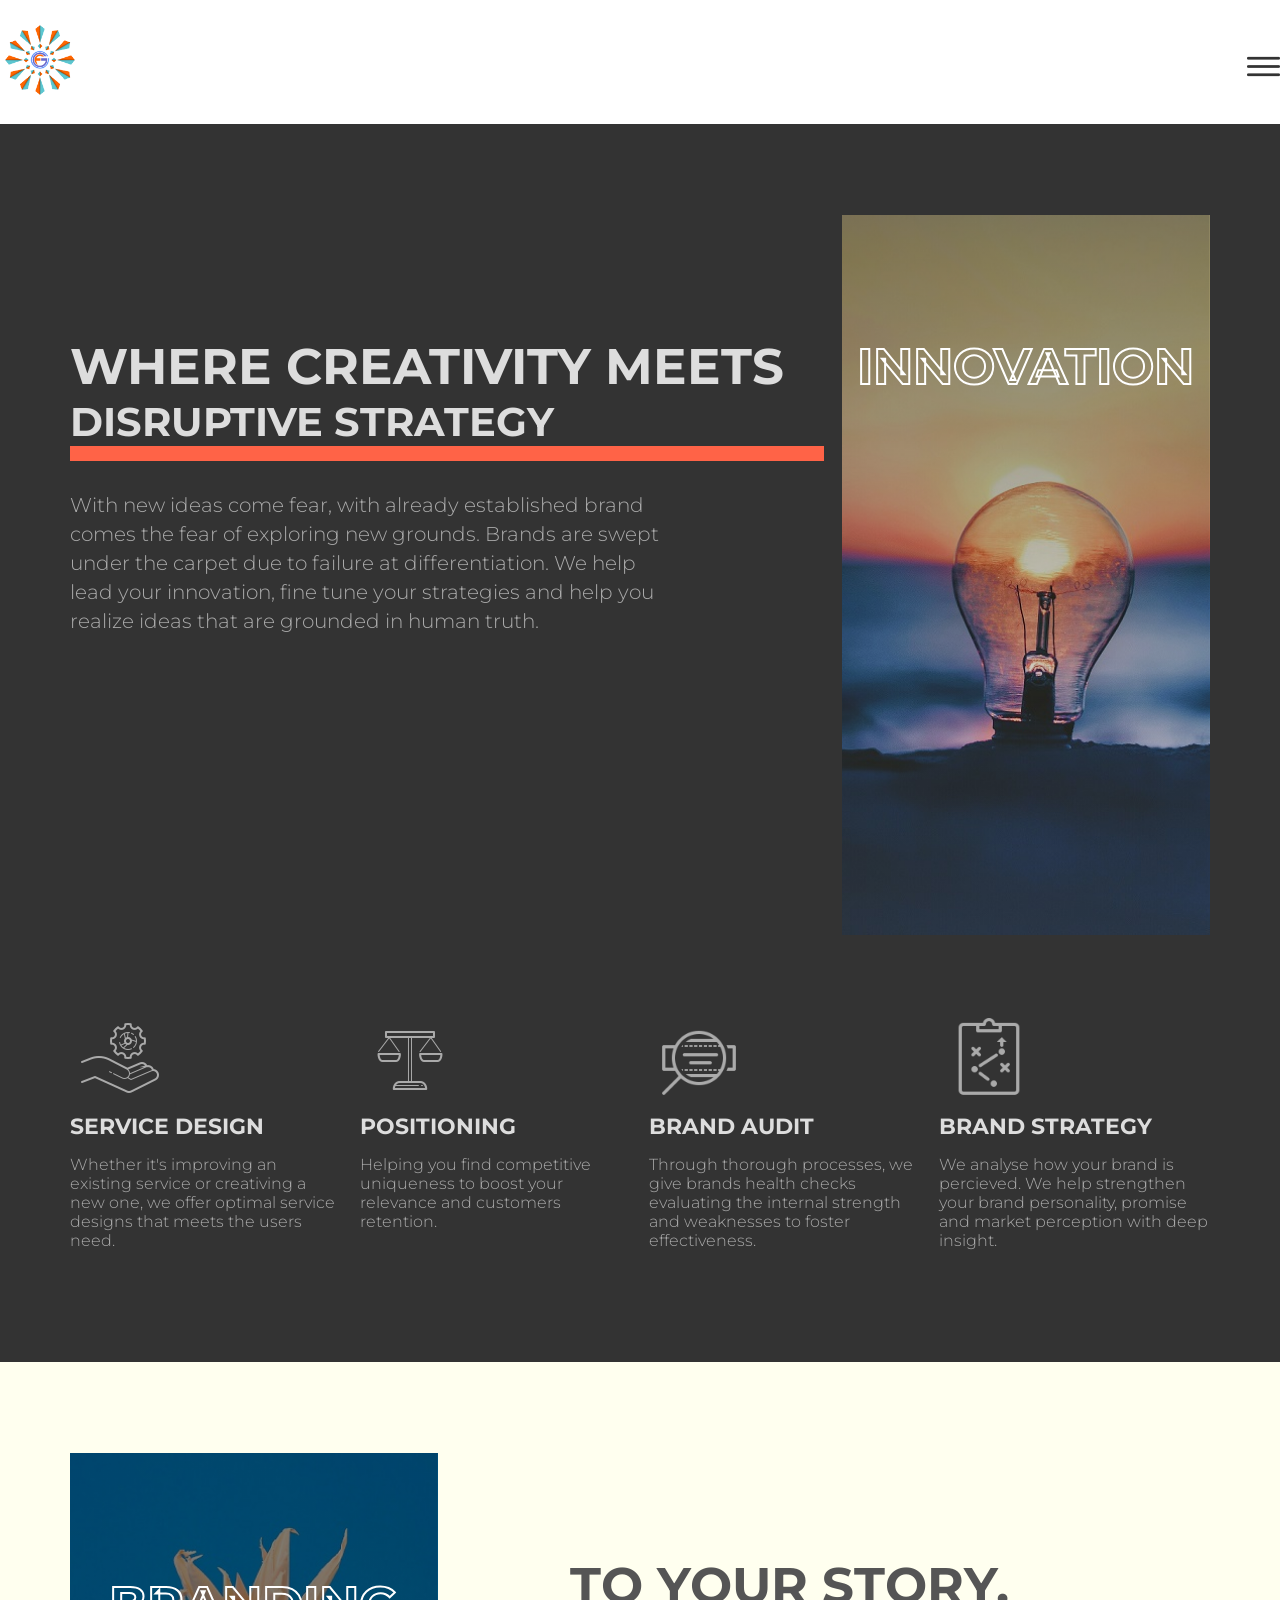
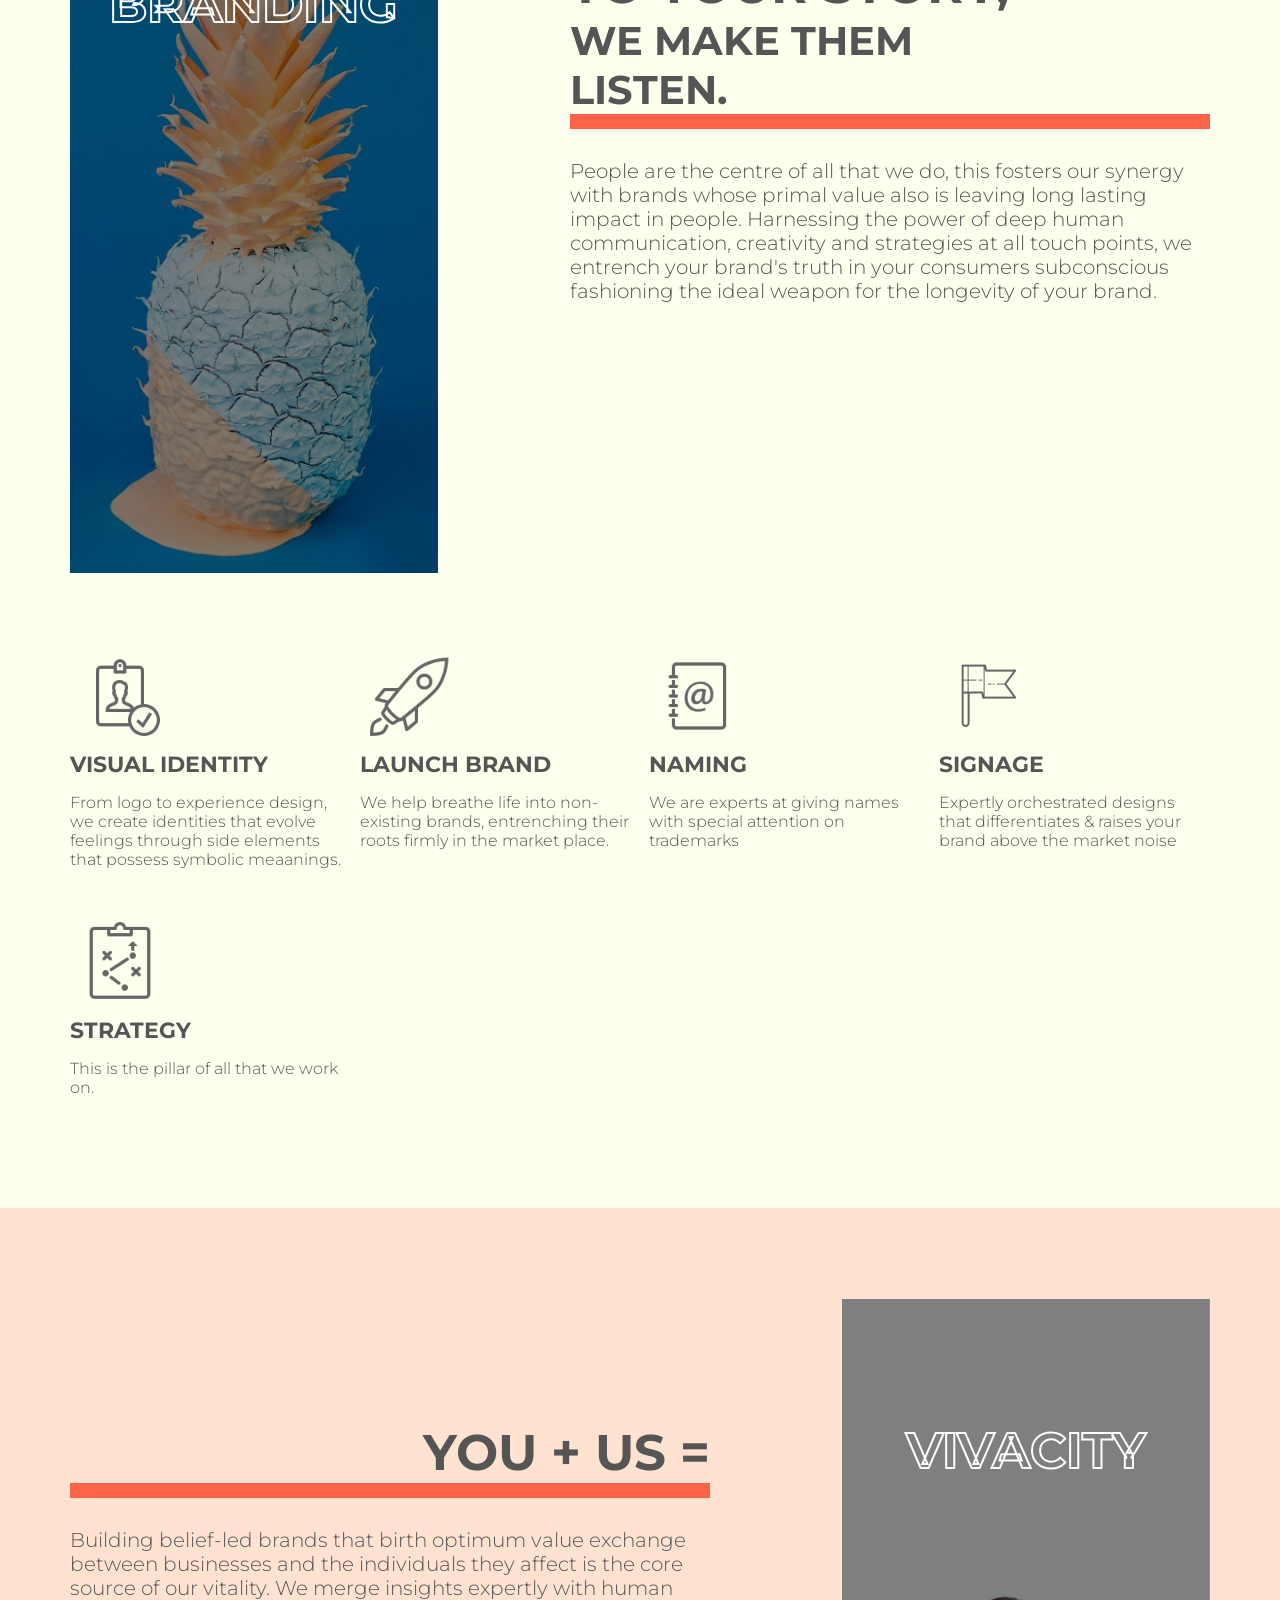
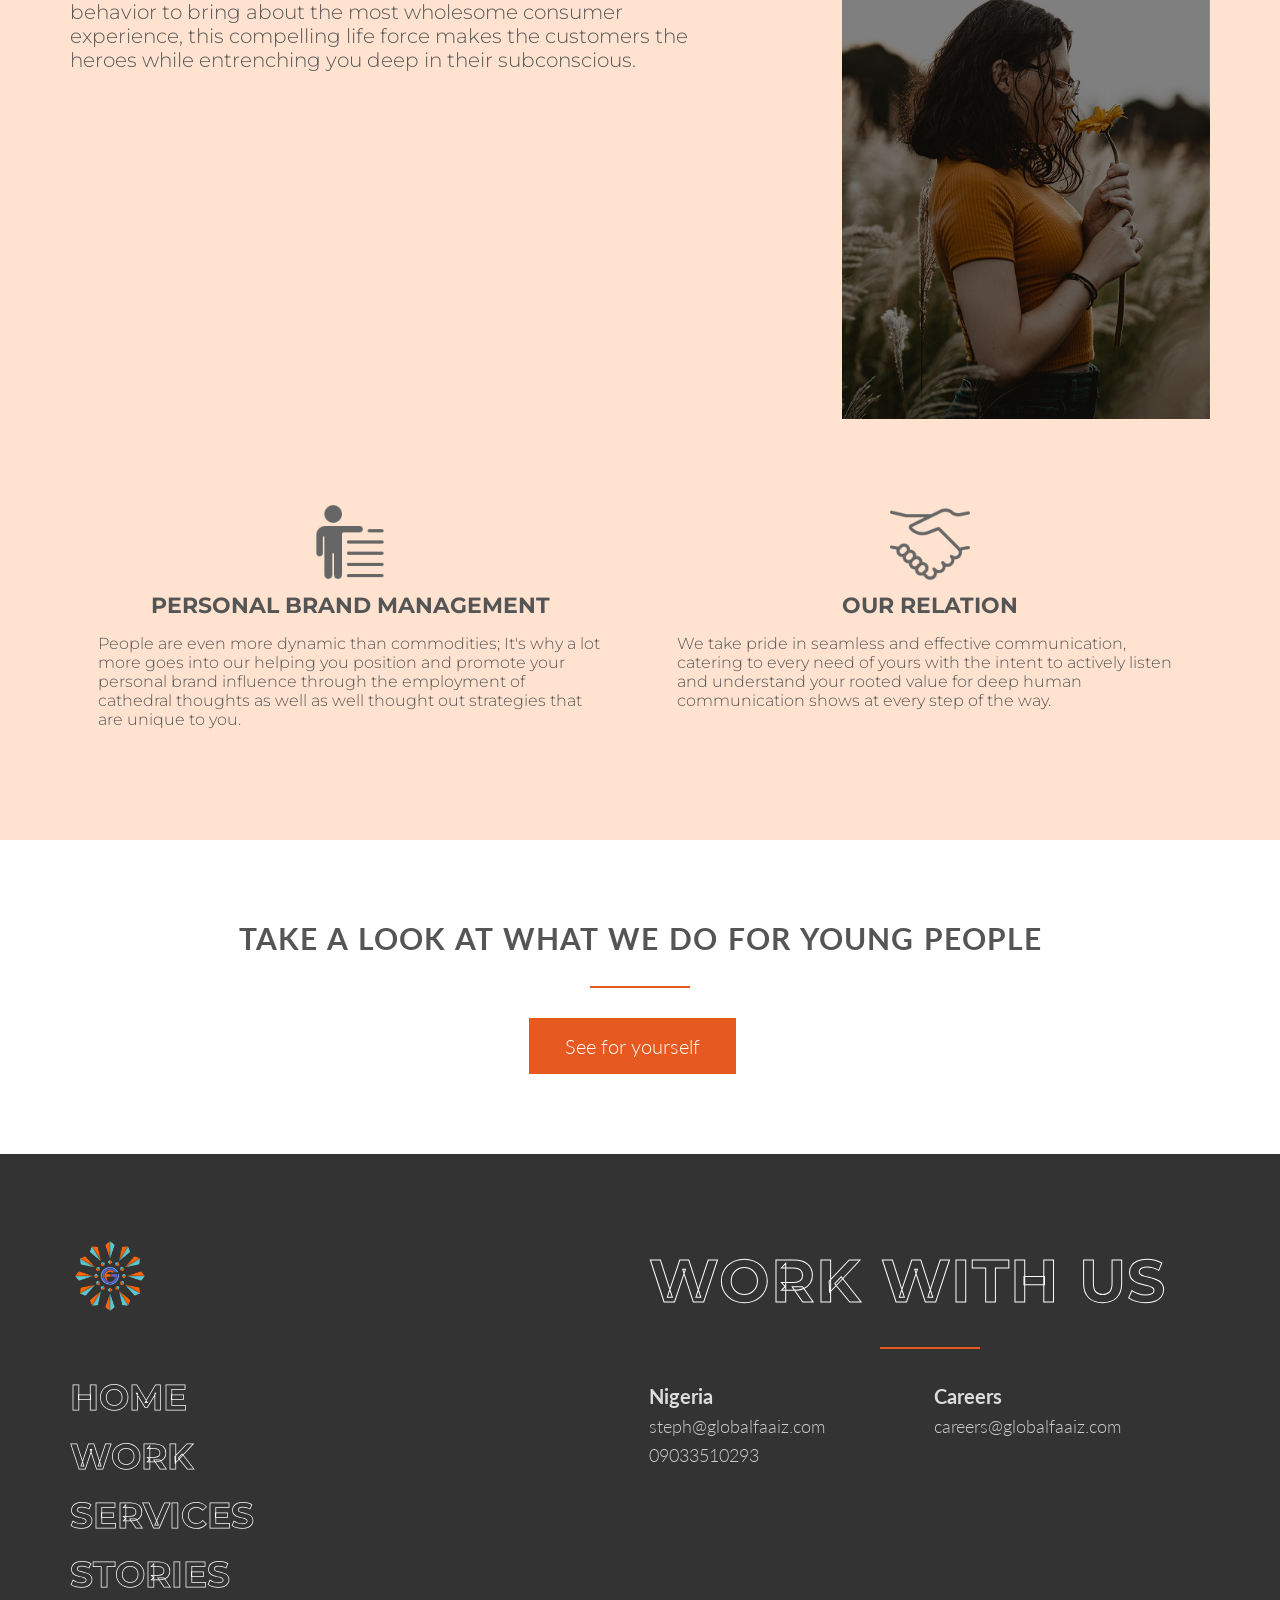
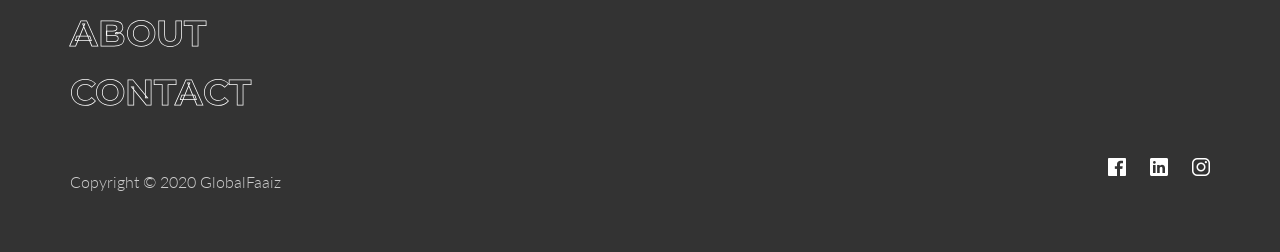
<file: corporate/services.html>
<!DOCTYPE html>
<html lang="en">
  <head>
    <meta name="viewport" content="width=device-width, initial-scale=1.0" />
    <link rel="stylesheet" type="tex t/css" href="vendors/css/normalize.css" />
    <link rel="stylesheet" type="text/css" href="vendors/css/grid.css" />
    <link
      rel="stylesheet"
      type="text/css"
      href="vendors/css/ionicons.min.css"
    />
    <link rel="stylesheet" type="text/css" href="resources/css/style.css" />
    <link rel="stylesheet" type="text/css" href="resources/css/queries.css" />
    <link
      href="https://fonts.googleapis.com/css?family=Lato:100,300,300i,400&display=swap"
      rel="stylesheet"
    />
    <link
      href="https://fonts.googleapis.com/css?family=Montserrat:400,800&display=swap"
      rel="stylesheet"
    />
    <title>Services</title>
  </head>
  <body>
    <header>
      <nav>
        <div class="row">
          <img src="resources/img/phoenix-logo.png" class="logo" />
          <i class="ion-ios-menu main-nav" onclick="openNav()"></i>
          <div id="mySidenav" class="sidenav">
            <a href="javascript:void(0)" class="closebtn" onclick="closeNav()"
              >&times;</a
            >
            <a href="index.html">Home</a>
            <a href="work.html">Work</a>
            <a href="services.html">Services</a>
            <a href="https://globalfaaiz.com/dev" target="_blank">Stories</a>
            <a href="about.html">About</a>
            <a href="index.html#section-project">Contact</a>

            <ul class="social-icons-nav">
              <li>
                <a href="https://m.facebook.com/Global-Faaiz-108661854065988/" target="_blank"><i class="ion-logo-facebook"></i></a>
              </li>
              <li>
                <a href="https://www.linkedin.com/company/globalfaaiz/" target="_blank"><i class="ion-logo-linkedin"></i></a>
              </li>
              <li>
                <a href="https://www.instagram.com/GlobalFaaiz_/" target="_blank"><i class="ion-logo-instagram"></i></a>
              </li>
            </ul>
          </div>

          <!-- Use any element to open the sidenav -->
          <span onclick="openNav()"></span>
        </div>
      </nav>
    </header>
    <section class="section-inno" id="section-innovation">
      <div class="row">
        <div class="col span-8-of-12">
          <h3
            class="h3 tagline"
            style="border-bottom: 15px solid tomato; padding-bottom: -30px; color: #ddd;"
          >
            <span style="font-size: 125%;">Where creativity meets</span>
            <br />
            disruptive strategy 
          </h3>
          <p class="long-copy services-text">
            With new ideas come fear, with already established brand comes the
            fear of exploring new grounds. Brands are swept under the carpet due
            to failure at differentiation. We help lead your innovation, fine
            tune your strategies and help you realize ideas that are grounded in
            human truth.
          </p>
        </div>
        <div class="col span-4-of-12 small-container">
          <h3 class="h3 title-text">INNOVATION</h3>
        </div>
      </div>
      <div class="row" style="margin-top: 50px;">
        <div class="col span-1-of-4">
          <img src="resources/img/service-design-grey.png" />
          <h3 id="inno-service-list">
            Service Design
          </h3>
          <p style="margin-bottom: 20px; font-size: 80%; color: #aaa">
            Whether it's improving an existing service or creativing a new one,
            we offer optimal service designs that meets the users need.
          </p>
        </div>
        <div class="col span-1-of-4">
          <img src="resources/img/positioning-grey.png" />
          <h3 id="inno-service-list">
            Positioning
          </h3>
          <p style="margin-bottom: 20px; font-size: 80%; color: #aaa">
            Helping you find competitive uniqueness to boost your relevance and
            customers retention.
          </p>
        </div>
        <div class="col span-1-of-4">
          <img
            src="resources/img/brand-audit-grey.png"
            width="100"
            height="100"
            style="padding: 10px;"
          />
          <h3 id="inno-service-list">
            Brand Audit
          </h3>
          <p style="margin-bottom: 20px; font-size: 80%; color: #aaa">
            Through thorough processes, we give brands health checks evaluating
            the internal strength and weaknesses to foster effectiveness.
          </p>
        </div>
        <div class="col span-1-of-4">
          <img
            src="resources/img/strategy-grey.png"
            width="100"
            height="100"
            style="padding: 10px;"
          />
          <h3 id="inno-service-list">
            Brand Strategy
          </h3>
          <p style="margin-bottom: 20px; font-size: 80%; color: #aaa">
            We analyse how your brand is percieved. We help strengthen your
            brand personality, promise and market perception with deep insight.
          </p>
        </div>
      </div>
    </section>

    <section class="section-brand" id="section-branding">
      <div class="row"">
        <div class="col span-4-of-12 small-container">
          <h3 class="h3 title-text">BRANDING</h3>
        </div>
        <div class="col span-8-of-12 brand">
          <h3
            class="h3 tagline"
            style="border-bottom: 15px solid tomato; padding-bottom: -30px;"
          >
            <span style="font-size: 125%;">To your story,</span>
            <br />
            we make them<br />
            listen.
          </h3>
          <p class="services-text">
            People are the centre of all that we do, this fosters our synergy
            with brands whose primal value also is leaving long lasting impact
            in people. Harnessing the power of deep human communication,
            creativity and strategies at all touch points, we entrench your
            brand's truth in your consumers subconscious fashioning the ideal
            weapon for the longevity of your brand.
          </p>
        </div>
      </div>
      <div class="row" style="margin-top: 50px;">
        <div class="col span-1-of-4">
          <img
            src="resources/img/identity-grey.png"
            width="100"
            height="100"
            style="padding: 10px;"
          />
          <h3 id="brand-service-list">
            Visual Identity
          </h3>
          <p style="margin-bottom: 20px; font-size: 80%;">
            From logo to experience design, we create identities that evolve
            feelings through side elements that possess symbolic meaanings.
          </p>
        </div>
        <div class="col span-1-of-4">
          <img
            src="resources/img/launch-brand-grey.png"
            width="100"
            height="100"
            style="padding: 10px;"
          />
          <h3 id="brand-service-list">
            Launch Brand
          </h3>
          <p style="margin-bottom: 20px; font-size: 80%;">
            We help breathe life into non-existing brands, entrenching their
            roots firmly in the market place.
          </p>
        </div>
        <div class="col span-1-of-4">
          <img
            src="resources/img/naming-grey.png"
            width="100"
            height="100"
            style="padding: 10px;"
          />
          <h3 id="brand-service-list">Naming</h3>
          <p style="margin-bottom: 20px; font-size: 80%;">
            We are experts at giving names with special attention on trademarks
          </p>
        </div>
        <div class="col span-1-of-4">
          <img src="resources/img/signage-grey.png" />
          <h3 id="brand-service-list">Signage</h3>
          <p style="margin-bottom: 20px; font-size: 80%;">
            Expertly orchestrated designs that differentiates & raises your
            brand above the market noise
          </p>
        </div>
      </div>
      <div class="row">
        <div class="col span-1-of-4">
          <img
            src="resources/img/strategy.png"
            width="100"
            height="100"
            style="padding: 10px;"
          />
          <h3 id="brand-service-list">Strategy</h3>
          <p style="margin-bottom: 20px; font-size: 80%;">
            This is the pillar of all that we work on.
          </p>
        </div>
      </div>
    </section>

    <section class="section-viva" id="section-vivacity">
      <div class="row" style="text-align: end;">
        <div class="col span-8-of-12 viva">
          <h3
            class="h3 tagline"
            style="border-bottom: 15px solid tomato; padding: 0 0 -30px 0; margin-top: 20px;"
          >
            <span style="font-size: 125%;">You + Us =</span>
          </h3>
          <p class="services-text">
            Building belief-led brands that birth optimum value exchange between
            businesses and the individuals they affect is the core source of our
            vitality. We merge insights expertly with human behavior to bring
            about the most wholesome consumer experience, this compelling life
            force makes the customers the heroes while entrenching you deep in
            their subconscious.
          </p>
        </div>
        <div class="col span-4-of-12 small-container">
          <h3 class="h3 title-text">VIVACITY</h3>
        </div>
      </div>
      <div class="row" style="margin-top: 50px;">
        <div class="col span-6-of-12">
          <img
            src="resources/img/personal-brand-grey.png"
            width="100"
            height="100"
            style="padding: 10px; display: block; margin: 0 auto;"
          />
          <h3 id="viva-service-list">
            Personal Brand Management
          </h3>
          <p
            style="margin-bottom: 20px; font-size: 80%; padding: 0 5%;"
          >
            People are even more dynamic than commodities; It's why a lot more
            goes into our helping you position and promote your personal brand
            influence through the employment of cathedral thoughts as well as well thought out strategies that are unique to you.
          </p>
        </div>
        <div class="col span-6-of-12" style="align-items: center;">
          <img
            src="resources/img/relation-grey.png"
            width="100"
            height="100"
            style="padding: 10px; display: block; margin: 0 auto;"
          />
          <h3 id="viva-service-list">Our Relation</h3>
          <p
            style="margin-bottom: 20px; font-size: 80%; padding: 0 5%;"
          >
            We take pride in seamless and effective communication, catering to every
            need of yours with the intent to actively listen and understand your
            rooted value for deep human communication shows at every step of the
            way.
          </p>
        </div>
      </div>
    </section>
    <section class="look">
      <div class="row" style="text-align: center;">
        <h2 style="font-weight: bold; font-size: 150%;">
          Take a look at what we do for young people
        </h2>
        <a class="btn btn-full" href="https://globalfaaiz.com/dev" target="_blank">See for yourself</a>
      </div>
    </section>
    <footer>
      <div class="row">
        <div class="col span-1-of-2">
          <div style="margin-bottom: 10%;">
            <img src="resources/img/phoenix-logo.png" class="logo" />
          </div>
          <div class="footer-nav">
            <a href="index.html"><h3>Home</h3></a>
            <a href="work.html"><h3>Work</h3></a>
            <a href="services.html"><h3>Services</h3></a>
            <a href="https://globalfaaiz.com/dev" target="_blank"><h3>Stories</h3></a>
            <a href="about.html"><h3>About</h3></a>
            <a href="index.html#section-project"><h3>Contact</h3></a>
          </div>
        </div>
        <div class="col span-1-of-2">
          <div class="work-with-us">
            <a href="work.html"> <h2>Work with us</h2></a>
          </div>
          <div class="row">
            <div class="address col span-1-of-2">
              <h3>Nigeria</h3>
              <p>steph@globalfaaiz.com</p>
              <p>
                09033510293
              </p>
            </div>
            <div class="address col span-1-of-2">
              <h3>Careers</h3>
              <p>careers@globalfaaiz.com</p>
            </div>
          </div>
        </div>
      </div>
      <div class="row">
        <div class="col span-1-of-2">
          <p>
            Copyright &copy; 2020 GlobalFaaiz
          </p>
        </div>
        <div class="col span-1-of-2">
          <ul class="social-icons">
            <li>
              <a href="https://m.facebook.com/Global-Faaiz-108661854065988/" target="_blank"><i class="ion-logo-facebook"></i></a>
            </li>
            <li>
              <a href="https://www.linkedin.com/company/globalfaaiz/" target="_blank"><i class="ion-logo-linkedin"></i></a>
            </li>
            <li>
              <a href="https://www.instagram.com/GlobalFaaiz_/" target="_blank"><i class="ion-logo-instagram"></i></a>
            </li>
          </ul>
        </div>
      </div>
    </footer>
    <script src="resources/js/app.js"></script>
  </body>
</html>
</file>
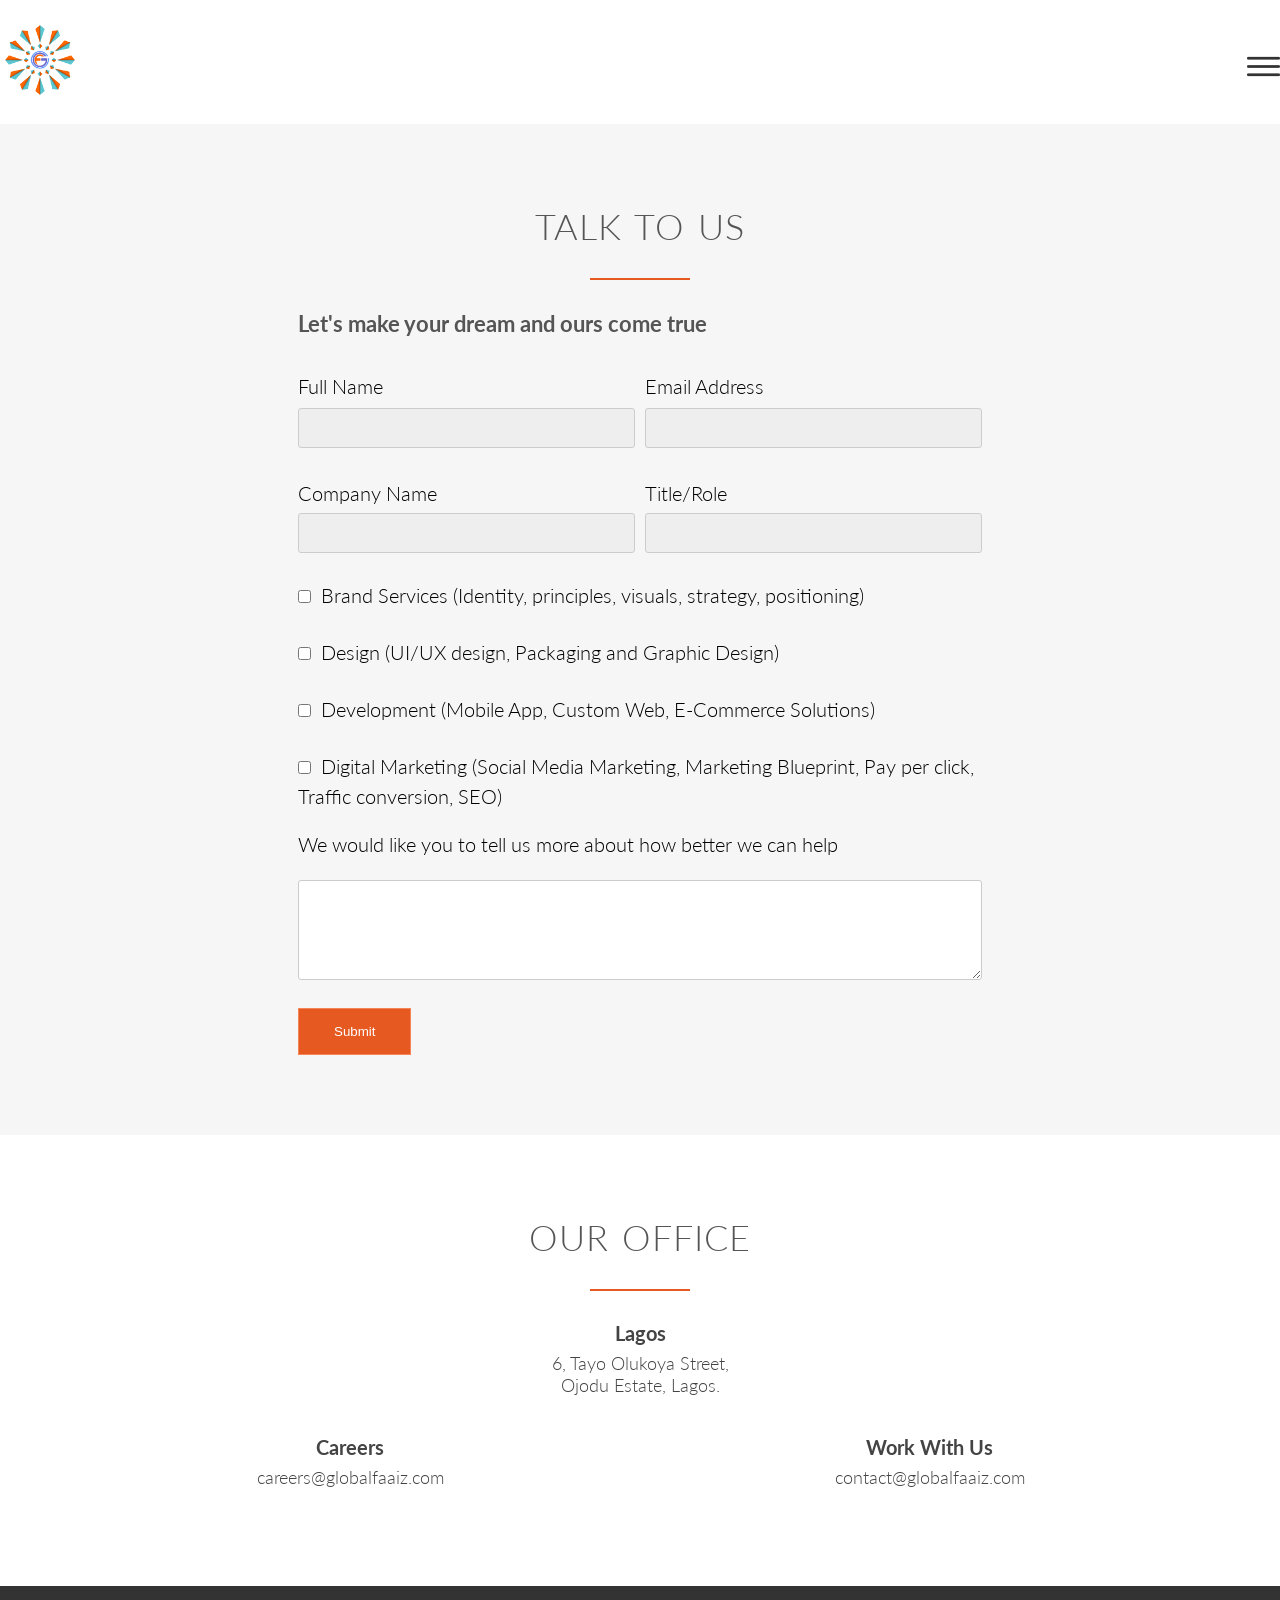
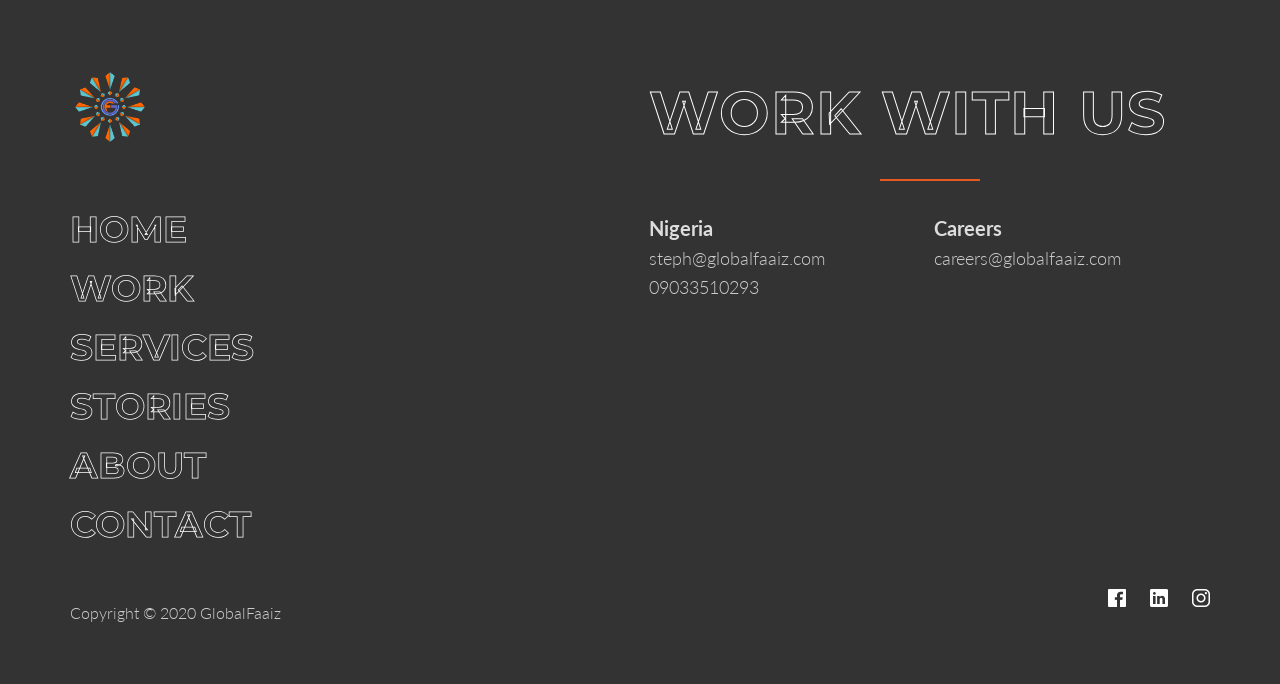
<file: corporate/work.html>
<!DOCTYPE html>
<html lang="en">
  <head>
    <meta name="viewport" content="width=device-width, initial-scale=1.0" />
    <link rel="stylesheet" type="tex t/css" href="vendors/css/normalize.css" />
    <link rel="stylesheet" type="text/css" href="vendors/css/grid.css" />
    <link
      rel="stylesheet"
      type="text/css"
      href="vendors/css/ionicons.min.css"
    />
    <link rel="stylesheet" type="text/css" href="resources/css/style.css" />
    <link rel="stylesheet" type="text/css" href="resources/css/queries.css" />
    <link
      href="https://fonts.googleapis.com/css?family=Lato:100,300,300i,400&display=swap"
      rel="stylesheet"
    />
    <link
      href="https://fonts.googleapis.com/css?family=Montserrat:400,800&display=swap"
      rel="stylesheet"
    />
    <title>Work</title>
  </head>
  <body>
    <header>
      <nav>
        <div class="row">
          <img src="resources/img/phoenix-logo.png" class="logo" />
          <i class="ion-ios-menu main-nav" onclick="openNav()"></i>
          <div id="mySidenav" class="sidenav">
            <a href="javascript:void(0)" class="closebtn" onclick="closeNav()"
              >&times;</a
            >
            <a href="index.html">Home</a>
            <a href="work.html">Work</a>
            <a href="services.html">Services</a>
            <a href="https://globalfaaiz.com/dev" target="_blank">Stories</a>
            <a href="about.html">About</a>
            <a href="index.html#section-project">Contact</a>

            <ul class="social-icons-nav">
              <li>
                <a
                  href="https://m.facebook.com/Global-Faaiz-108661854065988/"
                  target="_blank"
                  ><i class="ion-logo-facebook"></i
                ></a>
              </li>
              <li>
                <a
                  href="https://www.linkedin.com/company/globalfaaiz/"
                  target="_blank"
                  ><i class="ion-logo-linkedin"></i
                ></a>
              </li>
              <li>
                <a
                  href="https://www.instagram.com/GlobalFaaiz_/"
                  target="_blank"
                  ><i class="ion-logo-instagram"></i
                ></a>
              </li>
            </ul>
          </div>

          <!-- Use any element to open the sidenav -->
          <span onclick="openNav()"></span>
        </div>
      </nav>
    </header>
    <section class="section-work" style="background-color: #eeeeee80">
      <div class="row">
        <h2>Talk to us</h2>
        <!-- <hr style="margin: 20px 0 50px 0;" /> -->
      </div>
      <div class="row">
        <form method="post" action="#" class="contact-form">
          <div class="row">
            <p style="font-weight: bold; margin-bottom: 30px; font-size: 110%">
              Let's make your dream and ours come true
            </p>
          </div>
          <div class="row" style="margin-bottom: 20px">
            <div class="col span-1-of-2">
              <label for="name">Full Name</label>
              <input
                type="text"
                name="name"
                id="name"
                required
                style="
                  margin-top: 10px;
                  background-color: #eee;
                  height: 40px;
                  color: #555;
                "
              />
            </div>
            <div class="col span-1-of-2">
              <label for="email">Email Address</label>
              <input
                type="email"
                name="email"
                id="email"
                style="
                  margin-top: 10px;
                  background-color: #eee;
                  height: 40px;
                  color: #555;
                "
              />
            </div>
          </div>
          <div class="row" style="margin-bottom: 20px">
            <div class="col span-1-of-2">
              <label for="company-name">Company Name</label>
              <input
                type="text"
                name="company-name"
                id="company-name"
                style="
                  margin-top: 8px;
                  background-color: #eee;
                  height: 40px;
                  color: #555;
                "
              />
            </div>
            <div class="col span-1-of-2">
              <label for="title">Title/Role</label>
              <input
                type="text"
                name="title"
                id="title-name"
                style="
                  margin-top: 8px;
                  background-color: #eee;
                  height: 40px;
                  color: #555;
                "
              />
            </div>
          </div>
          <div class="row">
            <input
              type="checkbox"
              id="brand-services"
              name="brand-services"
              value="Brand Services"
            />
            <label for="brand-services"
              >Brand Services (Identity, principles, visuals, strategy,
              positioning)</label
            ><br /><br />
            <input type="checkbox" id="design" name="design" value="Design" />
            <label for="design"
              >Design (UI/UX design, Packaging and Graphic Design)</label
            ><br /><br />
            <input
              type="checkbox"
              id="development"
              name="development"
              value="Development"
            />
            <label for="development"
              >Development (Mobile App, Custom Web, E-Commerce Solutions)</label
            ><br />
            <br />
            <input
              type="checkbox"
              id="digital-marketing"
              name="digital-marketing"
              value="Digital Marketing"
            />
            <label for="digital-marketing"
              >Digital Marketing (Social Media Marketing, Marketing Blueprint,
              Pay per click, Traffic conversion, SEO)</label
            ><br />
            <br />
          </div>
          <div class="row">
            <label
              >We would like you to tell us more about how better we can
              help</label
            ><br /><br />
            <textarea name="message" placeholder="Tell us more"> </textarea
            ><br /><br />
            <input type="submit" value="Submit" />
          </div>
        </form>
      </div>
    </section>

    <section class="section-offices" style="text-align: center">
      <div class="row" style="width: 70%">
        <h2>Our Office</h2>
        <div class="address" style="color: #444">
          <h3>Lagos</h3>
          <p>6, Tayo Olukoya Street, <br />Ojodu Estate, Lagos.</p>
        </div>
      </div>
      <div class="row" style="height: 20px"></div>
      <div class="row" style="width: 100%">
        <div class="col span-6-of-12">
          <div class="address" style="color: #444">
            <h3>Careers</h3>
            <p>careers@globalfaaiz.com</p>
          </div>
        </div>
        <div class="col span-6-of-12">
          <div class="address" style="color: #444">
            <h3>Work with us</h3>
            <p>contact@globalfaaiz.com</p>
          </div>
        </div>
      </div>
    </section>
    <footer>
      <div class="row">
        <div class="col span-1-of-2">
          <div style="margin-bottom: 10%">
            <img src="resources/img/phoenix-logo.png" class="logo" />
          </div>
          <div class="footer-nav">
            <a href="index.html"><h3>Home</h3></a>
            <a href="work.html"><h3>Work</h3></a>
            <a href="services.html"><h3>Services</h3></a>
            <a href="https://globalfaaiz.com/dev" target="_blank"
              ><h3>Stories</h3></a
            >
            <a href="about.html"><h3>About</h3></a>
            <a href="index.html#section-project"><h3>Contact</h3></a>
          </div>
        </div>
        <div class="col span-1-of-2">
          <div class="work-with-us">
            <a href="work.html"> <h2>Work with us</h2></a>
          </div>
          <div class="row">
            <div class="address col span-1-of-2">
              <h3>Nigeria</h3>
              <p>steph@globalfaaiz.com</p>
              <p>09033510293</p>
            </div>
            <div class="address col span-1-of-2">
              <h3>Careers</h3>
              <p>careers@globalfaaiz.com</p>
            </div>
          </div>
        </div>
      </div>
      <div class="row">
        <div class="col span-1-of-2">
          <p>Copyright &copy; 2020 GlobalFaaiz</p>
        </div>
        <div class="col span-1-of-2">
          <ul class="social-icons">
            <li>
              <a
                href="https://m.facebook.com/Global-Faaiz-108661854065988/"
                target="_blank"
                ><i class="ion-logo-facebook"></i
              ></a>
            </li>
            <li>
              <a
                href="https://www.linkedin.com/company/globalfaaiz/"
                target="_blank"
                ><i class="ion-logo-linkedin"></i
              ></a>
            </li>
            <li>
              <a href="https://www.instagram.com/GlobalFaaiz_/" target="_blank"
                ><i class="ion-logo-instagram"></i
              ></a>
            </li>
          </ul>
        </div>
      </div>
    </footer>
    <script src="resources/js/app.js"></script>
  </body>
</html>
</file>
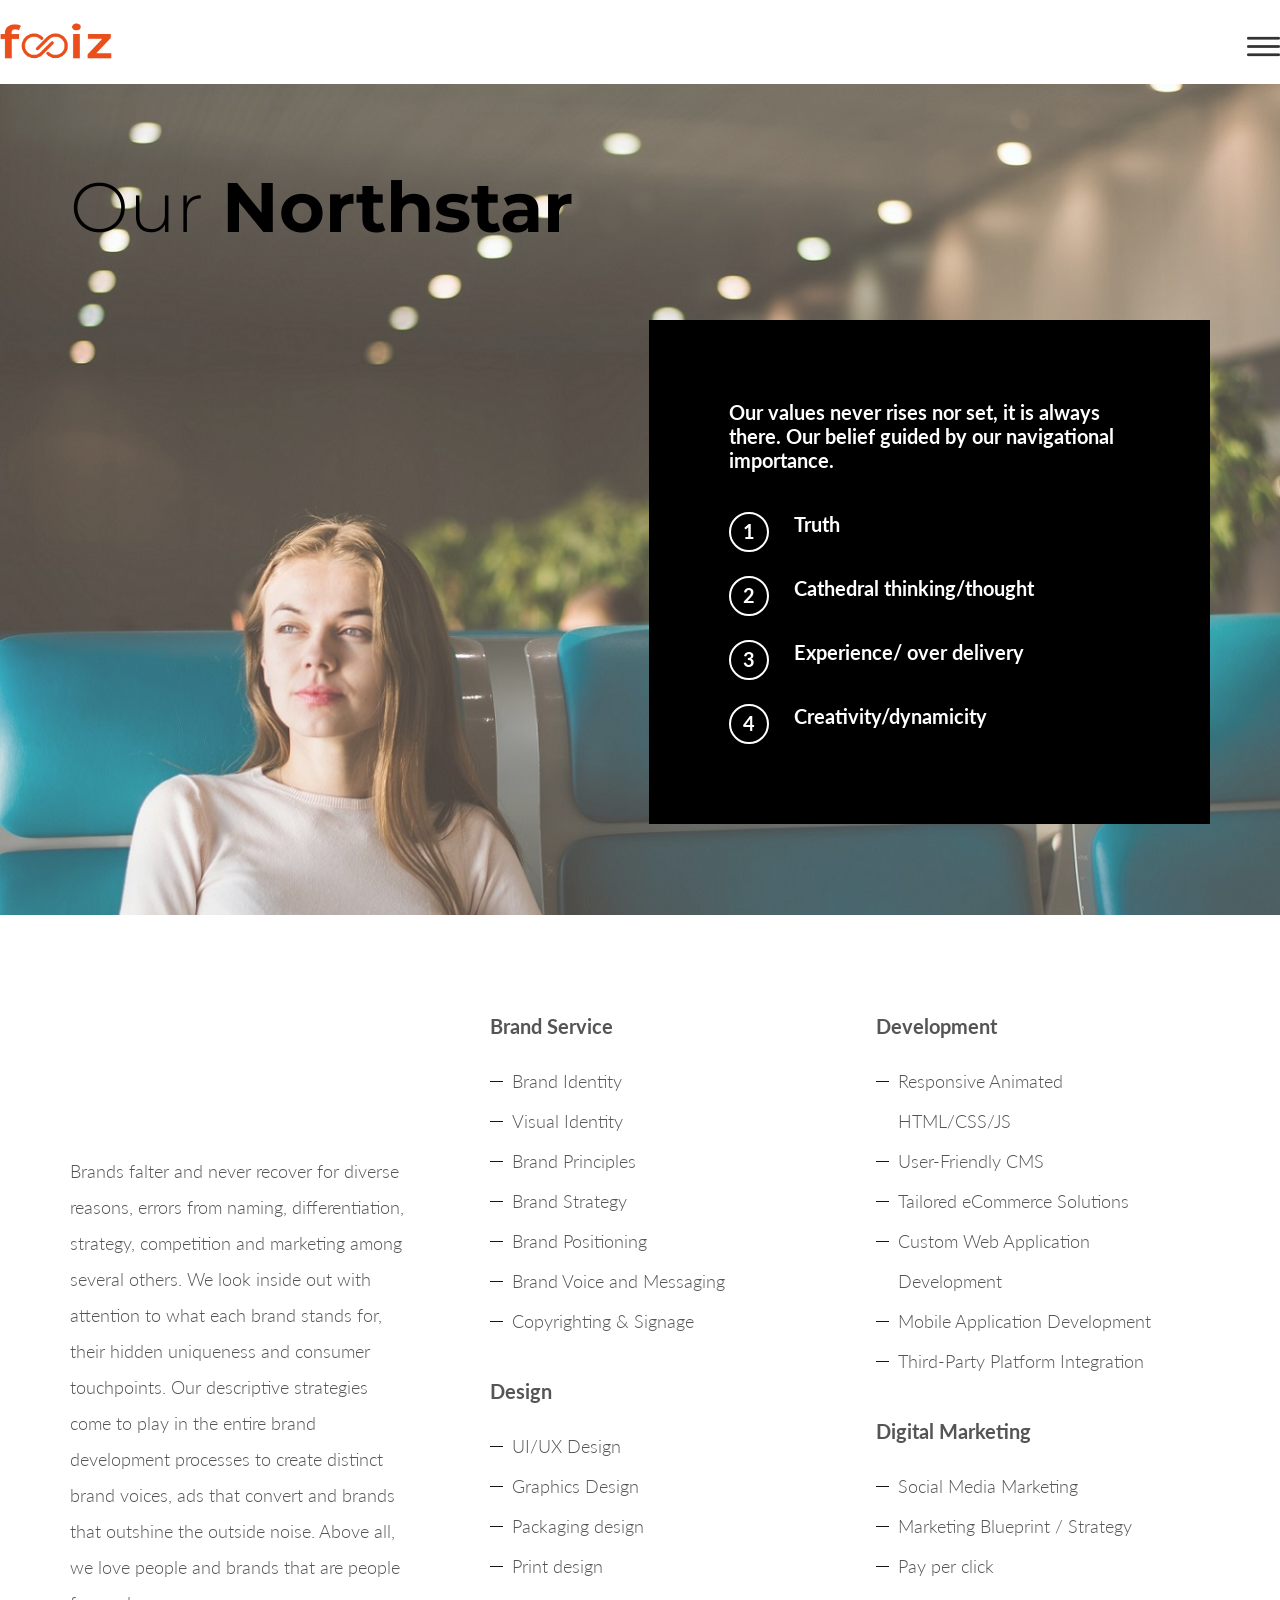
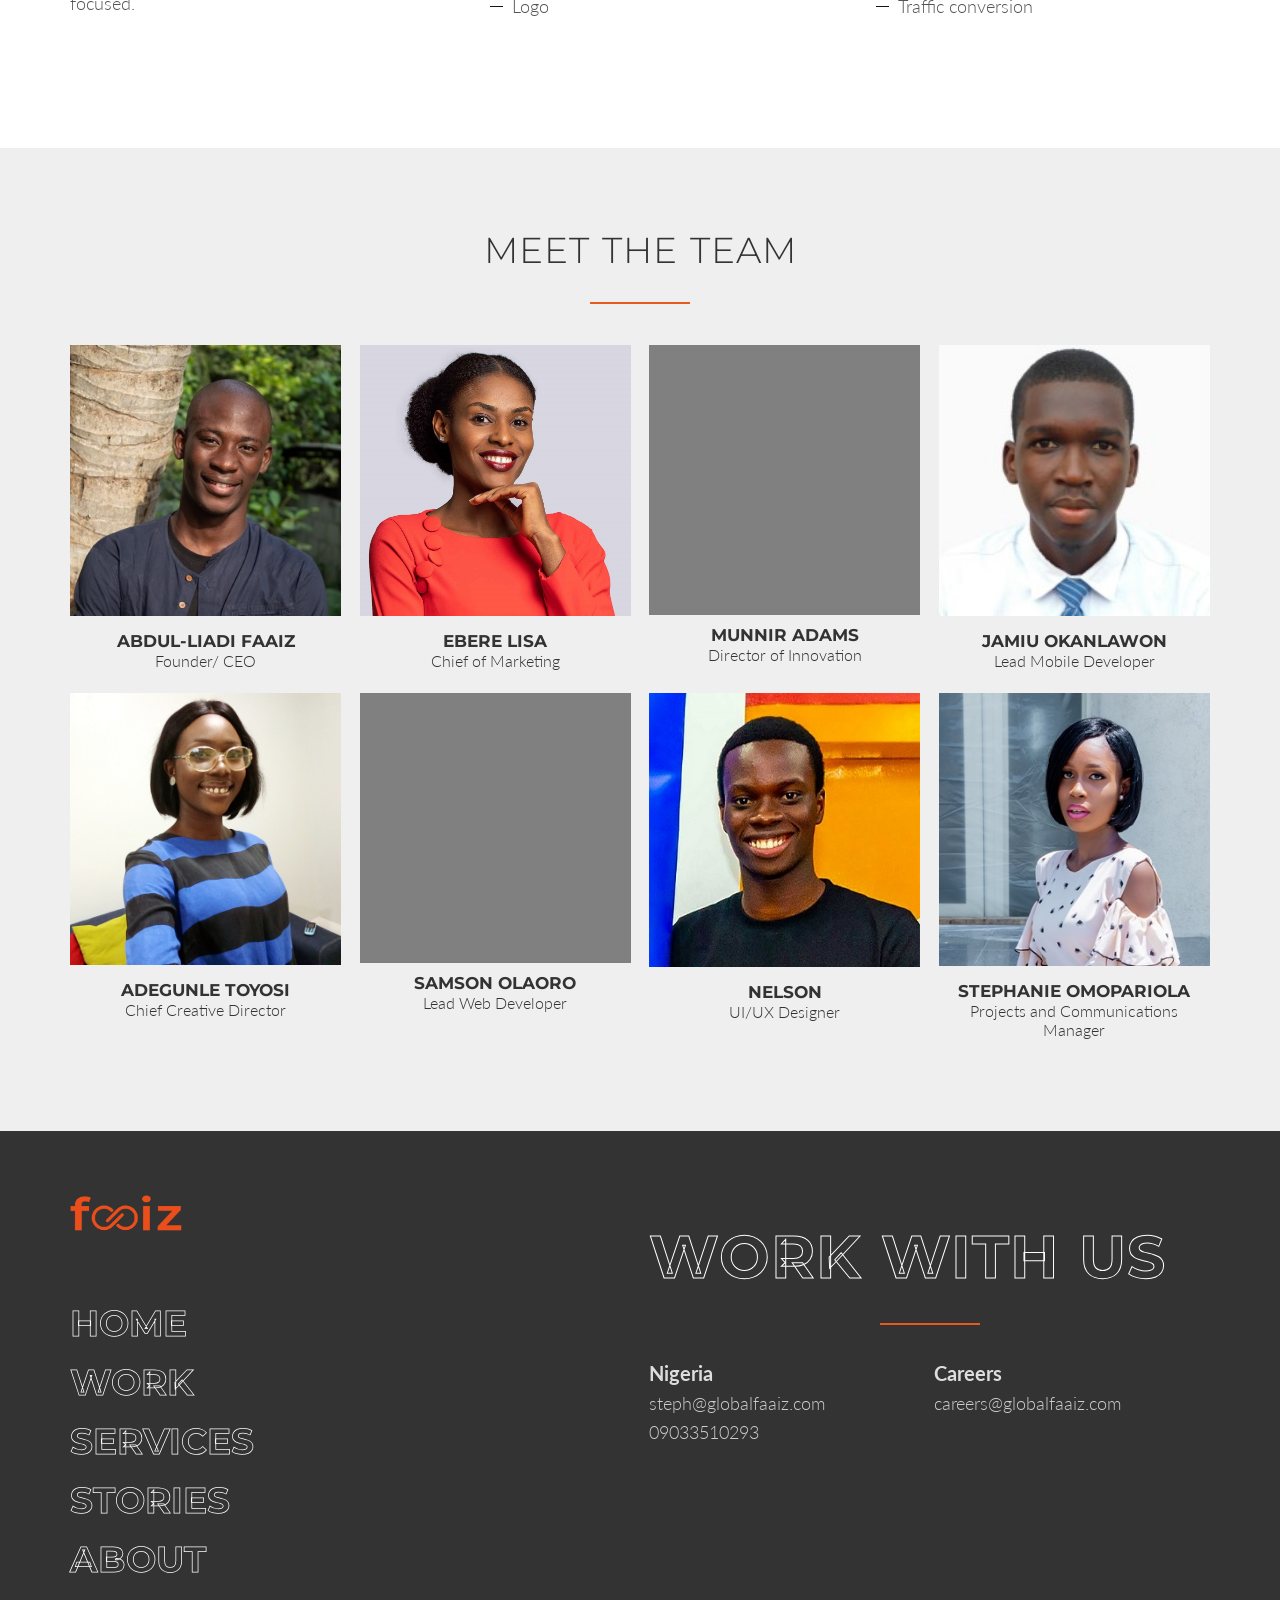
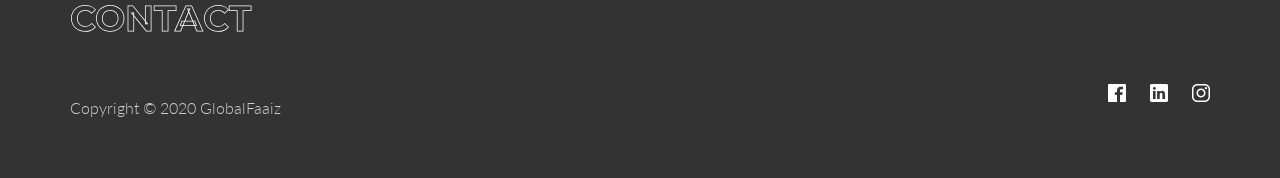
<file: GlobalFaaiz/corporate/about.html>
<!DOCTYPE html>
<html lang="en">
  <head>
    <meta name="viewport" content="width=device-width, initial-scale=1.0" />
    <link rel="stylesheet" type="tex t/css" href="vendors/css/normalize.css" />
    <link rel="stylesheet" type="text/css" href="vendors/css/grid.css" />
    <link
      rel="stylesheet"
      type="text/css"
      href="vendors/css/ionicons.min.css"
    />
    <link rel="stylesheet" type="text/css" href="resources/css/style.css" />
    <link rel="stylesheet" type="text/css" href="resources/css/queries.css" />
    <link
      href="https://fonts.googleapis.com/css?family=Lato:100,300,300i,400&display=swap"
      rel="stylesheet"
    />
    <link
      href="https://fonts.googleapis.com/css?family=Montserrat:400,800&display=swap"
      rel="stylesheet"
    />
    <title>About us</title>
  </head>
  <body>
    <header>
      <nav>
        <div class="row">
          <img src="resources/img/logo_orange.png" class="logo" />
          <i class="ion-ios-menu main-nav" onclick="openNav()"></i>
          <div id="mySidenav" class="sidenav">
            <a href="javascript:void(0)" class="closebtn" onclick="closeNav()"
              >&times;</a
            >
            <a href="index.html">Home</a>
            <a href="work.html">Work</a>
            <a href="services.html">Services</a>
            <a href="https://globalfaaiz.com/dev" target="_blank">Stories</a>
            <a href="about.html">About</a>
            <a href="index.html#section-project">Contact</a>

            <ul class="social-icons-nav">
              <li>
                <a href="https://m.facebook.com/Global-Faaiz-108661854065988/" target="_blank"><i class="ion-logo-facebook"></i></a>
              </li>
              <li>
                <a href="https://www.linkedin.com/company/globalfaaiz/" target="_blank"><i class="ion-logo-linkedin"></i></a>
              </li>
              <li>
                <a href="https://www.instagram.com/GlobalFaaiz_/" target="_blank"><i class="ion-logo-instagram"></i></a>
              </li>
            </ul>
          </div>

          <!-- Use any element to open the sidenav -->
          <span onclick="openNav()"></span>
        </div>
      </nav>
    </header>
    <section class="section-values">
      <div class="row">
        <p
          style="
            font-family: 'Montserrat', sans-serif;
            font-size: 350%;
            color: black;
          "
        >
          Our <strong>Northstar</strong>
        </p>
      </div>
      <div class="row">
        <div class="col span-1-of-2"></div>
        <div class="col span-1-of-2 value-box">
          <div class="value">
            <p>
              Our values never rises nor set, it is always there. Our belief
              guided by our navigational importance.
            </p>
          </div>
          <div class="value">
            <div>1</div>
            <p>
              Truth
            </p>
          </div>
          <div class="value">
            <div>2</div>
            <p>
              Cathedral thinking/thought
            </p>
          </div>
          <div class="value">
            <div>3</div>
            <p>
              Experience/ over delivery
            </p>
          </div>
          <div class="value">
            <div>4</div>
            <p>
              Creativity/dynamicity
            </p>
          </div>
        </div>
      </div>
    </section>
    <section class="section-los">
      <div class="row">
        <div class="col span-1-of-3">
          <p class="los-text" style="font-size: 90%; padding-right: 7%;">
            Brands falter and never recover for diverse reasons, errors from
            naming, differentiation, strategy, competition and marketing among
            several others. We look inside out with attention to what each brand
            stands for, their hidden uniqueness and consumer touchpoints. Our
            descriptive strategies come to play in the entire brand development
            processes to create distinct brand voices, ads that convert and
            brands that outshine the outside noise. Above all, we love people
            and brands that are people focused.
          </p>
        </div>
        <div class="col span-1-of-3" style="padding: 0 3%;">
          <p style="font-weight: bold;">Brand Service</p>
          <ul style="list-style: none; line-height: 200%;">
            <li>Brand Identity</li>
            <li>Visual Identity</li>
            <li>Brand Principles</li>
            <li>Brand Strategy</li>
            <li>Brand Positioning</li>
            <li>Brand Voice and Messaging</li>
            <li>Copyrighting & Signage</li>
          </ul>
          <p style="font-weight: bold;">Design</p>
          <ul style="list-style: none; line-height: 200%;">
            <li>UI/UX Design</li>
            <li>Graphics Design</li>
            <li>Packaging design</li>
            <li>Print design</li>
            <li>Logo</li>
          </ul>
        </div>

        <div class="col span-1-of-3" style="padding: 0 3%;">
          <p style="font-weight: bold;">Development</p>
          <ul style="list-style: none; line-height: 200%;">
            <li>Responsive Animated HTML/CSS/JS</li>
            <li>User-Friendly CMS</li>
            <li>Tailored eCommerce Solutions</li>
            <li>Custom Web Application Development</li>
            <li>Mobile Application Development</li>
            <li>Third-Party Platform Integration</li>
          </ul>

          <p style="font-weight: bold;">Digital Marketing</p>
          <ul style="list-style: none; line-height: 200%;">
            <li>Social Media Marketing</li>
            <li>Marketing Blueprint / Strategy</li>
            <li>Pay per click</li>
            <li>Traffic conversion</li>
          </ul>
        </div>
      </div>
    </section>
    <section class="section-team">
      <div class="row" style="width: 100%;">
        <h2>Meet The Team</h2>
      </div>
      <div class="row"">
        <div class="col span-1-of-4" style="text-align: center;">
          <img src="resources/css/img/faaiz.jpg" alt="Jamiu" width="100%" />
          <h3>
            Abdul-Liadi Faaiz
          </h3>
          <p>
            Founder/ CEO
          </p>
        </div>
        <div class="col span-1-of-4" style="text-align: center;">
          <img src="resources/css/img/ebere.jpg" alt="Jamiu" width="100%" />
          <h3>
            Ebere Lisa
          </h3>
          <p>
            Chief of Marketing
          </p>
        </div>
        <div class="col span-1-of-4" style="text-align: center;">
          <!-- <img src="resources/css/img/brand.jpg" alt="Bibitayo" width="100%" /> -->
          <div style="width: 100%; height: 270px; background-color: grey;"></div>
          <h3>
            Munnir Adams
          </h3>
          <p>
            Director of Innovation
          </p>
        </div>
        <div class="col span-1-of-4" style="text-align: center;">
          <img src="resources/css/img/jamiu.jpg" alt="Jamiu" width="100%" />
          <h3>
            Jamiu Okanlawon
          </h3>
          <p>
            Lead Mobile Developer
          </p>
        </div>
      </div>
      <div class="row">
        <div class="col span-1-of-4" style="text-align: center;">
          <img src="resources/css/img/toyosi.jpg" alt="Jamiu" width="100%" />
          <h3>
            Adegunle Toyosi
          </h3>
          <p>
            Chief Creative Director
          </p>
        </div>
        <div class="col span-1-of-4" style="text-align: center;">
          <!-- <img src="resources/css/img/uthman.jpg" alt="Jamiu" width="100%" /> -->
          <div style="width: 100%; height: 270px; background-color: grey;"></div>
          <h3>
            Samson Olaoro
          </h3>
          <p>
            Lead Web Developer
          </p>
        </div>
        <div class="col span-1-of-4" style="text-align: center;">
          <img src="resources/css/img/nelson.jpg" alt="Jamiu" width="100%" />
          <h3>
            Nelson
          </h3>
          <p>
            UI/UX Designer
          </p>
        </div>
        <div class="col span-1-of-4" style="text-align: center;">
          <img src="resources/css/img/stephanie.jpg" alt="Jamiu" width="100%" />
          <h3>
            Stephanie Omopariola
          </h3>
          <p>
            Projects and Communications Manager
          </p>
        </div>
      </div>
    </section>
    <footer>
      <div class="row">
        <div class="col span-1-of-2">
          <div style="margin-bottom: 10%;">
            <img src="resources/img/logo_orange.png" class="logo" />
          </div>
          <div class="footer-nav">
            <a href="index.html"><h3>Home</h3></a>
            <a href="work.html"><h3>Work</h3></a>
            <a href="services.html"><h3>Services</h3></a>
            <a href="https://globalfaaiz.com/dev" target="_blank"><h3>Stories</h3></a>
            <a href="about.html"><h3>About</h3></a>
            <a href="index.html#section-project"><h3>Contact</h3></a>
          </div>
        </div>
        <div class="col span-1-of-2">
          <div class="work-with-us">
            <a href="work.html"> <h2>Work with us</h2></a>
          </div>
          <div class="row">
            <div class="address col span-1-of-2">
              <h3>Nigeria</h3>
              <p>steph@globalfaaiz.com</p>
              <p>
                09033510293
              </p>
            </div>
            <div class="address col span-1-of-2">
              <h3>Careers</h3>
              <p>careers@globalfaaiz.com</p>
            </div>
          </div>
        </div>
      </div>
      <div class="row">
        <div class="col span-1-of-2">
          <p>
            Copyright &copy; 2020 GlobalFaaiz
          </p>
        </div>
        <div class="col span-1-of-2">
          <ul class="social-icons">
            <li>
              <a href="https://m.facebook.com/Global-Faaiz-108661854065988/" target="_blank"><i class="ion-logo-facebook"></i></a>
            </li>
            <li>
              <a href="https://www.linkedin.com/company/globalfaaiz/" target="_blank"><i class="ion-logo-linkedin"></i></a>
            </li>
            <li>
              <a href="https://www.instagram.com/GlobalFaaiz_/" target="_blank"><i class="ion-logo-instagram"></i></a>
            </li>
          </ul>
        </div>
      </div>
    </footer>
    <script src="resources/js/app.js"></script>
  </body>
</html>
</file>
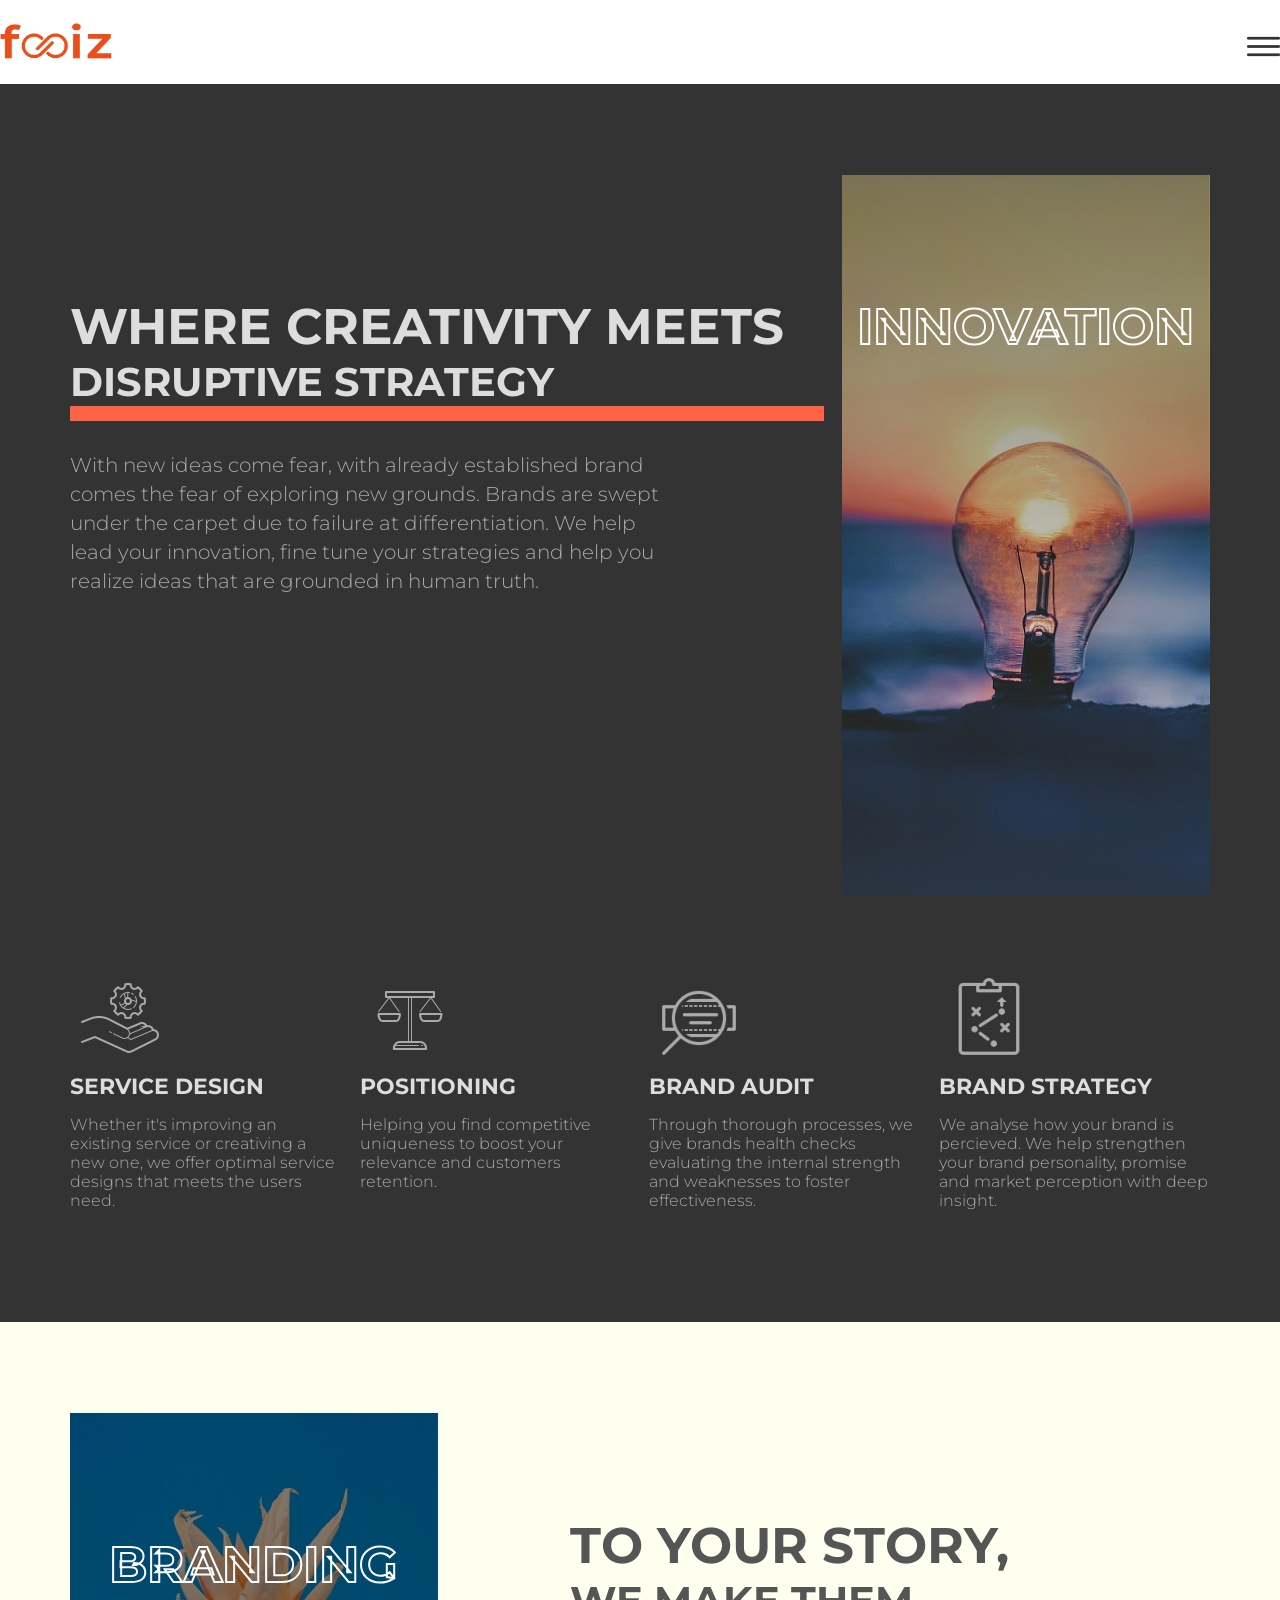
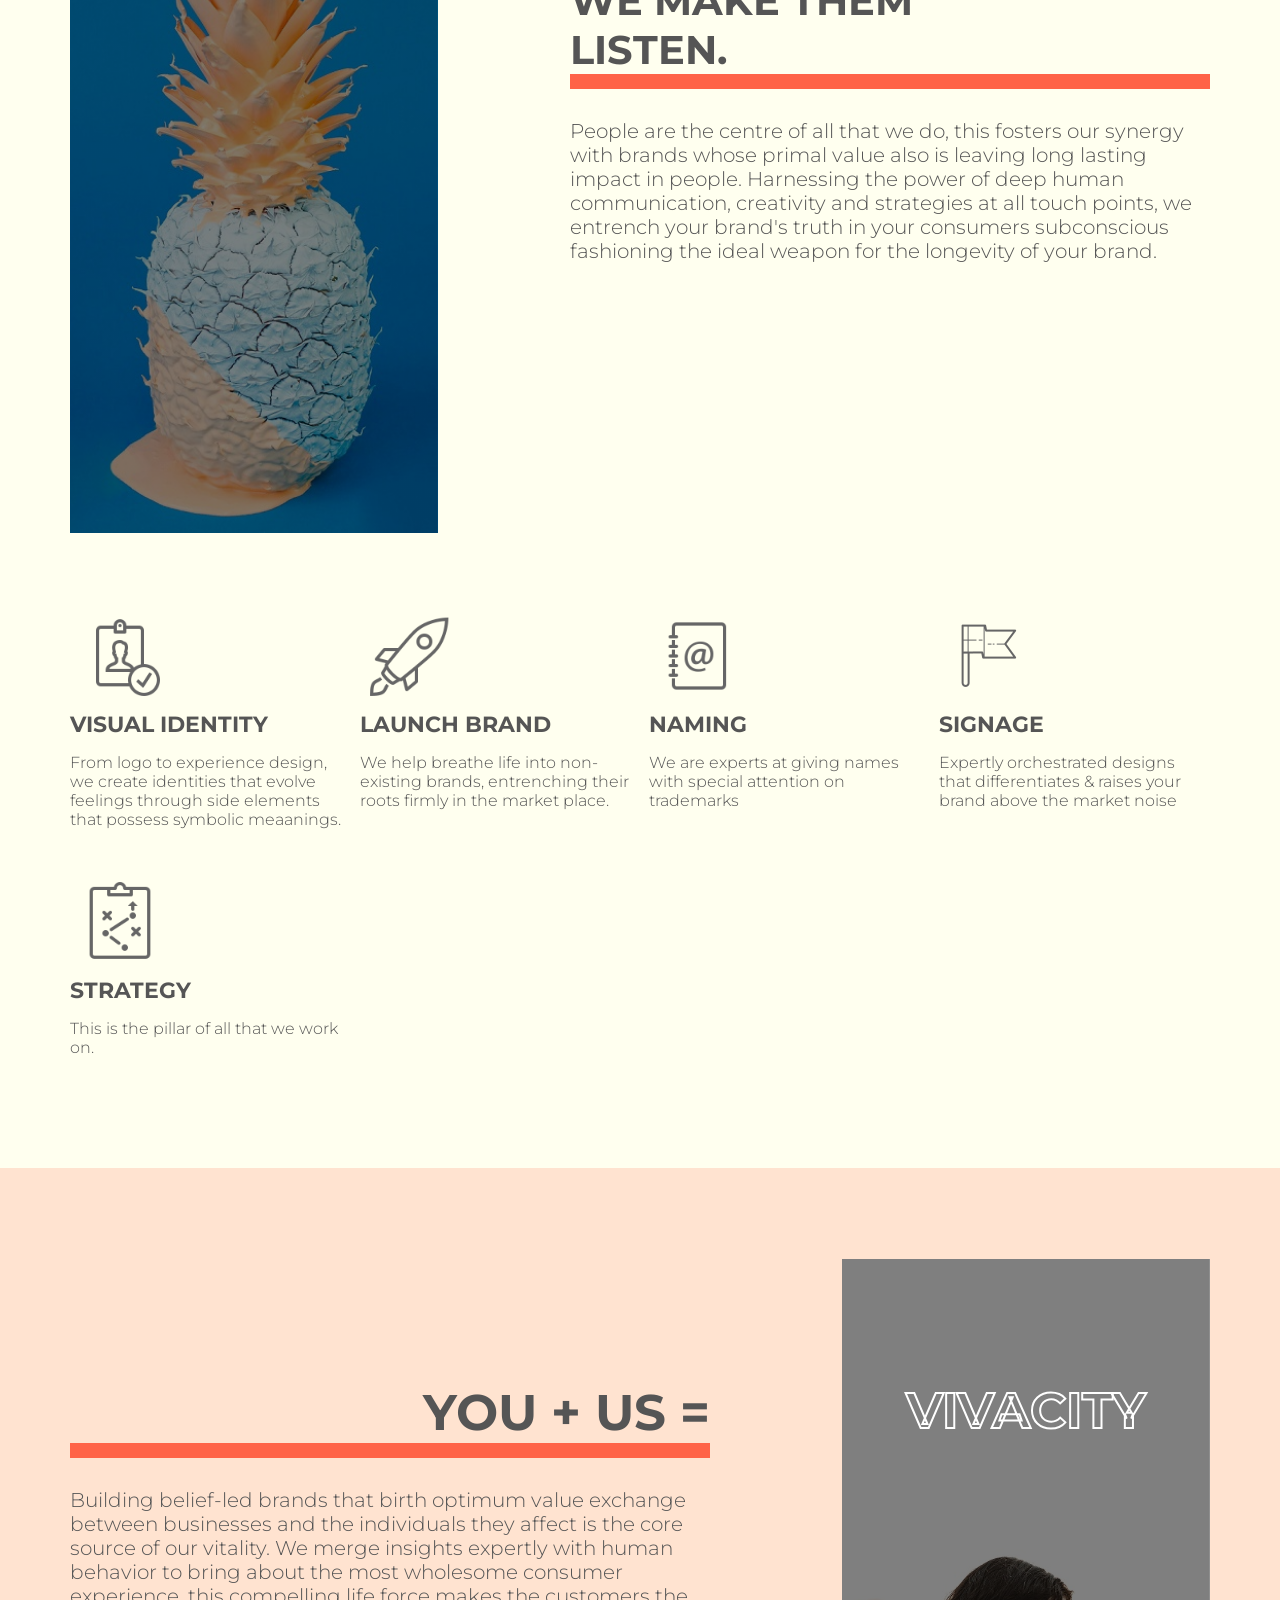
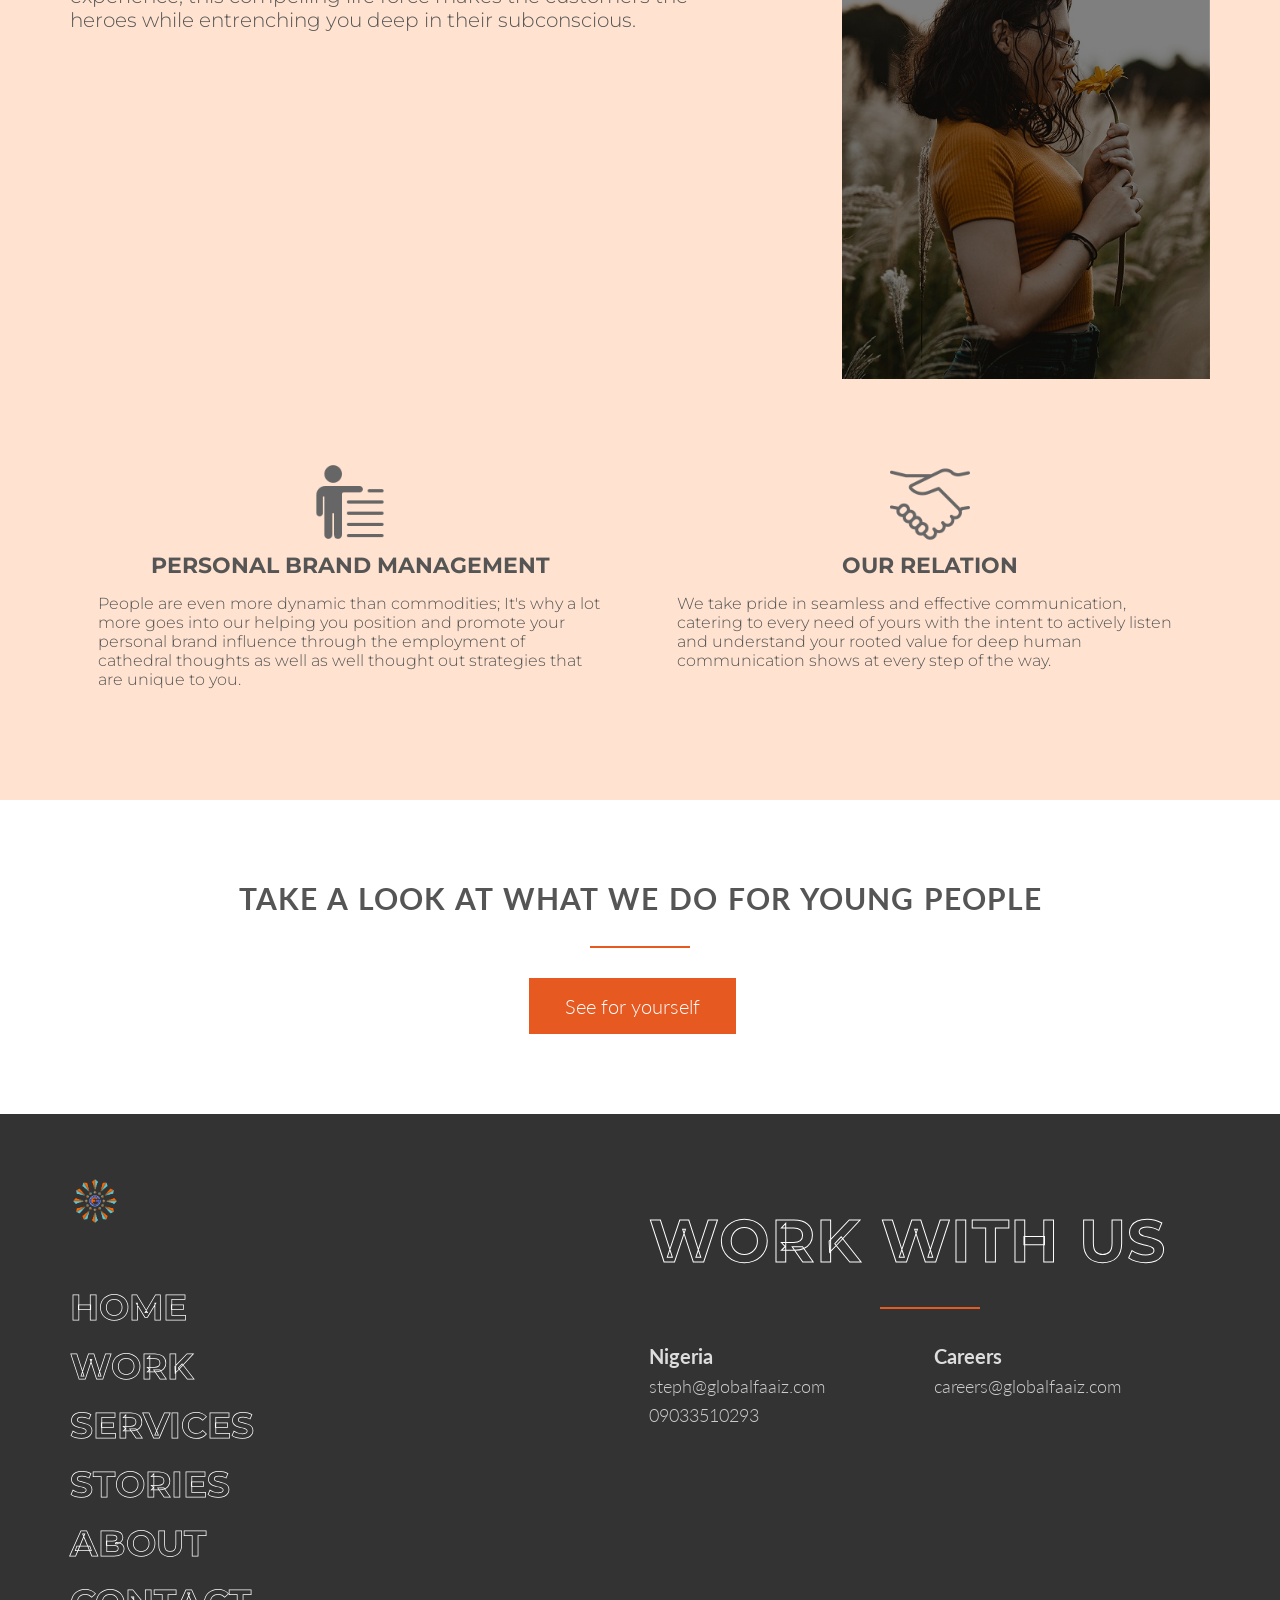
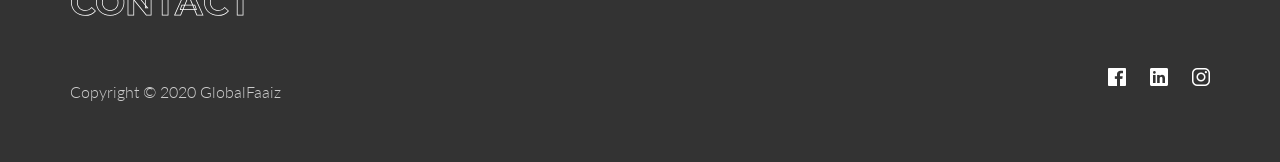
<file: GlobalFaaiz/corporate/services.html>
<!DOCTYPE html>
<html lang="en">
  <head>
    <meta name="viewport" content="width=device-width, initial-scale=1.0" />
    <link rel="stylesheet" type="tex t/css" href="vendors/css/normalize.css" />
    <link rel="stylesheet" type="text/css" href="vendors/css/grid.css" />
    <link
      rel="stylesheet"
      type="text/css"
      href="vendors/css/ionicons.min.css"
    />
    <link rel="stylesheet" type="text/css" href="resources/css/style.css" />
    <link rel="stylesheet" type="text/css" href="resources/css/queries.css" />
    <link
      href="https://fonts.googleapis.com/css?family=Lato:100,300,300i,400&display=swap"
      rel="stylesheet"
    />
    <link
      href="https://fonts.googleapis.com/css?family=Montserrat:400,800&display=swap"
      rel="stylesheet"
    />
    <title>Services</title>
  </head>
  <body>
    <header>
      <nav>
        <div class="row">
          <img src="resources/img/logo_orange.png" class="logo" />
          <i class="ion-ios-menu main-nav" onclick="openNav()"></i>
          <div id="mySidenav" class="sidenav">
            <a href="javascript:void(0)" class="closebtn" onclick="closeNav()"
              >&times;</a
            >
            <a href="index.html">Home</a>
            <a href="work.html">Work</a>
            <a href="services.html">Services</a>
            <a href="https://globalfaaiz.com/dev" target="_blank">Stories</a>
            <a href="about.html">About</a>
            <a href="index.html#section-project">Contact</a>

            <ul class="social-icons-nav">
              <li>
                <a href="https://m.facebook.com/Global-Faaiz-108661854065988/" target="_blank"><i class="ion-logo-facebook"></i></a>
              </li>
              <li>
                <a href="https://www.linkedin.com/company/globalfaaiz/" target="_blank"><i class="ion-logo-linkedin"></i></a>
              </li>
              <li>
                <a href="https://www.instagram.com/GlobalFaaiz_/" target="_blank"><i class="ion-logo-instagram"></i></a>
              </li>
            </ul>
          </div>

          <!-- Use any element to open the sidenav -->
          <span onclick="openNav()"></span>
        </div>
      </nav>
    </header>
    <section class="section-inno" id="section-innovation">
      <div class="row">
        <div class="col span-8-of-12">
          <h3
            class="h3 tagline"
            style="border-bottom: 15px solid tomato; padding-bottom: -30px; color: #ddd;"
          >
            <span style="font-size: 125%;">Where creativity meets</span>
            <br />
            disruptive strategy 
          </h3>
          <p class="long-copy services-text">
            With new ideas come fear, with already established brand comes the
            fear of exploring new grounds. Brands are swept under the carpet due
            to failure at differentiation. We help lead your innovation, fine
            tune your strategies and help you realize ideas that are grounded in
            human truth.
          </p>
        </div>
        <div class="col span-4-of-12 small-container">
          <h3 class="h3 title-text">INNOVATION</h3>
        </div>
      </div>
      <div class="row" style="margin-top: 50px;">
        <div class="col span-1-of-4">
          <img src="resources/img/service-design-grey.png" />
          <h3 id="inno-service-list">
            Service Design
          </h3>
          <p style="margin-bottom: 20px; font-size: 80%; color: #aaa">
            Whether it's improving an existing service or creativing a new one,
            we offer optimal service designs that meets the users need.
          </p>
        </div>
        <div class="col span-1-of-4">
          <img src="resources/img/positioning-grey.png" />
          <h3 id="inno-service-list">
            Positioning
          </h3>
          <p style="margin-bottom: 20px; font-size: 80%; color: #aaa">
            Helping you find competitive uniqueness to boost your relevance and
            customers retention.
          </p>
        </div>
        <div class="col span-1-of-4">
          <img
            src="resources/img/brand-audit-grey.png"
            width="100"
            height="100"
            style="padding: 10px;"
          />
          <h3 id="inno-service-list">
            Brand Audit
          </h3>
          <p style="margin-bottom: 20px; font-size: 80%; color: #aaa">
            Through thorough processes, we give brands health checks evaluating
            the internal strength and weaknesses to foster effectiveness.
          </p>
        </div>
        <div class="col span-1-of-4">
          <img
            src="resources/img/strategy-grey.png"
            width="100"
            height="100"
            style="padding: 10px;"
          />
          <h3 id="inno-service-list">
            Brand Strategy
          </h3>
          <p style="margin-bottom: 20px; font-size: 80%; color: #aaa">
            We analyse how your brand is percieved. We help strengthen your
            brand personality, promise and market perception with deep insight.
          </p>
        </div>
      </div>
    </section>

    <section class="section-brand" id="section-branding">
      <div class="row"">
        <div class="col span-4-of-12 small-container">
          <h3 class="h3 title-text">BRANDING</h3>
        </div>
        <div class="col span-8-of-12 brand">
          <h3
            class="h3 tagline"
            style="border-bottom: 15px solid tomato; padding-bottom: -30px;"
          >
            <span style="font-size: 125%;">To your story,</span>
            <br />
            we make them<br />
            listen.
          </h3>
          <p class="services-text">
            People are the centre of all that we do, this fosters our synergy
            with brands whose primal value also is leaving long lasting impact
            in people. Harnessing the power of deep human communication,
            creativity and strategies at all touch points, we entrench your
            brand's truth in your consumers subconscious fashioning the ideal
            weapon for the longevity of your brand.
          </p>
        </div>
      </div>
      <div class="row" style="margin-top: 50px;">
        <div class="col span-1-of-4">
          <img
            src="resources/img/identity-grey.png"
            width="100"
            height="100"
            style="padding: 10px;"
          />
          <h3 id="brand-service-list">
            Visual Identity
          </h3>
          <p style="margin-bottom: 20px; font-size: 80%;">
            From logo to experience design, we create identities that evolve
            feelings through side elements that possess symbolic meaanings.
          </p>
        </div>
        <div class="col span-1-of-4">
          <img
            src="resources/img/launch-brand-grey.png"
            width="100"
            height="100"
            style="padding: 10px;"
          />
          <h3 id="brand-service-list">
            Launch Brand
          </h3>
          <p style="margin-bottom: 20px; font-size: 80%;">
            We help breathe life into non-existing brands, entrenching their
            roots firmly in the market place.
          </p>
        </div>
        <div class="col span-1-of-4">
          <img
            src="resources/img/naming-grey.png"
            width="100"
            height="100"
            style="padding: 10px;"
          />
          <h3 id="brand-service-list">Naming</h3>
          <p style="margin-bottom: 20px; font-size: 80%;">
            We are experts at giving names with special attention on trademarks
          </p>
        </div>
        <div class="col span-1-of-4">
          <img src="resources/img/signage-grey.png" />
          <h3 id="brand-service-list">Signage</h3>
          <p style="margin-bottom: 20px; font-size: 80%;">
            Expertly orchestrated designs that differentiates & raises your
            brand above the market noise
          </p>
        </div>
      </div>
      <div class="row">
        <div class="col span-1-of-4">
          <img
            src="resources/img/strategy.png"
            width="100"
            height="100"
            style="padding: 10px;"
          />
          <h3 id="brand-service-list">Strategy</h3>
          <p style="margin-bottom: 20px; font-size: 80%;">
            This is the pillar of all that we work on.
          </p>
        </div>
      </div>
    </section>

    <section class="section-viva" id="section-vivacity">
      <div class="row" style="text-align: end;">
        <div class="col span-8-of-12 viva">
          <h3
            class="h3 tagline"
            style="border-bottom: 15px solid tomato; padding: 0 0 -30px 0; margin-top: 20px;"
          >
            <span style="font-size: 125%;">You + Us =</span>
          </h3>
          <p class="services-text">
            Building belief-led brands that birth optimum value exchange between
            businesses and the individuals they affect is the core source of our
            vitality. We merge insights expertly with human behavior to bring
            about the most wholesome consumer experience, this compelling life
            force makes the customers the heroes while entrenching you deep in
            their subconscious.
          </p>
        </div>
        <div class="col span-4-of-12 small-container">
          <h3 class="h3 title-text">VIVACITY</h3>
        </div>
      </div>
      <div class="row" style="margin-top: 50px;">
        <div class="col span-6-of-12">
          <img
            src="resources/img/personal-brand-grey.png"
            width="100"
            height="100"
            style="padding: 10px; display: block; margin: 0 auto;"
          />
          <h3 id="viva-service-list">
            Personal Brand Management
          </h3>
          <p
            style="margin-bottom: 20px; font-size: 80%; padding: 0 5%;"
          >
            People are even more dynamic than commodities; It's why a lot more
            goes into our helping you position and promote your personal brand
            influence through the employment of cathedral thoughts as well as well thought out strategies that are unique to you.
          </p>
        </div>
        <div class="col span-6-of-12" style="align-items: center;">
          <img
            src="resources/img/relation-grey.png"
            width="100"
            height="100"
            style="padding: 10px; display: block; margin: 0 auto;"
          />
          <h3 id="viva-service-list">Our Relation</h3>
          <p
            style="margin-bottom: 20px; font-size: 80%; padding: 0 5%;"
          >
            We take pride in seamless and effective communication, catering to every
            need of yours with the intent to actively listen and understand your
            rooted value for deep human communication shows at every step of the
            way.
          </p>
        </div>
      </div>
    </section>
    <section class="look">
      <div class="row" style="text-align: center;">
        <h2 style="font-weight: bold; font-size: 150%;">
          Take a look at what we do for young people
        </h2>
        <a class="btn btn-full" href="https://globalfaaiz.com/dev" target="_blank">See for yourself</a>
      </div>
    </section>
    <footer>
      <div class="row">
        <div class="col span-1-of-2">
          <div style="margin-bottom: 10%;">
            <img src="resources/img/phoenix-logo.png" class="logo" />
          </div>
          <div class="footer-nav">
            <a href="index.html"><h3>Home</h3></a>
            <a href="work.html"><h3>Work</h3></a>
            <a href="services.html"><h3>Services</h3></a>
            <a href="https://globalfaaiz.com/dev" target="_blank"><h3>Stories</h3></a>
            <a href="about.html"><h3>About</h3></a>
            <a href="index.html#section-project"><h3>Contact</h3></a>
          </div>
        </div>
        <div class="col span-1-of-2">
          <div class="work-with-us">
            <a href="work.html"> <h2>Work with us</h2></a>
          </div>
          <div class="row">
            <div class="address col span-1-of-2">
              <h3>Nigeria</h3>
              <p>steph@globalfaaiz.com</p>
              <p>
                09033510293
              </p>
            </div>
            <div class="address col span-1-of-2">
              <h3>Careers</h3>
              <p>careers@globalfaaiz.com</p>
            </div>
          </div>
        </div>
      </div>
      <div class="row">
        <div class="col span-1-of-2">
          <p>
            Copyright &copy; 2020 GlobalFaaiz
          </p>
        </div>
        <div class="col span-1-of-2">
          <ul class="social-icons">
            <li>
              <a href="https://m.facebook.com/Global-Faaiz-108661854065988/" target="_blank"><i class="ion-logo-facebook"></i></a>
            </li>
            <li>
              <a href="https://www.linkedin.com/company/globalfaaiz/" target="_blank"><i class="ion-logo-linkedin"></i></a>
            </li>
            <li>
              <a href="https://www.instagram.com/GlobalFaaiz_/" target="_blank"><i class="ion-logo-instagram"></i></a>
            </li>
          </ul>
        </div>
      </div>
    </footer>
    <script src="resources/js/app.js"></script>
  </body>
</html>
</file>
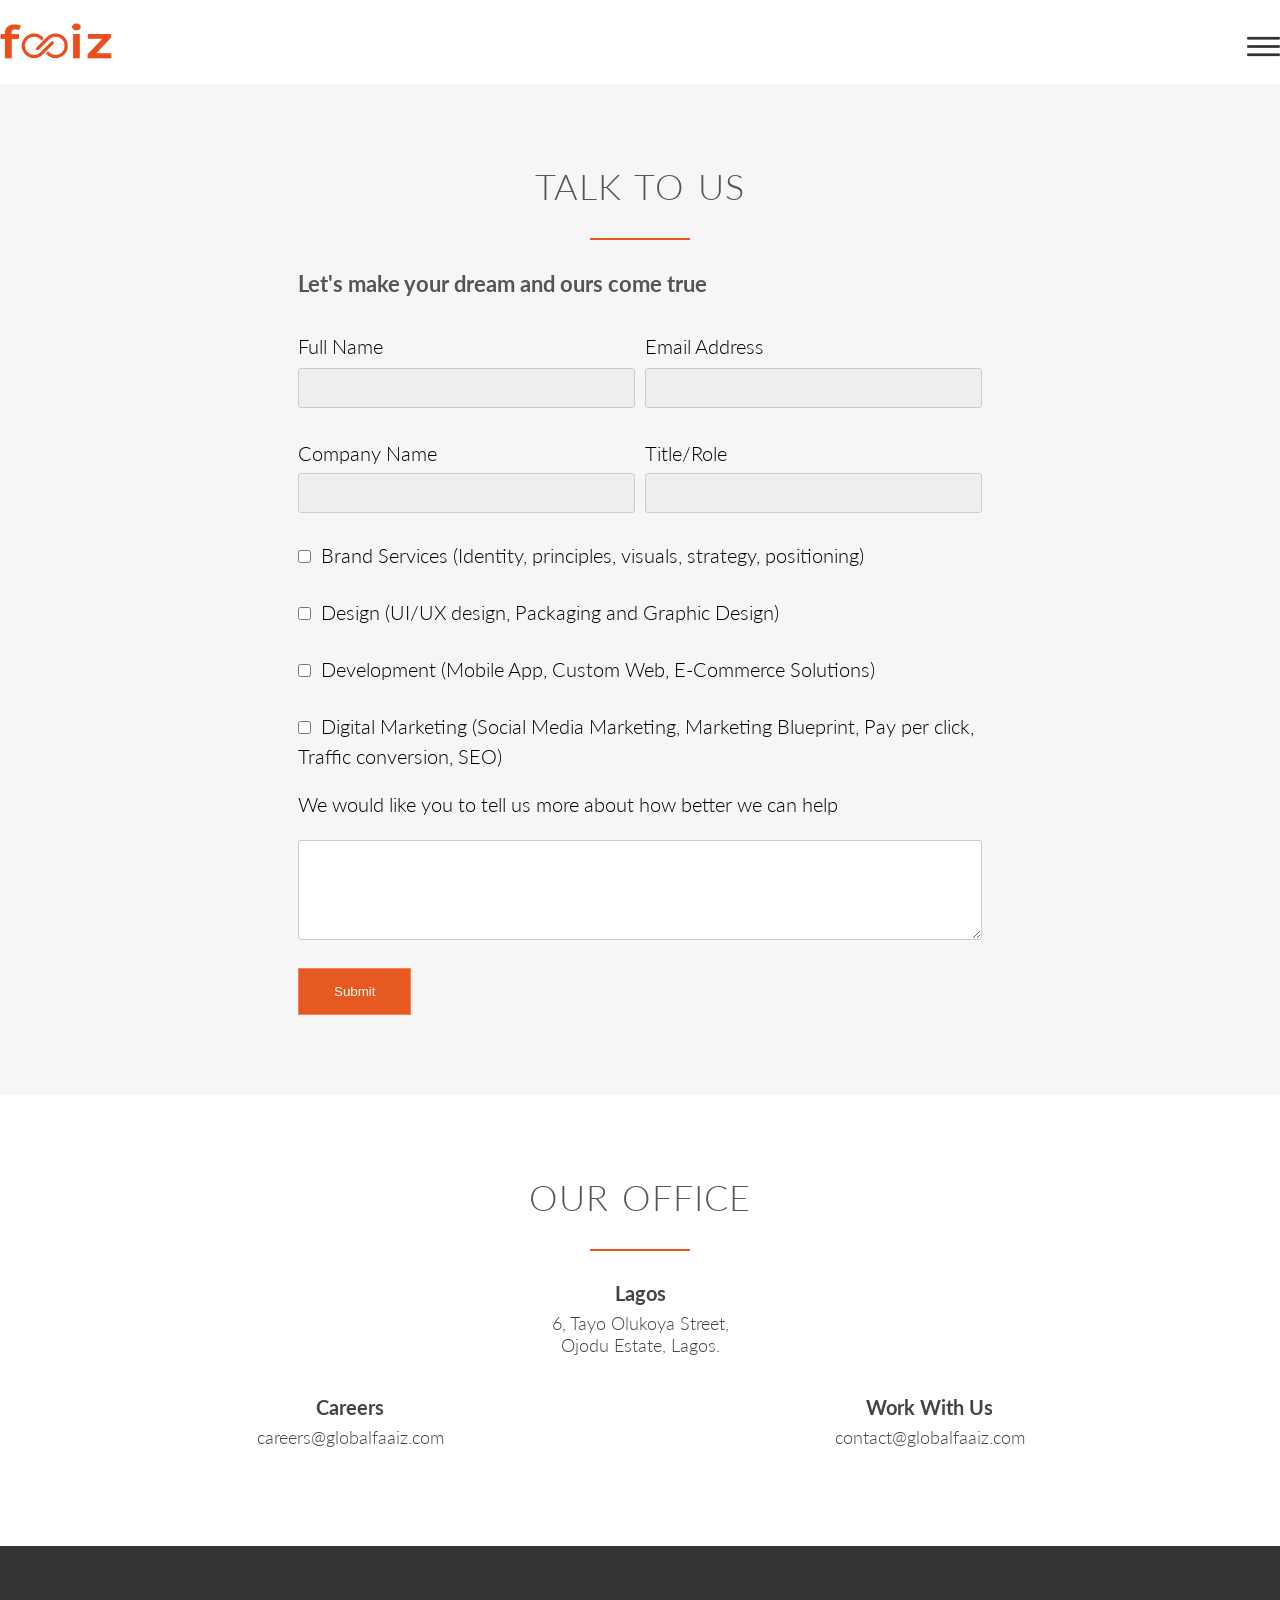
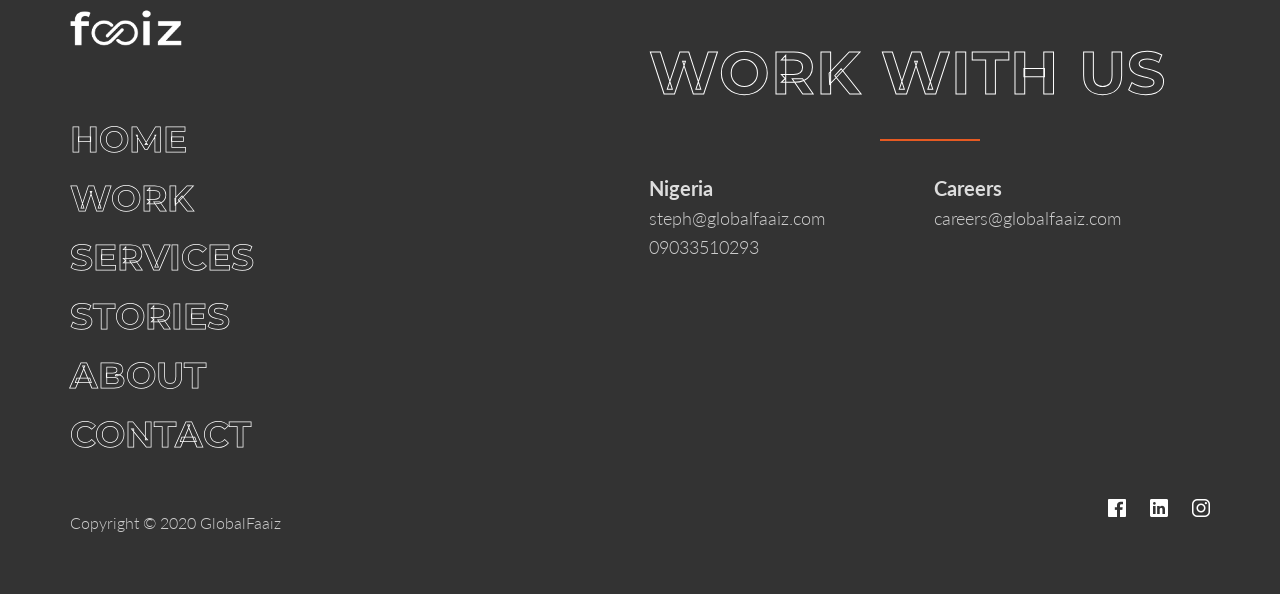
<file: GlobalFaaiz/corporate/work.html>
<!DOCTYPE html>
<html lang="en">
  <head>
    <meta name="viewport" content="width=device-width, initial-scale=1.0" />
    <link rel="stylesheet" type="tex t/css" href="vendors/css/normalize.css" />
    <link rel="stylesheet" type="text/css" href="vendors/css/grid.css" />
    <link
      rel="stylesheet"
      type="text/css"
      href="vendors/css/ionicons.min.css"
    />
    <link rel="stylesheet" type="text/css" href="resources/css/style.css" />
    <link rel="stylesheet" type="text/css" href="resources/css/queries.css" />
    <link
      href="https://fonts.googleapis.com/css?family=Lato:100,300,300i,400&display=swap"
      rel="stylesheet"
    />
    <link
      href="https://fonts.googleapis.com/css?family=Montserrat:400,800&display=swap"
      rel="stylesheet"
    />
    <title>Work</title>
  </head>
  <body>
    <header>
      <nav>
        <div class="row">
          <img src="resources/img/logo_orange.png" class="logo" />
          <i class="ion-ios-menu main-nav" onclick="openNav()"></i>
          <div id="mySidenav" class="sidenav">
            <a href="javascript:void(0)" class="closebtn" onclick="closeNav()"
              >&times;</a
            >
            <a href="index.html">Home</a>
            <a href="work.html">Work</a>
            <a href="services.html">Services</a>
            <a href="https://globalfaaiz.com/dev" target="_blank">Stories</a>
            <a href="about.html">About</a>
            <a href="index.html#section-project">Contact</a>

            <ul class="social-icons-nav">
              <li>
                <a
                  href="https://m.facebook.com/Global-Faaiz-108661854065988/"
                  target="_blank"
                  ><i class="ion-logo-facebook"></i
                ></a>
              </li>
              <li>
                <a
                  href="https://www.linkedin.com/company/globalfaaiz/"
                  target="_blank"
                  ><i class="ion-logo-linkedin"></i
                ></a>
              </li>
              <li>
                <a
                  href="https://www.instagram.com/GlobalFaaiz_/"
                  target="_blank"
                  ><i class="ion-logo-instagram"></i
                ></a>
              </li>
            </ul>
          </div>

          <!-- Use any element to open the sidenav -->
          <span onclick="openNav()"></span>
        </div>
      </nav>
    </header>
    <section class="section-work" style="background-color: #eeeeee80">
      <div class="row">
        <h2>Talk to us</h2>
        <!-- <hr style="margin: 20px 0 50px 0;" /> -->
      </div>
      <div class="row">
        <form method="post" action="#" class="contact-form">
          <div class="row">
            <p style="font-weight: bold; margin-bottom: 30px; font-size: 110%">
              Let's make your dream and ours come true
            </p>
          </div>
          <div class="row" style="margin-bottom: 20px">
            <div class="col span-1-of-2">
              <label for="name">Full Name</label>
              <input
                type="text"
                name="name"
                id="name"
                required
                style="
                  margin-top: 10px;
                  background-color: #eee;
                  height: 40px;
                  color: #555;
                "
              />
            </div>
            <div class="col span-1-of-2">
              <label for="email">Email Address</label>
              <input
                type="email"
                name="email"
                id="email"
                style="
                  margin-top: 10px;
                  background-color: #eee;
                  height: 40px;
                  color: #555;
                "
              />
            </div>
          </div>
          <div class="row" style="margin-bottom: 20px">
            <div class="col span-1-of-2">
              <label for="company-name">Company Name</label>
              <input
                type="text"
                name="company-name"
                id="company-name"
                style="
                  margin-top: 8px;
                  background-color: #eee;
                  height: 40px;
                  color: #555;
                "
              />
            </div>
            <div class="col span-1-of-2">
              <label for="title">Title/Role</label>
              <input
                type="text"
                name="title"
                id="title-name"
                style="
                  margin-top: 8px;
                  background-color: #eee;
                  height: 40px;
                  color: #555;
                "
              />
            </div>
          </div>
          <div class="row">
            <input
              type="checkbox"
              id="brand-services"
              name="brand-services"
              value="Brand Services"
            />
            <label for="brand-services"
              >Brand Services (Identity, principles, visuals, strategy,
              positioning)</label
            ><br /><br />
            <input type="checkbox" id="design" name="design" value="Design" />
            <label for="design"
              >Design (UI/UX design, Packaging and Graphic Design)</label
            ><br /><br />
            <input
              type="checkbox"
              id="development"
              name="development"
              value="Development"
            />
            <label for="development"
              >Development (Mobile App, Custom Web, E-Commerce Solutions)</label
            ><br />
            <br />
            <input
              type="checkbox"
              id="digital-marketing"
              name="digital-marketing"
              value="Digital Marketing"
            />
            <label for="digital-marketing"
              >Digital Marketing (Social Media Marketing, Marketing Blueprint,
              Pay per click, Traffic conversion, SEO)</label
            ><br />
            <br />
          </div>
          <div class="row">
            <label
              >We would like you to tell us more about how better we can
              help</label
            ><br /><br />
            <textarea name="message" placeholder="Tell us more"> </textarea
            ><br /><br />
            <input type="submit" value="Submit" />
          </div>
        </form>
      </div>
    </section>

    <section class="section-offices" style="text-align: center">
      <div class="row" style="width: 70%">
        <h2>Our Office</h2>
        <div class="address" style="color: #444">
          <h3>Lagos</h3>
          <p>6, Tayo Olukoya Street, <br />Ojodu Estate, Lagos.</p>
        </div>
      </div>
      <div class="row" style="height: 20px"></div>
      <div class="row" style="width: 100%">
        <div class="col span-6-of-12">
          <div class="address" style="color: #444">
            <h3>Careers</h3>
            <p>careers@globalfaaiz.com</p>
          </div>
        </div>
        <div class="col span-6-of-12">
          <div class="address" style="color: #444">
            <h3>Work with us</h3>
            <p>contact@globalfaaiz.com</p>
          </div>
        </div>
      </div>
    </section>
    <footer>
      <div class="row">
        <div class="col span-1-of-2">
          <div style="margin-bottom: 10%">
            <img src="resources/img/logo_white.png" class="logo" />
          </div>
          <div class="footer-nav">
            <a href="index.html"><h3>Home</h3></a>
            <a href="work.html"><h3>Work</h3></a>
            <a href="services.html"><h3>Services</h3></a>
            <a href="https://globalfaaiz.com/dev" target="_blank"
              ><h3>Stories</h3></a
            >
            <a href="about.html"><h3>About</h3></a>
            <a href="index.html#section-project"><h3>Contact</h3></a>
          </div>
        </div>
        <div class="col span-1-of-2">
          <div class="work-with-us">
            <a href="work.html"> <h2>Work with us</h2></a>
          </div>
          <div class="row">
            <div class="address col span-1-of-2">
              <h3>Nigeria</h3>
              <p>steph@globalfaaiz.com</p>
              <p>09033510293</p>
            </div>
            <div class="address col span-1-of-2">
              <h3>Careers</h3>
              <p>careers@globalfaaiz.com</p>
            </div>
          </div>
        </div>
      </div>
      <div class="row">
        <div class="col span-1-of-2">
          <p>Copyright &copy; 2020 GlobalFaaiz</p>
        </div>
        <div class="col span-1-of-2">
          <ul class="social-icons">
            <li>
              <a
                href="https://m.facebook.com/Global-Faaiz-108661854065988/"
                target="_blank"
                ><i class="ion-logo-facebook"></i
              ></a>
            </li>
            <li>
              <a
                href="https://www.linkedin.com/company/globalfaaiz/"
                target="_blank"
                ><i class="ion-logo-linkedin"></i
              ></a>
            </li>
            <li>
              <a href="https://www.instagram.com/GlobalFaaiz_/" target="_blank"
                ><i class="ion-logo-instagram"></i
              ></a>
            </li>
          </ul>
        </div>
      </div>
    </footer>
    <script src="resources/js/app.js"></script>
  </body>
</html>
</file>
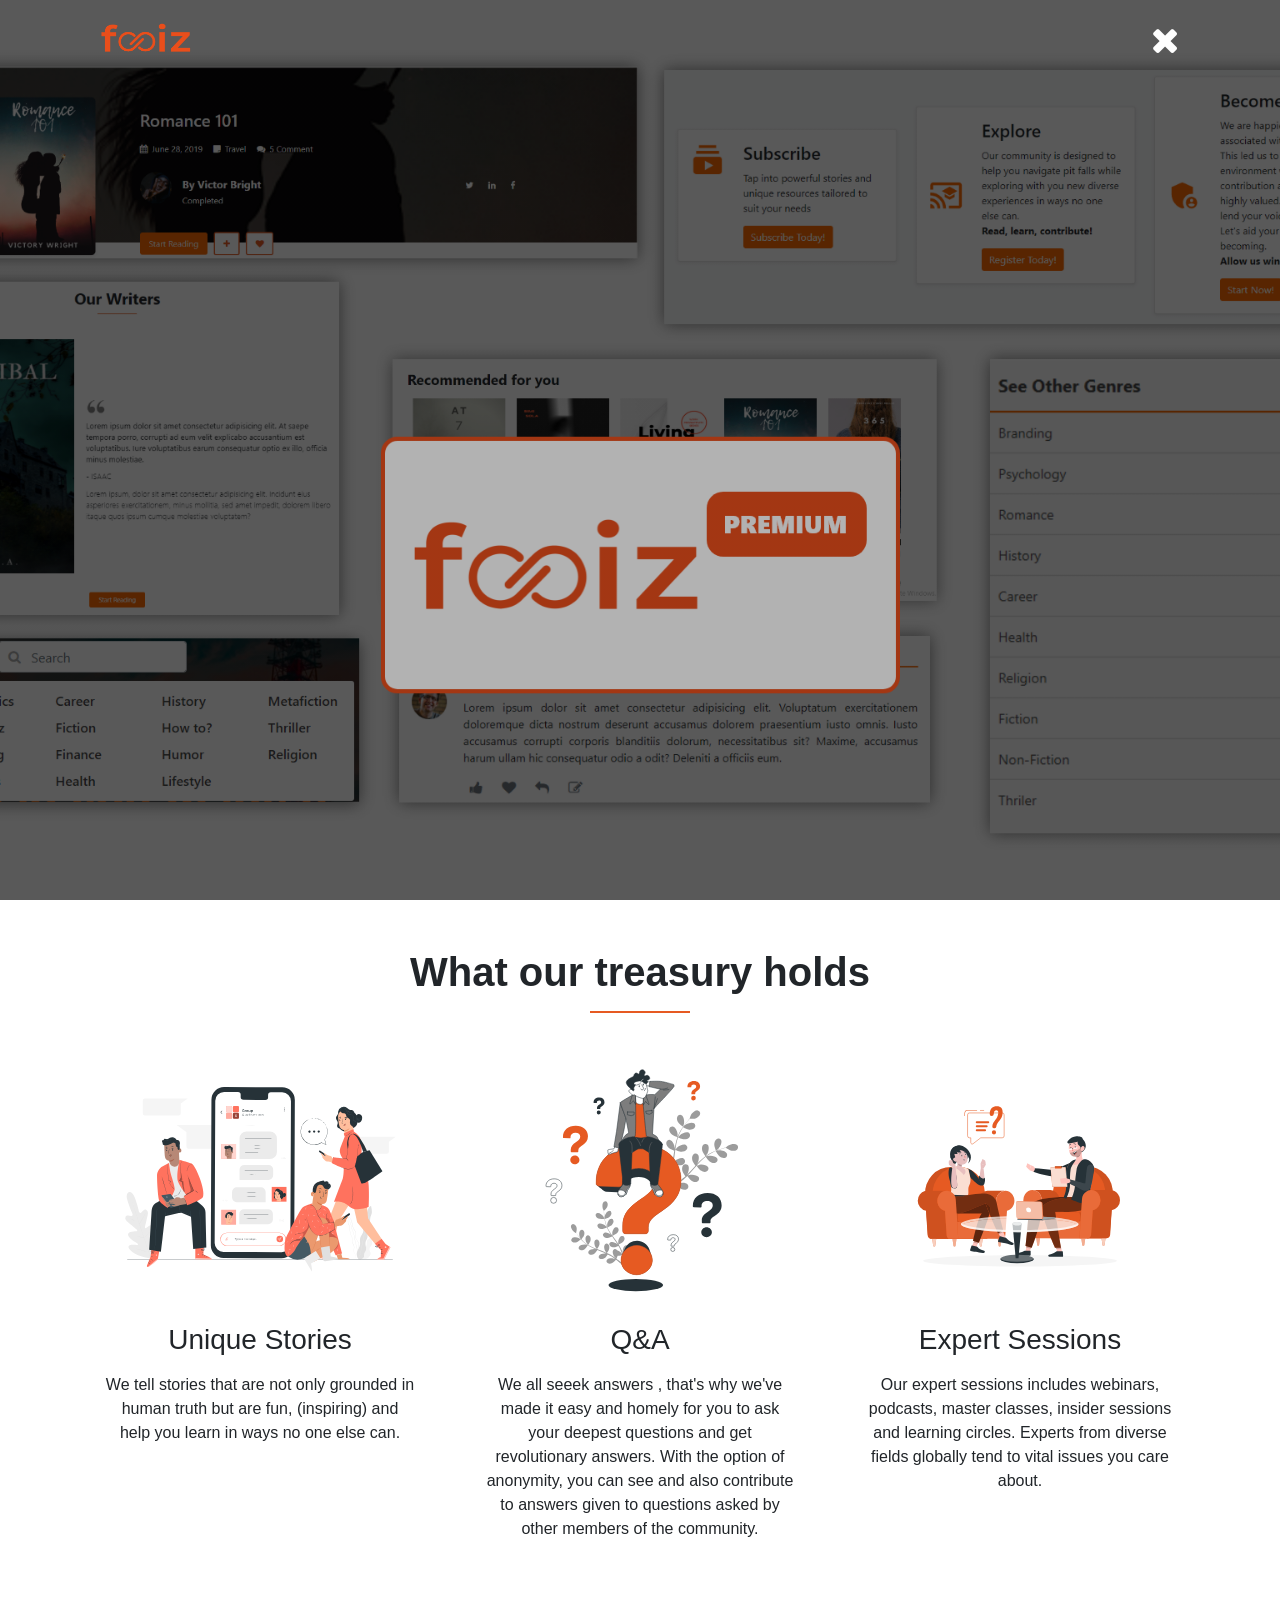
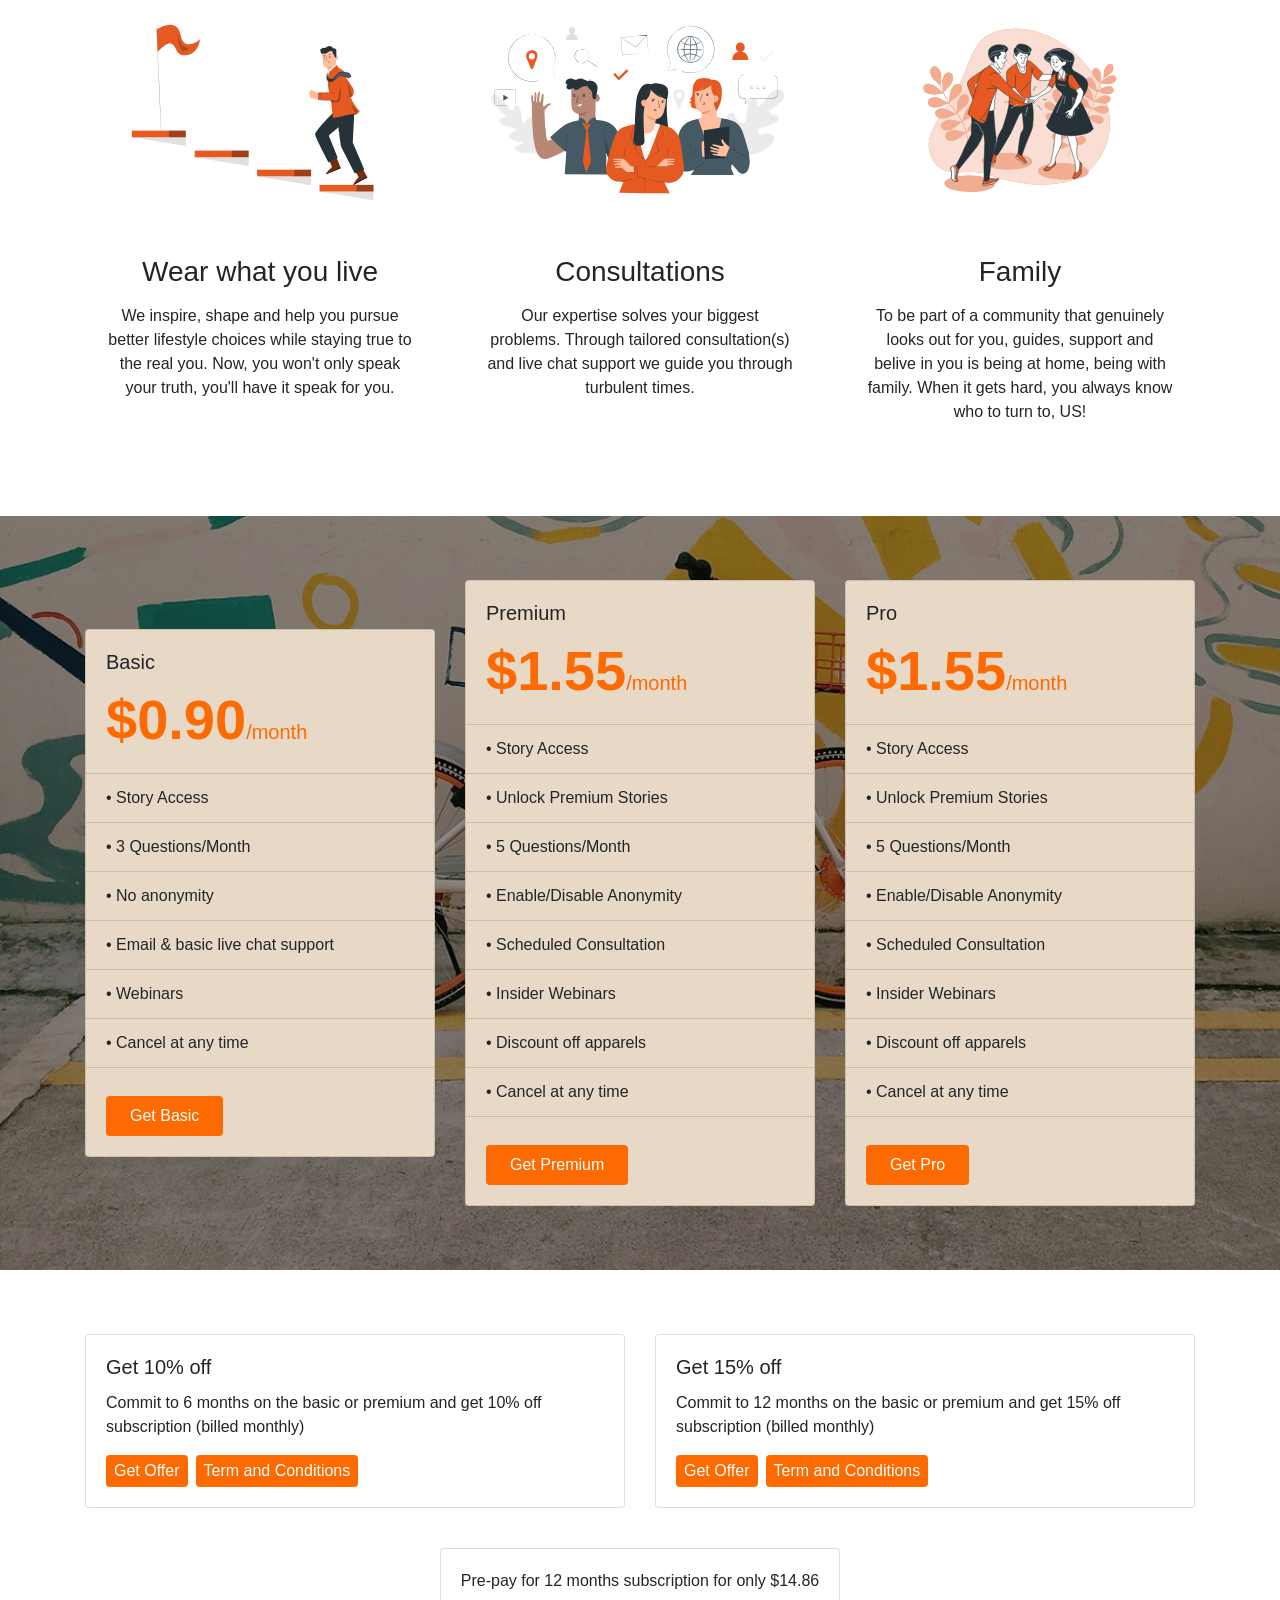
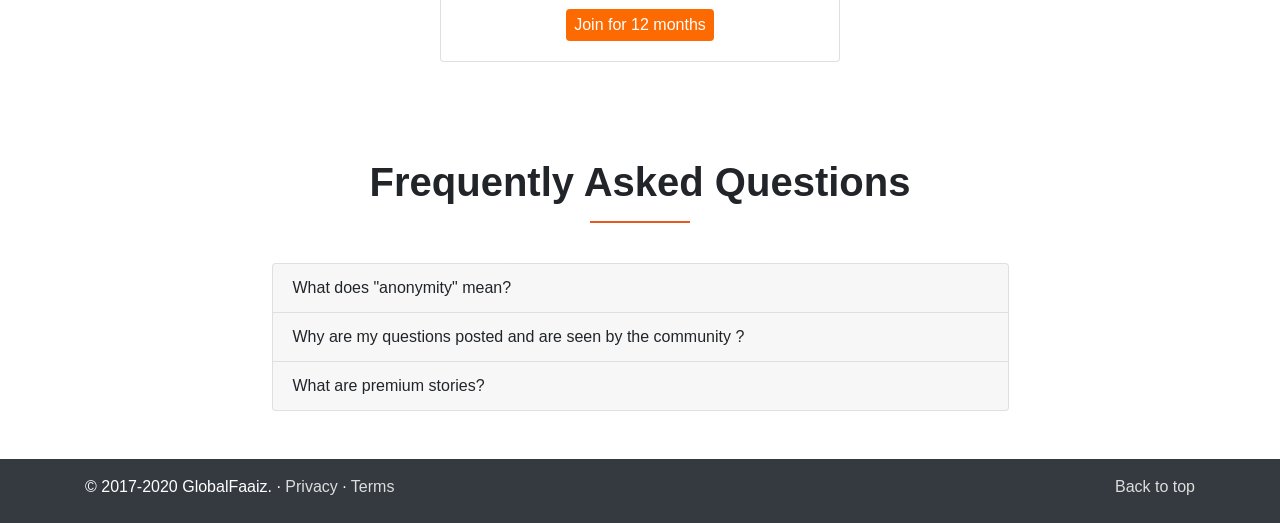
<file: GlobalFaaiz/personality/payment/subscription.html>
<!DOCTYPE html>
<html lang="en">
  <head>
    <meta charset="UTF-8" />
    <meta name="viewport" content="width=device-width, initial-scale=1.0" />
    <title>Subscribe</title>

    <!-- CSS only -->
    <link
      rel="stylesheet"
      href="https://stackpath.bootstrapcdn.com/bootstrap/4.5.0/css/bootstrap.min.css"
    />

    <link
      rel="stylesheet"
      href="https://cdnjs.cloudflare.com/ajax/libs/font-awesome/4.7.0/css/font-awesome.min.css"
    />

    <link rel="stylesheet" href="../assets/css/subscription.css" />
  </head>
  <body>
    <div style="overflow-x: hidden;">
      <header class="header_image" id="home">
        <div class="container h-100">
          <nav class="navbar navbar-expand py-3 container navbar-light">
            <a class="navbar-brand mr-3" href="#">
              <img src="../assets/img/logo.png" height="40" alt="Brand Logo" />
            </a>
            <ul class="navbar-nav ml-auto text-white">
              <li class="nav-item">
                <i class="fa fa-times" style="font-size: 36px;"></i>
              </li>
            </ul>
          </nav>
        </div>
      </header>

      <div class="py-5" id="treasury">
        <div class="container">
          <div class="row">
            <div class="pb-3 px-auto mx-auto text-center" style="width: 45rem;">
              <h2 class="h1 font-weight-bold pb-3">
                What our treasury holds
              </h2>
            </div>
          </div>
          <div class="row">
            <div class="col-sm-6 col-lg-4">
              <div class="card border-0 mb-4 mx-auto text-center">
                <img src="../assets/img/treasury1.svg" class="px-4" />
                <div class="card-body">
                  <h3 class="h3 card-title mb-3">Unique Stories</h3>
                  <p class="card-text">
                    We tell stories that are not only grounded in human truth
                    but are fun, (inspiring) and help you learn in ways no one
                    else can.
                  </p>
                </div>
              </div>
            </div>

            <div class="col-sm-6 col-lg-4">
              <div class="card border-0 mb-4 mx-auto text-center">
                <img src="../assets/img/treasury2.svg" height="250" />
                <div class="card-body">
                  <h3 class="h3 card-title mb-3">Q&A</h3>
                  <p class="card-text">
                    We all seeek answers , that's why we've made it easy and
                    homely for you to ask your deepest questions and get
                    revolutionary answers. With the option of anonymity, you can
                    see and also contribute to answers given to questions asked
                    by other members of the community.
                  </p>
                </div>
              </div>
            </div>

            <div class="col-sm-6 col-lg-4">
              <div class="card border-0 mb-4 mx-auto text-center">
                <img src="../assets/img/treasury3.svg" class="" />
                <div class="card-body">
                  <h3 class="h3 card-title mb-3">Expert Sessions</h3>
                  <p class="card-text">
                    Our expert sessions includes webinars, podcasts, master
                    classes, insider sessions and learning circles. Experts from
                    diverse fields globally tend to vital issues you care about.
                  </p>
                </div>
              </div>
            </div>
            <div class="col-sm-6 col-lg-4">
              <div class="card border-0 mb-4 mx-auto text-center">
                <img src="../assets/img/treasury4.svg" class="px-4" />
                <div class="card-body">
                  <h3 class="h3 card-title mb-3">Wear what you live</h3>
                  <p class="card-text">
                    We inspire, shape and help you pursue better lifestyle
                    choices while staying true to the real you. Now, you won't
                    only speak your truth, you'll have it speak for you.
                  </p>
                </div>
              </div>
            </div>

            <div class="col-sm-6 col-lg-4">
              <div class="card border-0 mb-4 mx-auto text-center">
                <img src="../assets/img/treasury5.svg" height="250" />
                <div class="card-body">
                  <h3 class="h3 card-title mb-3">Consultations</h3>
                  <p class="card-text">
                    Our expertise solves your biggest problems. Through tailored
                    consultation(s) and live chat support we guide you through
                    turbulent times.
                  </p>
                </div>
              </div>
            </div>

            <div class="col-sm-6 col-lg-4">
              <div class="card border-0 mb-4 mx-auto text-center">
                <img src="../assets/img/treasury6.svg" class="" />
                <div class="card-body">
                  <h3 class="h3 card-title mb-3">Family</h3>
                  <p class="card-text">
                    To be part of a community that genuinely looks out for you,
                    guides, support and belive in you is being at home, being
                    with family. When it gets hard, you always know who to turn
                    to, US!
                  </p>
                </div>
              </div>
            </div>
          </div>
        </div>
      </div>

      <div class="py-5 bg-dark" id="payment">
        <div class="container">
          <div class="row">
            <div class="col-md-4 py-3 my-auto">
              <div class="card">
                <div class="card-body">
                  <h5 class="card-title">Basic</h5>
                  <p class="card-text display-4 font-weight-bold primary">
                    $0.90<span class="lead">/month</span>
                  </p>
                </div>
                <ul class="list-group list-group-flush">
                  <li class="list-group-item">Story Access</li>
                  <li class="list-group-item">3 Questions/Month</li>
                  <li class="list-group-item">No anonymity</li>
                  <li class="list-group-item">
                    Email & basic live chat support
                  </li>
                  <li class="list-group-item">Webinars</li>
                  <li class="list-group-item">Cancel at any time</li>
                </ul>
                <div class="card-body">
                  <a
                    href=""
                    class="btn primary_button border-0 px-4 py-2 mt-2"
                    type="button"
                    data-toggle="modal"
                    data-target="#paymentModal"
                    >Get Basic</a
                  >
                </div>
              </div>
            </div>
            <div class="col-md-4 py-3">
              <div class="card">
                <div class="card-body">
                  <h5 class="card-title">Premium</h5>
                  <p class="card-text display-4 font-weight-bold primary">
                    $1.55<span class="lead">/month</span>
                  </p>
                </div>
                <ul class="list-group list-group-flush">
                  <li class="list-group-item">Story Access</li>
                  <li class="list-group-item">Unlock Premium Stories</li>
                  <li class="list-group-item">5 Questions/Month</li>
                  <li class="list-group-item">Enable/Disable Anonymity</li>
                  <li class="list-group-item">Scheduled Consultation</li>
                  <li class="list-group-item">Insider Webinars</li>
                  <li class="list-group-item">Discount off apparels</li>
                  <li class="list-group-item">Cancel at any time</li>
                </ul>
                <div class="card-body">
                  <a href="#" class="btn primary_button border-0 px-4 py-2 mt-2"
                    >Get Premium</a
                  >
                </div>
              </div>
            </div>
            <div class="col-md-4 py-3">
              <div class="card">
                <div class="card-body">
                  <h5 class="card-title">Pro</h5>
                  <p class="card-text display-4 font-weight-bold primary">
                    $1.55<span class="lead">/month</span>
                  </p>
                </div>
                <ul class="list-group list-group-flush">
                  <li class="list-group-item">Story Access</li>
                  <li class="list-group-item">Unlock Premium Stories</li>
                  <li class="list-group-item">5 Questions/Month</li>
                  <li class="list-group-item">Enable/Disable Anonymity</li>
                  <li class="list-group-item">Scheduled Consultation</li>
                  <li class="list-group-item">Insider Webinars</li>
                  <li class="list-group-item">Discount off apparels</li>
                  <li class="list-group-item">Cancel at any time</li>
                </ul>
                <div class="card-body">
                  <a href="#" class="btn primary_button border-0 px-4 py-2 mt-2"
                    >Get Pro</a
                  >
                </div>
              </div>
            </div>
          </div>
        </div>
      </div>

      <div
        class="modal fade"
        id="paymentModal"
        tabindex="-1"
        aria-labelledby="exampleModalLabel"
        aria-hidden="true"
      >
        <div class="modal-dialog modal-xl">
          <div class="modal-body">
            <div class="modal-content">
              <div class="container p-5">
                <div class="row">
                  <div class="col-lg-7">
                    <h3 class="font-weight-bold pb-3">Billing Info</h3>
                    <form>
                      <div class="form-row">
                        <div class="form-group col-md-6">
                          <label for="fullName">Full Name *</label>
                          <input
                            type="text"
                            class="form-control"
                            id="fullName"
                          />
                        </div>
                        <div class="form-group col-md-6">
                          <label for="lastName">Last Name *</label>
                          <input
                            type="text"
                            class="form-control"
                            id="lastName"
                          />
                        </div>
                      </div>
                      <div class="form-row">
                        <div class="form-group col-md-6">
                          <label for="emailAddress">Email Address *</label>
                          <input
                            type="text"
                            class="form-control"
                            id="emailAddress"
                          />
                        </div>
                        <div class="form-group col-md-6">
                          <label for="phoneNumber">Phone Number *</label>
                          <input
                            type="number"
                            class="form-control"
                            id="phoneNumber"
                          />
                        </div>
                      </div>
                      <div class="form-row">
                        <div class="form-group col-md-6">
                          <label for="country">Country *</label>
                          <input
                            type="text"
                            class="form-control"
                            id="country"
                          />
                        </div>
                        <div class="form-group col-md-6">
                          <label for="package">Package</label>
                          <select id="package" class="form-control">
                            <option selected>Basic</option>
                            <option>Premium</option>
                            <option>Pro</option>
                          </select>
                        </div>
                      </div>
                      <div class="form-row">
                        <div class="form-group col-md-6">
                          <label for="period">Period</label>
                          <select id="period" class="form-control">
                            <option selected>A year</option>
                            <option>1 month</option>
                            <option>6 months</option>
                          </select>
                        </div>
                      </div>
                      <button
                        type="submit"
                        class="btn primary_button border-0 px-4 py-2 mt-2"
                      >
                        Proceed
                      </button>
                    </form>
                  </div>
                  <div class="col-lg-5">
                    <h3 class="font-weight-bold pb-4 pt-4 pt-lg-1">
                      Your order
                    </h3>
                    <table class="table table-lg">
                      <thead>
                        <tr>
                          <th>Product</th>
                          <th>Subtotal</th>
                        </tr>
                      </thead>
                      <tbody>
                        <tr>
                          <td>Package</td>
                          <td>Basic</td>
                        </tr>
                        <tr>
                          <td>Period</td>
                          <td>1 month</td>
                        </tr>
                        <tr>
                          <td>Price</td>
                          <td>$</td>
                        </tr>
                        <tr class="font-weight-bold">
                          <td>Total</td>
                          <td>$</td>
                        </tr>
                      </tbody>
                    </table>
                  </div>
                </div>
              </div>
            </div>
          </div>
        </div>
      </div>

      <div class="py-5" id="options">
        <div class="container">
          <div class="row">
            <div class="col-md-6 py-3">
              <div class="card">
                <div class="card-body">
                  <h5 class="card-title">Get 10% off</h5>
                  <p class="card-text">
                    Commit to 6 months on the basic or premium and get 10% off
                    subscription (billed monthly)
                  </p>
                  <a href="" class="btn primary_button border-0 px-2 py-1 mr-2"
                    >Get Offer</a
                  ><a href="" class="btn primary_button border-0 px-2 py-1"
                    >Term and Conditions</a
                  >
                </div>
              </div>
            </div>
            <div class="col-md-6 py-3">
              <div class="card">
                <div class="card-body">
                  <h5 class="card-title">Get 15% off</h5>
                  <p class="card-text">
                    Commit to 12 months on the basic or premium and get 15% off
                    subscription (billed monthly)
                  </p>
                  <a href="" class="btn primary_button border-0 px-2 py-1 mr-2"
                    >Get Offer</a
                  ><a href="" class="btn primary_button border-0 px-2 py-1"
                    >Term and Conditions</a
                  >
                </div>
              </div>
            </div>
          </div>
          <div class="row">
            <div class="card text-center mx-auto mt-4">
              <div class="card-body">
                <p class="card-text">
                  Pre-pay for 12 months subscription for only $14.86
                </p>
                <a href="" class="btn primary_button border-0 px-2 py-1"
                  >Join for 12 months</a
                >
              </div>
            </div>
          </div>
        </div>
      </div>

      <div class="py-5" id="options">
        <div class="container" id="faq" style="max-width: 767px;">
          <div class="row">
            <div class="pb-3 px-auto mx-auto text-center" style="width: 45rem;">
              <h2 class="h1 font-weight-bold pb-3">
                Frequently Asked Questions
              </h2>
            </div>
          </div>
          <div class="accordion" id="faq">
            <div class="card">
              <div class="card-header" id="headingOne">
                <a
                  type="button"
                  data-toggle="collapse"
                  data-target="#collapseOne"
                  aria-expanded="true"
                  aria-controls="collapseOne"
                  >What does "anonymity" mean?</a
                >
              </div>

              <div
                id="collapseOne"
                class="collapse"
                aria-labelledby="headingOne"
                data-parent="#faq"
              >
                <div class="card-body">
                  You're able to ask and get answers to three, five and
                  unlimited question monthly on the basic, premium and pro plan
                  respectively. Being anonymous is choosing to not have your
                  name shown when your questions are answered in the community.
                  This feature not only helps you overcome the fear of asking
                  deep, weird, touchy and controversial questions but it also
                  allows for a lot of valuable self expressions which otherwise
                  won't exist. This feature is only available for the premium
                  and pro subscription
                </div>
              </div>
            </div>
            <div class="card">
              <div class="card-header" id="headingTwo">
                <a
                  type="button"
                  data-toggle="collapse"
                  data-target="#collapseTwo"
                  aria-expanded="true"
                  aria-controls="collapseTwo"
                  >Why are my questions posted and are seen by the community
                  ?</a
                >
              </div>
              <div
                id="collapseTwo"
                class="collapse"
                aria-labelledby="headingTwo"
                data-parent="#faq"
              >
                <div class="card-body">
                  Questions are posted as they afford not only the questioner
                  insights but also enlightens other members of the community.
                  This allows for valuable contributions, support and makes yor
                  overal experience more fun and fullfilling. However, if you do
                  not want your questions seen by the community, you can use the
                  "Schedule consultation" feature where we tend to your issues
                  on an even more personal level.
                </div>
              </div>
            </div>
            <div class="card">
              <div class="card-header" id="headingThree">
                <a
                  type="button"
                  data-toggle="collapse"
                  data-target="#collapseThree"
                  aria-expanded="true"
                  aria-controls="collapseOne"
                  >What are premium stories?</a
                >
              </div>
              <div
                id="collapseThree"
                class="collapse"
                aria-labelledby="headingThree"
                data-parent="#faq"
              >
                <div class="card-body">
                  Premium stories are improved stories with clearer focus,
                  they're often stories that emody businesses, sales and
                  lifestyle themes.
                </div>
              </div>
            </div>
          </div>
        </div>
      </div>

      <!-- FOOTER -->
      <footer class="container-fluid pt-3 pb-2 text-white bg-dark">
        <div class="container">
          <p class="float-right"><a href="#home">Back to top</a></p>
          <p>
            &copy; 2017-2020 GlobalFaaiz. &middot;
            <a href="#">Privacy</a> &middot;
            <a href="#">Terms</a>
          </p>
        </div>
      </footer>
    </div>
    <!-- JS, Popper.js, and jQuery -->
    <script src="https://code.jquery.com/jquery-3.5.1.slim.min.js"></script>
    <script src="https://cdn.jsdelivr.net/npm/popper.js@1.16.0/dist/umd/popper.min.js"></script>
    <script src="https://stackpath.bootstrapcdn.com/bootstrap/4.5.0/js/bootstrap.min.js"></script>
  </body>
</html>
</file>
<file: assets/css/style.css>
/* Form */
.has-search .form-control {
  padding-left: 2.375rem;
}

.has-search .form-control-feedback {
  position: absolute;
  z-index: 2;
  display: block;
  width: 2.375rem;
  height: 2.375rem;
  line-height: 2.375rem;
  text-align: center;
  pointer-events: none;
  color: #aaa;
}

/* Header Image */
.header_image {
  height: 100vh;
  min-height: 500px;
  background-image: linear-gradient(rgba(0, 0, 0, 0.7), rgba(0, 0, 0, 0.7)),
    url(../img/headline.jpg);
  background-size: cover;
  background-position: center;
  background-repeat: no-repeat;
}

/* Button */
.primary {
  color: #fd6a02;
}

.secondary {
  color: white;
}

.icon {
  max-width: 80px;
}

/* Button */
.primary_button,
.primary_button:visited {
  background-color: #fd6a02;
  color: white;
}

.primary_button:hover,
.primary_button:active {
  background-color: #e65a22;
  color: white;
}

/* After Heading 2*/
h2:after {
  display: block;
  height: 2px;
  background-color: #e65a22;
  content: " ";
  width: 100px;
  margin: 0 auto;
  margin-top: 15px;
}

/* Carousel Icons Color */
.carousel-control-prev-icon {
  background-image: url("data:image/svg+xml,%3csvg xmlns='http://www.w3.org/2000/svg' fill='%23000' width='8' height='8' viewBox='0 0 8 8'%3e%3cpath d='M5.25 0l-4 4 4 4 1.5-1.5L4.25 4l2.5-2.5L5.25 0z'/%3e%3c/svg%3e");
}

.carousel-control-next-icon {
  background-image: url("data:image/svg+xml,%3csvg xmlns='http://www.w3.org/2000/svg' fill='%23000' width='8' height='8' viewBox='0 0 8 8'%3e%3cpath d='M2.75 0l-1.5 1.5L3.75 4l-2.5 2.5L2.75 8l4-4-4-4z'/%3e%3c/svg%3e");
}

.carousel-indicators li {
  background-color: black;
}

/* Quote */
.quotation-mark {
  margin-bottom: -60px;
  font-weight: bold;
  font-size: 100px;
  color: grey;
  font-family: "Times New Roman", Georgia, Serif;
}

/* RESPONSIVE CSS
-------------------------------------------------- */

@media (min-width: 40em) {
  /* Bump up size of carousel content */
  .carousel-caption p {
    margin-bottom: 1.25rem;
    font-size: 1.25rem;
    line-height: 1.4;
  }
}

/* Footer */

/* Footer */
@import url("https://maxcdn.bootstrapcdn.com/font-awesome/4.7.0/css/font-awesome.min.css");

#footer .section-title {
  text-align: center;
  color: #007b5e;
  margin-bottom: 50px;
  text-transform: uppercase;
}
#footer {
  padding: 10px 0;
  background-image: linear-gradient(rgba(0, 0, 0, 0.8), rgba(0, 0, 0, 0.8)),
    url(../img/footer.jpg);
  background-size: cover;
  background-position: center;
  background-repeat: no-repeat;
}
#footer h5 {
  padding-left: 10px;
  border-left: 3px solid #eeeeee;
  padding-bottom: 6px;
  margin-bottom: 20px;
  margin-top: 30px;
  color: #ffffff;
}

#footer p {
  color: #ffffff;
}

#footer a {
  color: #ffffff;
  text-decoration: none !important;
  background-color: transparent;
  -webkit-text-decoration-skip: objects;
}
#footer ul.social li {
  padding: 3px 0;
}
#footer ul.social li a i {
  margin-right: 5px;
  font-size: 25px;
  -webkit-transition: 0.5s all ease;
  -moz-transition: 0.5s all ease;
  transition: 0.5s all ease;
}
#footer ul.social li:hover a i {
  font-size: 30px;
  margin-top: -10px;
}
#footer ul.social li a,
#footer ul.quick-links li a {
  color: #ffffff;
}
#footer ul.social li a:hover {
  color: #eeeeee;
}
#footer ul.quick-links li {
  padding: 3px 0;
  -webkit-transition: 0.5s all ease;
  -moz-transition: 0.5s all ease;
  transition: 0.5s all ease;
}
#footer ul.quick-links li:hover {
  padding: 3px 0;
  margin-left: 5px;
  font-weight: 700;
}
#footer ul.quick-links li a i {
  margin-right: 5px;
}
#footer ul.quick-links li:hover a i {
  font-weight: 700;
}
</file>
<file: assets/css/queries.css>
/* Big tablets to 1200px (widths smaller than the 1140px row) */
@media only screen and (max-width: 1200px) {
}

/* Small tablets to big tablets from 768px to 1023px */
@media only screen and (max-width: 1023px) {
}

/* Small Phones to small tablets from 481px to 767px */
@media only screen and (max-width: 767px) {
  .display-4 {
    font-size: 2.7rem;
  }

  .lead {
    font-size: 1.1rem;
  }

  .h1 {
    font-size: 1.8rem;
  }

  .h3 {
    font-size: 1.5rem;
  }

  .featurette-heading {
    font-size: 1.8rem;
    font-weight: 400;
  }

  .how-it-works-card {
    text-align: center;
  }
}

/* Small Phones from 0 to 480px */
@media only screen and (max-width: 480px) {
  .display-4 {
    font-size: 1.7rem;
  }

  .lead {
    font-size: 1rem;
  }

  .h1 {
    font-size: 1.5rem;
  }

  .featurette-heading {
    font-size: 1.5rem;
  }

  .how-it-works-card {
    text-align: center;
  }
}
</file>
<file: corporate/vendors/css/grid.css>
/*  SECTIONS  ============================================================================= */

.section {
	clear: both;
	padding: 0px;
	margin: 0px;
}

/*  GROUPING  ============================================================================= */

.row {
    zoom: 1; /* For IE 6/7 (trigger hasLayout) */
}

.row:before,
.row:after {
    content:"";
    display:table;
}
.row:after {
    clear:both;
}

/*  GRID COLUMN SETUP   ==================================================================== */

.col {
	display: block;
	float:left;
	margin: 1% 0 1% 1.6%;
}

.col:first-child { margin-left: 0; } /* all browsers except IE6 and lower */


/*  REMOVE MARGINS AS ALL GO FULL WIDTH AT 480 PIXELS */

@media only screen and (max-width: 480px) {
	.col { 
		/*margin: 1% 0 1% 0%;*/
        margin: 0;
	}
}


/*  GRID OF TWO   ============================================================================= */


.span-2-of-2 {
	width: 100%;
}

.span-1-of-2 {
	width: 49.2%;
}

/*  GO FULL WIDTH AT LESS THAN 480 PIXELS */

@media only screen and (max-width: 480px) {
	.span-2-of-2 {
		width: 100%; 
	}
	.span-1-of-2 {
		width: 100%; 
	}
}


/*  GRID OF THREE   ============================================================================= */

	
.span-3-of-3 {
	width: 100%; 
}

.span-2-of-3 {
	width: 66.13%; 
}

.span-1-of-3 {
	width: 32.26%; 
}


/*  GO FULL WIDTH AT LESS THAN 480 PIXELS */

@media only screen and (max-width: 480px) {
	.span-3-of-3 {
		width: 100%; 
	}
	.span-2-of-3 {
		width: 100%; 
	}
	.span-1-of-3 {
		width: 100%;
	}
}

/*  GRID OF FOUR   ============================================================================= */

	
.span-4-of-4 {
	width: 100%; 
}

.span-3-of-4 {
	width: 74.6%; 
}

.span-2-of-4 {
	width: 49.2%; 
}

.span-1-of-4 {
	width: 23.8%; 
}


/*  GO FULL WIDTH AT LESS THAN 480 PIXELS */

@media only screen and (max-width: 480px) {
	.span-4-of-4 {
		width: 100%; 
	}
	.span-3-of-4 {
		width: 100%; 
	}
	.span-2-of-4 {
		width: 100%; 
	}
	.span-1-of-4 {
		width: 100%; 
	}
}


/*  GRID OF FIVE   ============================================================================= */

	
.span-5-of-5 {
	width: 100%;
}

.span-4-of-5 {
  	width: 79.68%; 
}

.span-3-of-5 {
  	width: 59.36%; 
}

.span-2-of-5 {
  	width: 39.04%;
}

.span-1-of-5 {
  	width: 18.72%;
}


/*  GO FULL WIDTH AT LESS THAN 480 PIXELS */

@media only screen and (max-width: 480px) {
	.span-5-of-5 {
		width: 100%; 
	}
	.span-4-of-5 {
		width: 100%; 
	}
	.span-3-of-5 {
		width: 100%; 
	}
	.span-2-of-5 {
		width: 100%; 
	}
	.span-1-of-5 {
		width: 100%; 
	}
}


/*  GRID OF SIX   ============================================================================= */


.span-6-of-6 {
	width: 100%;
}

.span-5-of-6 {
  	width: 83.06%;
}

.span-4-of-6 {
  	width: 66.13%;
}

.span-3-of-6 {
  	width: 49.2%;
}

.span-2-of-6 {
  	width: 32.26%;
}

.span-1-of-6 {
  	width: 15.33%;
}


/*  GO FULL WIDTH AT LESS THAN 480 PIXELS */

@media only screen and (max-width: 480px) {
	.span-6-of-6 {
		width: 100%; 
	}
	.span-5-of-6 {
		width: 100%; 
	}
	.span-4-of-6 {
		width: 100%; 
	}
	.span-3-of-6 {
		width: 100%; 
	}
	.span-2-of-6 {
		width: 100%; 
	}
	.span-1-of-6 {
		width: 100%; 
	}
}



/*  GRID OF SEVEN   ============================================================================= */


.span-7-of-7 {
	width: 100%;
}

.span-6-of-7 {
	width: 85.48%;
}

.span-5-of-7 {
  	width: 70.97%;
}

.span-4-of-7 {
  	width: 56.45%;
}

.span-3-of-7 {
  	width: 41.94%;
}

.span-2-of-7 {
  	width: 27.42%;
}

.span-1-of-7 {
  	width: 12.91%;
}


/*  GO FULL WIDTH AT LESS THAN 480 PIXELS */

@media only screen and (max-width: 480px) {
	.span-7-of-7 {
		width: 100%; 
	}
	.span-6-of-7 {
		width: 100%; 
	}
	.span-5-of-7 {
		width: 100%; 
	}
	.span-4-of-7 {
		width: 100%; 
	}
	.span-3-of-7 {
		width: 100%; 
	}
	.span-2-of-7 {
		width: 100%; 
	}
	.span-1-of-7 {
		width: 100%; 
	}
}


/*  GRID OF EIGHT   ============================================================================= */

	
.span-8-of-8 {
	width: 100%;
}

.span-7-of-8 {
	width: 87.3%; 
}

.span-6-of-8 {
	width: 74.6%; 
}

.span-5-of-8 {
	width: 61.9%; 
}

.span-4-of-8 {
	width: 49.2%; 
}

.span-3-of-8 {
	width: 36.5%;
}

.span-2-of-8 {
	width: 23.8%; 
}

.span-1-of-8 {
	width: 11.1%; 
}


/*  GO FULL WIDTH AT LESS THAN 480 PIXELS */

@media only screen and (max-width: 480px) {
	.span-8-of-8 {
		width: 100%; 
	}
	.span-7-of-8 {
		width: 100%; 
	}
	.span-6-of-8 {
		width: 100%; 
	}
	.span-5-of-8 {
		width: 100%; 
	}
	.span-4-of-8 {
		width: 100%; 
	}
	.span-3-of-8 {
		width: 100%; 
	}
	.span-2-of-8 {
		width: 100%; 
	}
	.span-1-of-8 {
		width: 100%; 
	}
}


/*  GRID OF NINE   ============================================================================= */


.span-9-of-9 {
	width: 100%;
}

.span-8-of-9 {
	width: 88.71%;
}

.span-7-of-9 {
	width: 77.42%; 
}

.span-6-of-9 {
	width: 66.13%; 
}

.span-5-of-9 {
	width: 54.84%; 
}

.span-4-of-9 {
	width: 43.55%; 
}

.span-3-of-9 {
	width: 32.26%;
}

.span-2-of-9 {
	width: 20.97%; 
}

.span-1-of-9 {
	width: 9.68%; 
}


/*  GO FULL WIDTH AT LESS THAN 480 PIXELS */

@media only screen and (max-width: 480px) {
	.span-9-of-9 {
		width: 100%; 
	}
	.span-8-of-9 {
		width: 100%; 
	}
	.span-7-of-9 {
		width: 100%; 
	}
	.span-6-of-9 {
		width: 100%; 
	}
	.span-5-of-9 {
		width: 100%; 
	}
	.span-4-of-9 {
		width: 100%; 
	}
	.span-3-of-9 {
		width: 100%; 
	}
	.span-2-of-9 {
		width: 100%; 
	}
	.span-1-of-9 {
		width: 100%; 
	}
}


/*  GRID OF TEN   ============================================================================= */


.span-10-of-10 {
	width: 100%;
}

.span-9-of-10 {
	width: 89.84%;
}

.span-8-of-10 {
	width: 79.68%;
}

.span-7-of-10 {
	width: 69.52%; 
}

.span-6-of-10 {
	width: 59.36%; 
}

.span-5-of-10 {
	width: 49.2%; 
}

.span-4-of-10 {
	width: 39.04%; 
}

.span-3-of-10 {
	width: 28.88%;
}

.span-2-of-10 {
	width: 18.72%; 
}

.span-1-of-10 {
	width: 8.56%; 
}


/*  GO FULL WIDTH AT LESS THAN 480 PIXELS */

@media only screen and (max-width: 480px) {
	.span-10-of-10 {
		width: 100%; 
	}
	.span-9-of-10 {
		width: 100%; 
	}
	.span-8-of-10 {
		width: 100%; 
	}
	.span-7-of-10 {
		width: 100%; 
	}
	.span-6-of-10 {
		width: 100%; 
	}
	.span-5-of-10 {
		width: 100%; 
	}
	.span-4-of-10 {
		width: 100%; 
	}
	.span-3-of-10 {
		width: 100%; 
	}
	.span-2-of-10 {
		width: 100%; 
	}
	.span-1-of-10 {
		width: 100%; 
	}
}


/*  GRID OF ELEVEN   ============================================================================= */

.span-11-of-11 {
	width: 100%;
}

.span-10-of-11 {
	width: 90.76%;
}

.span-9-of-11 {
	width: 81.52%;
}

.span-8-of-11 {
	width: 72.29%;
}

.span-7-of-11 {
	width: 63.05%; 
}

.span-6-of-11 {
	width: 53.81%; 
}

.span-5-of-11 {
	width: 44.58%; 
}

.span-4-of-11 {
	width: 35.34%; 
}

.span-3-of-11 {
	width: 26.1%;
}

.span-2-of-11 {
	width: 16.87%; 
}

.span-1-of-11 {
	width: 7.63%; 
}


/*  GO FULL WIDTH AT LESS THAN 480 PIXELS */

@media only screen and (max-width: 480px) {
	.span-11-of-11 {
		width: 100%; 
	}
	.span-10-of-11 {
		width: 100%; 
	}
	.span-9-of-11 {
		width: 100%; 
	}
	.span-8-of-11 {
		width: 100%; 
	}
	.span-7-of-11 {
		width: 100%; 
	}
	.span-6-of-11 {
		width: 100%; 
	}
	.span-5-of-11 {
		width: 100%; 
	}
	.span-4-of-11 {
		width: 100%; 
	}
	.span-3-of-11 {
		width: 100%; 
	}
	.span-2-of-11 {
		width: 100%; 
	}
	.span-1-of-11 {
		width: 100%; 
	}
}


/*  GRID OF TWELVE   ============================================================================= */

.span-12-of-12 {
	width: 100%;
}

.span-11-of-12 {
	width: 91.53%;
}

.span-10-of-12 {
	width: 83.06%;
}

.span-9-of-12 {
	width: 74.6%;
}

.span-8-of-12 {
	width: 66.13%;
}

.span-7-of-12 {
	width: 57.66%; 
}

.span-6-of-12 {
	width: 49.2%; 
}

.span-5-of-12 {
	width: 40.73%; 
}

.span-4-of-12 {
	width: 32.26%; 
}

.span-3-of-12 {
	width: 23.8%;
}

.span-2-of-12 {
	width: 15.33%; 
}

.span-1-of-12 {
	width: 6.86%; 
}


/*  GO FULL WIDTH AT LESS THAN 480 PIXELS */

@media only screen and (max-width: 480px) {
	.span-12-of-12 {
		width: 100%; 
	}
	.span-11-of-12 {
		width: 100%; 
	}
	.span-10-of-12 {
		width: 100%; 
	}
	.span-9-of-12 {
		width: 100%; 
	}
	.span-8-of-12 {
		width: 100%; 
	}
	.span-7-of-12 {
		width: 100%; 
	}
	.span-6-of-12 {
		width: 100%; 
	}
	.span-5-of-12 {
		width: 100%; 
	}
	.span-4-of-12 {
		width: 100%; 
	}
	.span-3-of-12 {
		width: 100%; 
	}
	.span-2-of-12 {
		width: 100%; 
	}
	.span-1-of-12 {
		width: 100%; 
	}
}
</file>
<file: corporate/resources/css/style.css>
/* ----------------------------------------------*/
/* Basic Setup */
/* ----------------------------------------------*/
* {
  margin: 0;
  padding: 0;
  box-sizing: border-box;
}

html,
body {
  background-color: #fff;
  color: #555;
  font-family: "Lato", "Arial", sans-serif;
  font-weight: 300;
  font-size: 20px;
  text-rendering: optimizeLegibility;
  overflow-x: hidden;
}

.clearfix {
  zoom: 1;
}
.clearfix:after {
  content: ".";
  clear: both;
  display: block;
  height: 0;
  visibility: hidden;
}

/* ----------------------------------------------*/
/* Reusable Component */
/* ----------------------------------------------*/
.row {
  max-width: 1140px;
  margin: 0 auto;
}

section {
  padding: 80px 0;
}

.box {
  padding: 1%;
  margin: 0;
}

/* Headings */
h1,
h2,
h3 {
  font-weight: 300;
  text-transform: uppercase;
}

h1 {
  margin-bottom: 20px;
  color: #fff;
  font-size: 240%;
  word-spacing: 4px;
  letter-spacing: 1px;
}

h2 {
  font-size: 180%;
  word-spacing: 2px;
  text-align: center;
  margin-bottom: 30px;
  letter-spacing: 1px;
}

h3 {
  font-size: 140%;
  margin-bottom: 15px;
}

h2:after {
  display: block;
  height: 2px;
  background-color: #e65a22;
  content: " ";
  width: 100px;
  margin: 0 auto;
  margin-top: 30px;
}

.long-copy {
  line-height: 145%;
  width: 80%;
  margin: 0 auto;
}

.box p {
  font-size: 90%;
  line-height: 145%;
}

/* Links */
a,
a:visited {
  color: #e65a22;
  text-decoration: none;
  padding-bottom: 1px;
  border-bottom: 1px solid #e65a22;
  -webkit-transition: border-bottom 0.2s, color 0.2s;
  transition: border-bottom 0.2s, color 0.2s;
}

a:hover,
a:active {
  color: #555;
  border-bottom: 1px solid transparent;
}

/* Buttons */
.btn:link,
.btn:visited,
input[type="submit"] {
  display: inline-block;
  padding: 15px 35px;
  font-weight: 300;
  text-decoration: none;
  border-radius: 0;
  -webkit-transition: background-color 0.5s, border 0.5s, color 0.5s;
  transition: background-color 0.5s, border 0.5s, color 0.5s;
}

.btn-full:link,
.btn-full:visited,
input[type="submit"] {
  background-color: #e65a22;
  border: 1px solid #e65a22;
  color: #fff;
  margin-right: 15px;
}

.btn-ghost:link,
.btn-ghost:visited {
  border: 1px solid #e65a22;
  color: #e65a22;
}

.btn:hover,
.btn:active,
input[type="submit"]:hover,
input[type="submit"]:active {
  background-color: #f58457;
}

.btn-full:hover,
.btn-full:active,
input[type="submit"] {
  border: 1px solid #f58457;
}

.btn-ghost:hover,
.btn-ghost:active {
  border: 1px solid #f58457;
  color: #fff;
}

.centered-image {
  padding: 10px;
  display: block;
  margin-left: auto;
  margin-right: auto;
}

/* ---------------------------------------------*/
/* The side navigation menu */
/* ---------------------------------------------*/
.sidenav {
  height: 100%; /* 100% Full-height */
  width: 0; /* 0 width - change this with JavaScript */
  position: fixed; /* Stay in place */
  z-index: 1; /* Stay on top */
  top: 0; /* Stay at the top */
  right: 0;
  background-color: #e65a22; /* Black*/
  overflow-x: hidden; /* Disable horizontal scroll */
  padding-top: 60px;
  -webkit-transition: 0.5s;
  transition: 0.5s; /* 0.5 second transition effect to slide in the sidenav */
}

/* The navigation menu links */
.sidenav a {
  padding: 8px 8px 8px 48px;
  text-decoration: none;
  font-size: 32px;
  color: #dedede;
  display: block;
  border: 0;
  -webkit-transition: 0.3s;
  transition: 0.3s;
  font-weight: bold;
}

/* When you mouse over the navigation links, change their color */
.sidenav a:hover {
  color: #ffffff;
}

/* Position and style the close button (top right corner) */
.sidenav .closebtn {
  position: absolute;
  top: 0;
  right: 25px;
  font-size: 36px;
  margin-left: 50px;
}

/* Style page content - use this if you want to push the page content to the right when you open the side navigation */
#main {
  -webkit-transition: margin-left 0.5s;
  transition: margin-left 0.5s;
  padding: 20px;
}

/* ---------------------------------------------*/
/* Header */
/* ---------------------------------------------*/
header nav {
  margin-bottom: 20px;
}

header nav .row {
  max-width: 1280px;
}

.logo {
  padding-top: 20px;
  height: 100px;
  width: auto;
}

.icon-big {
  font-size: 500%;
  display: block;
  color: #e67e22;
}

.main-nav {
  float: right;
  list-style: none;
  margin-top: 40px;
  font-size: 220%;
  color: #333333;
}

.headline {
  background-image: -webkit-gradient(
      linear,
      left top,
      left bottom,
      from(rgba(0, 0, 0, 0.7)),
      to(hsla(0, 0%, 0%, 0.7))
    ),
    url(img/phoenix-home.jpg);
  background-image: linear-gradient(rgba(0, 0, 0, 0.7), rgba(0, 0, 0, 0.7)),
    url(img/phoenix-home.jpg);
  background-size: cover;
  /* background-position: center; */
  height: 100vh;
  /* background-attachment: fixed; */
  margin: 15px;
}

.hero-text-box {
  position: absolute;
  width: 1140px;
  top: 65%;
  left: 52%;
  -webkit-transform: translate(-50%, -50%);
  transform: translate(-50%, -50%);
}

.hero-text-box h1 span {
  font-weight: bold;
}

/* ---------------------------------------------*/
/* Introduction */
/* ---------------------------------------------*/
.section-intro {
  padding: 70px auto;
}

.intro {
  line-height: 145%;
  width: 100%;
  margin: 0 auto;
  font-size: 140%;
  font-family: "Montserrat", sans-serif;
}

.intro span,
.intro a {
  font-weight: bold;
}

/* ---------------------------------------------*/
/* Journey */
/* ---------------------------------------------*/
.section-journey {
  background-color: #333;
  color: #fff;
  font-family: "Montserrat", sans-serif;
  padding-bottom: 0;
}

.section-journey .long-copy {
  margin-bottom: 80px;
}

.journey-options {
  margin: 0;
  max-width: 100vw;
}

.journey-options div h3 {
  font-weight: bold;
  color: #ffffff;
}

.journey-options div .btn {
  font-size: 90%;
  padding: 10px;
}

#innovation {
  background-image: -webkit-gradient(
      linear,
      left top,
      left bottom,
      from(rgba(0, 0, 0, 0.7)),
      to(rgba(0, 0, 0, 0.7))
    ),
    url(img/inno.jpg);
  background-image: linear-gradient(rgba(0, 0, 0, 0.7), rgba(0, 0, 0, 0.7)),
    url(img/inno.jpg);
  background-size: cover;
  background-attachment: fixed;
  padding: 7% 3%;
  width: 33%;
  margin: 0;
  height: 93vh;
}

#branding {
  background-image: -webkit-gradient(
      linear,
      left top,
      left bottom,
      from(rgba(0, 0, 0, 0.7)),
      to(rgba(0, 0, 0, 0.7))
    ),
    url(img/brand.jpg);
  background-image: linear-gradient(rgba(0, 0, 0, 0.7), rgba(0, 0, 0, 0.7)),
    url(img/brand.jpg);
  background-size: cover;
  background-attachment: fixed;
  padding: 7% 3%;
  width: 34%;
  margin: 0;
  height: 93vh;
}

#vivacity {
  background-image: -webkit-gradient(
      linear,
      left top,
      left bottom,
      from(rgba(0, 0, 0, 0.7)),
      to(rgba(0, 0, 0, 0.7))
    ),
    url(img/viva.jpg);
  background-image: linear-gradient(rgba(0, 0, 0, 0.7), rgba(0, 0, 0, 0.7)),
    url(img/viva.jpg);
  background-size: cover;
  background-attachment: fixed;
  padding: 7% 3%;
  width: 33%;
  margin: 0;
  height: 93vh;
}

/* ---------------------------------------------*/
/* Services */
/* ---------------------------------------------*/
.section-services {
  font-family: "Montserrat", sans-serif;
}

.box p {
  margin-bottom: 15px;
}

.box .btn {
  font-size: 90%;
  padding: 10px;
}

/* -------------------------------------------*/
/* Start Project */
/* -------------------------------------------*/
.section-project {
  background-color: #e67d2244;
  font-family: "Montserrat", sans-serif;
  padding-bottom: 10px;
}

.section-project .row {
  margin-bottom: 70px;
}

.section-project .row h2 {
  color: #e67e22;
}

.section-project .long-copy {
  text-align: center;
}

.long-copy-center {
  text-align: center;
  margin-bottom: 15px;
}

.long-copy .btn {
  font-size: 90%;
  padding: 10px;
}

/* -------------------------------------------*/
/* Footer */
/* -------------------------------------------*/
footer {
  background-color: #333;
  padding: 50px;
  font-size: 80%;
}

.footer-nav a h3,
.footer-nav a h3:visited {
  font-weight: bold;
  color: #333;
  -webkit-text-stroke-width: thin;
  -webkit-text-stroke-color: white;
  font-size: 36px;
  font-family: "Montserrat", sans-serif;
  -webkit-transition: color 0.5s;
  transition: color 0.5s;
}

.footer-nav a h3:hover,
.footer-nav a h3:active {
  color: #fff;
}

.work-with-us a h2 {
  text-align: start;
  font-weight: bold;
  color: #333;
  -webkit-text-stroke-width: 1px;
  -webkit-text-stroke-color: white;
  margin-top: 5%;
  font-size: 60px;
  font-family: "Montserrat", sans-serif;
  -webkit-transition: color 0.5s;
  transition: color 0.5s;
}

.work-with-us a h2:hover,
.work-with-us a h2:active {
  color: #fff;
}

.address {
  color: #ddd;
}

.address h3 {
  font-size: 20px;
  font-weight: bold;
  text-transform: capitalize;
  margin-bottom: 7px;
}

.address p {
  margin-top: 7px;
  font-size: 18px;
  margin-bottom: 7px;
}

.social-icons {
  list-style: none;
  float: right;
}

.social-icons-nav {
  list-style: none;
  float: left;
  position: absolute;
  bottom: 10px;
  right: 10px;
}

.social-icons-nav li {
  display: inline-block;
  margin-right: 20px;
}

.social-icons-nav li a {
  font-size: 120%;
}

.footer-nav li,
.social-icons li {
  display: inline-block;
  margin-right: 20px;
}

.footer-nav li:last-child,
.social-icons li:last-child {
  margin: 0;
}

.footer-nav li a,
.footer-nav li a:visited,
.social-icons li a,
.social-icons li a:visited {
  text-decoration: none;
  border: 0;
  color: #fff;
  -webkit-transition: color 0.2s;
  transition: color 0.2s;
}

.footer-nav li a:hover,
.footer-nav li a:active {
  color: #ddd;
}

.social-icons li a,
.social-icons li a:visited {
  font-size: 150%;
}

.ion-logo-facebook,
.ion-logo-linkedin,
.ion-logo-instagram {
  -webkit-transition: color 0.2s;
  transition: color 0.2s;
}

.ion-logo-facebook:hover {
  color: #3b5998;
}

.ion-logo-linkedin:hover {
  color: #00aced;
}

.ion-logo-instagram:hover {
  color: #517fa4;
}

footer p {
  color: #ccc;
  margin-top: 20px;
}

.btn-app,
.btn-app:visited {
  border: 0;
}

.btn-app img {
  height: 50px;
  width: auto;
  margin-right: 10px;
}

/* -------------------------------------------*/
/* Services */
/* -------------------------------------------*/

/* -------------------------------------------*/
/* Reusables */
/* -------------------------------------------*/

.tagline {
  font-size: 200%;
  padding-top: 16%;
  font-weight: bold;
}

.title-text {
  font-size: 250%;
  -webkit-text-stroke-width: 2px;
  -webkit-text-stroke-color: white;
  color: transparent;
  font-weight: bold;
}

.title-text:hover,
.title-text:active {
  color: white;
}

.services-text {
  color: #aaa;
  text-align: left;
  margin: 30px 0 0 0;
}

#inno-service-list {
  font-size: 110%;
  font-weight: bold;
  color: #ddd;
}

#brand-service-list {
  font-size: 110%;
  font-weight: bold;
}

#viva-service-list {
  font-size: 110%;
  font-weight: bold;
  text-align: center;
}

/* -------------------------------------------*/
/* Innovation */
/* -------------------------------------------*/
.section-inno {
  background-color: #333;
  font-family: Montserrat, sans-serif;
}

.section-inno .small-container {
  text-align: center;
  padding-top: 10.6%;
  background-image: -webkit-gradient(
      linear,
      left top,
      left bottom,
      from(rgba(0, 0, 0, 0.5)),
      to(rgba(255, 255, 255, 0))
    ),
    url(img/innovation.jpg);
  background-size: cover;
  background-position: center;
  height: 80vh;
  font-weight: bold;
}

/* -------------------------------------------*/
/* Branding */
/* -------------------------------------------*/
.section-brand {
  background-color: #ffffef;
  font-family: Montserrat, sans-serif;
}

.section-brand .small-container {
  text-align: center;
  padding-top: 10.6%;
  background-image: -webkit-gradient(
      linear,
      left top,
      left bottom,
      from(rgba(0, 0, 0, 0.5)),
      to(rgba(0, 0, 0, 0.5))
    ),
    url(img/branding.jpg);
  background-size: cover;
  background-position: center;
  height: 80vh;
  font-weight: bold;
}

.section-brand .brand {
  padding: 0 0 0 10%;
}

.section-viva .viva {
  padding-right: 10%;
}

.section-brand .services-text {
  color: #555;
  /* text-align: justify; */
  margin: 30px 0 0 0;
}

/* -------------------------------------------*/
/* Vivacity */
/* -------------------------------------------*/
.section-viva {
  background-color: #ffbe926e;
  font-family: "Montserrat", sans-serif;
}

.section-viva .small-container {
  text-align: center;
  padding-top: 10.6%;
  background-image: -webkit-gradient(
      linear,
      left top,
      left bottom,
      from(rgba(0, 0, 0, 0.5)),
      to(rgba(0, 0, 0, 0.5))
    ),
    url(img/vivacity.jpg);
  background-size: cover;
  background-position: center;
  height: 80vh;
  font-weight: bold;
}

.section-viva .services-text {
  color: #555;
  /* text-align: justify; */
  margin: 30px 0 0 0;
}

/* -------------------------------------------*/
/* Values */
/* -------------------------------------------*/
.section-values {
  background-color: #f4f4f4;
  color: white;
  background-image: -webkit-gradient(
      linear,
      left top,
      left bottom,
      from(rgba(255, 255, 255, 0.2)),
      to(rgba(255, 255, 255, 0.2))
    ),
    url(img/values.jpg);
  background-image: linear-gradient(
      rgba(255, 255, 255, 0.2),
      rgba(255, 255, 255, 0.2)
    ),
    url(img/values.jpg);
  background-size: cover;
  background-position: center;
}

.value-box {
  background-color: black;
  padding: 7%;
  margin-top: 70px;
  font-weight: bold;
}

.value {
  margin-bottom: 40px;
}

.value:last-child {
  margin-bottom: 0;
}

.value div {
  border: 2px solid white;
  border-radius: 50%;
  height: 40px;
  width: 40px;
  text-align: center;
  padding: 5px;
  float: left;
  font-size: 100%;
  margin-right: 25px;
}

/* ---------------------------------------------*/
/* About Us */
/* ---------------------------------------------*/
.section-team {
  background-color: #efefef;
  color: #333;
  font-family: "Montserrat", sans-serif;
}

.section-team .row .col h3 {
  font-size: 85%;
  font-weight: bold;
  margin: 10px 0 0 0;
}

.section-team .row .col p {
  font-family: "Lato", "Arial", sans-serif;
  font-size: 80%;
}

.los-text {
  padding-top: 40%;
}

.section-los li {
  padding-left: 22px;
  position: relative;
  font-size: 90%;
}

.section-los li:last-child {
  margin-bottom: 30px;
}

.section-los p {
  margin-bottom: 15px;
  line-height: 2;
}

.section-los li::before {
  content: "";
  width: 13px;
  height: 1px;
  background: #151515;
  position: absolute;
  top: 20px;
  left: 0;
}

/* ------Contact Us Modal ----------- */

/* The Modal (background) */
.modal {
  display: none; /* Hidden by default */
  position: fixed; /* Stay in place */
  z-index: 1; /* Sit on top */
  padding-top: 5px; /* Location of the box */
  left: 0;
  top: 0;
  width: 100%; /* Full width */
  height: 100%; /* Full height */
  overflow: auto; /* Enable scroll if needed */
  background-color: rgb(0, 0, 0); /* Fallback color */
  background-color: rgba(0, 0, 0, 0.4); /* Black w/ opacity */
}

/* Modal Content */
.modal-content {
  position: relative;
  background-color: #fefefef5;
  margin: auto;
  padding: 0 0 3% 0;
  border: 1px solid #888;
  width: 75%;
  box-shadow: 0 4px 8px 0 rgba(0, 0, 0, 0.2), 0 6px 20px 0 rgba(0, 0, 0, 0.19);
  -webkit-animation-name: animatetop;
  -webkit-animation-duration: 0.4s;
  animation-name: animatetop;
  animation-duration: 0.4s;
}

/* Add Animation */
@-webkit-keyframes animatetop {
  from {
    top: -50px;
    opacity: 0;
  }
  to {
    top: 0;
    opacity: 1;
  }
}

@keyframes animatetop {
  from {
    top: -50px;
    opacity: 0;
  }
  to {
    top: 0;
    opacity: 1;
  }
}

/* The Close Button */
.close {
  color: #444;
  float: right;
  font-size: 28px;
  font-weight: bold;
}

.close:hover,
.close:focus {
  color: #000;
  text-decoration: none;
  cursor: pointer;
}

.modal-header {
  color: white;
  padding: 3%;
}

/* -------------------------------------------*/
/* Contact Form */
/* -------------------------------------------*/
.contact-form {
  width: 60%;
  margin: 0 auto;
}

input[type="text"],
input[type="email"],
select,
textarea {
  width: 100%;
  padding: 7px;
  border-radius: 3px;
  border: 1px solid #ccc;
}

textarea {
  height: 100px;
}

input[type="checkbox"] {
  margin: 10px 5px 10px 0;
}

*:focus {
  outline: none;
}

/* -------------------------------------------*/
/* Section Work */
/* -------------------------------------------*/
.section-work label {
  color: black;
}
</file>
<file: corporate/resources/css/queries.css>
/* Big tablets to 1200px (widths smaller than the 1140px row) */
@media only screen and (max-width: 1200px) {
  body {
    font-size: 19px;
  }

  section {
    padding: 70px 0;
  }

  .hero-text-box {
    width: 100%;
    padding: 0 2%;
  }

  .row {
    padding: 0 2%;
  }

  .journey-options {
    padding: 0;
  }

  .intro {
    font-size: 130%;
  }

  footer .col:first-child {
    width: 42%;
  }

  footer .col:last-child {
    width: 55%;
  }

  footer .row .address {
    width: 100%;
  }
}

/* Small tablets to big tablets from 768px to 1023px */
@media only screen and (max-width: 1023px) {
  body {
    font-size: 18px;
  }

  section {
    padding: 50px 0;
  }

  h3 {
    font-size: 114%;
  }

  .intro {
    font-size: 120%;
  }

  .long-copy {
    line-height: 145%;
    width: 90%;
    margin: 0 auto;
  }

  .footer-nav a h3,
  .footer-nav a h3:visited {
    font-size: 30px;
  }

  footer .col:first-child {
    width: 40%;
  }

  footer .col:last-child {
    margin-top: 30px;
    width: 57%;
  }

  .work-with-us a h2 {
    font-size: 40px;
  }

  .section-inno h3 {
    font-size: 180%;
  }

  .section-brand h3 {
    font-size: 180%;
  }

  .section-viva h3 {
    font-size: 180%;
  }

  .section-inno .long-copy {
    margin: 0;
  }

  .section-inno .small-container {
    height: 68vh;
  }

  .section-brand .small-container {
    height: 68vh;
  }

  .section-viva .small-container {
    height: 68vh;
  }

  .section-brand .brand {
    padding: 0 0 0 2%;
  }

  .section-viva .viva {
    padding-right: 4%;
  }

  footer .row .address {
    width: 100%;
  }
}

/* Small Phones to small tablets from 481px to 767px */
@media only screen and (max-width: 767px) {
  body {
    font-size: 17px;
  }

  section {
    padding: 30px 0;
  }

  .headline {
    margin: 0;
  }

  .row,
  .hero-text-box {
    padding: 0 4%;
  }

  #innovation {
    width: 100%;
    height: 65%;
    padding: 14% 5%;
  }

  #branding {
    width: 100%;
    height: 65%;
    padding: 14% 5%;
  }

  #vivacity {
    width: 100%;
    height: 65%;
    padding: 14% 5%;
  }

  h1 {
    font-size: 180%;
  }

  h2 {
    font-size: 150%;
  }

  .long-copy {
    width: 100%;
    margin: 0%;
  }

  .journey-options {
    padding: 0;
  }

  .section-values .value-box {
    width: 95%;
  }

  .section-los .col {
    width: 46%;
  }
  .section-los .col:first-child {
    width: 100%;
  }

  .los-text {
    padding-top: 0;
  }

  .section-offices {
    text-align: center;
  }

  .contact-form {
    width: 80%;
    margin: 0 auto;
  }

  .section-inno h3 {
    font-size: 130%;
  }

  .section-brand h3 {
    font-size: 130%;
  }

  .section-viva h3 {
    font-size: 130%;
  }

  .section-inno .row:first-child .col:first-child {
    width: 60%;
  }

  .section-inno .row:first-child .col:last-child {
    width: 38%;
  }

  .section-brand .row:first-child .col:last-child {
    width: 60%;
  }

  .section-brand .row:first-child .col:first-child {
    width: 38%;
  }

  .section-viva .row:first-child .col:first-child {
    width: 60%;
  }

  .section-viva .row:first-child .col:last-child {
    width: 38%;
  }

  #inno-service-list {
    font-size: 90%;
  }

  #brand-service-list {
    font-size: 90%;
  }

  #viva-service-list {
    font-size: 90%;
  }

  .section-inno .small-container {
    height: 60vh;
  }

  .section-brand .small-container {
    height: 60vh;
  }

  .section-viva .small-container {
    height: 60vh;
  }

  .section-viva .row:last-child .col {
    width: 48%;
  }

  footer .row .address {
    width: 100%;
  }
}

/* Small Phones from 0 to 480px */
@media only screen and (max-width: 480px) {
  section {
    padding: 50px 0 0 0;
  }

  body {
    font-size: 14px;
  }

  .headline {
    margin: 0;
  }

  #innovation {
    width: 100%;
    height: 60%;
    padding: 14% 5%;
  }

  #branding {
    width: 100%;
    height: 60%;
    padding: 14% 5%;
  }

  #vivacity {
    width: 100%;
    height: 60%;
    padding: 14% 5%;
  }

  .intro {
    line-height: 145%;
    width: 90%;
    margin-bottom: 50px;
  }

  .col {
    width: 100%;
  }

  #services .col {
    margin-bottom: 20px;
  }

  .section-team .col {
    width: 90%;
    margin: 5%;
  }

  .footer-nav a h3,
  .footer-nav a h3:visited {
    font-size: 24px;
  }

  footer .col:first-child {
    text-align: center;
    width: 100%;
  }

  footer .col:last-child {
    margin-top: 28px;
    width: 100%;
  }

  .work-with-us a h2 {
    text-align: center;
    font-size: 30px;
  }

  .modal-content {
    padding: 5% 0;
  }

  .contact-form {
    width: 75%;
  }

  .section-work .row {
    margin-bottom: 10%;
  }

  .section-offices {
    margin-bottom: 10%;
  }

  .section-inno .small-container {
    display: none;
  }

  .section-brand .small-container {
    display: none;
  }

  .section-viva .small-container {
    display: none;
  }

  .section-inno .row:first-child .col:first-child {
    width: 100%;
  }

  .section-brand .row:first-child .col:last-child {
    width: 100%;
  }

  .section-viva .row:first-child .col:first-child {
    width: 100%;
  }

  .section-inno {
    padding: 0 0 30px 0;
  }

  .section-brand {
    padding: 0 0 30px 0;
  }

  .section-viva {
    padding: 0 0 30px 0;
  }

  .look {
    padding-bottom: 30px;
  }

  footer .row .address {
    width: 100%;
    text-align: center;
  }

  .section-offices .row .col {
    margin-bottom: 20px;
  }
}
</file>
<file: GlobalFaaiz/corporate/vendors/css/grid.css>
/*  SECTIONS  ============================================================================= */

.section {
	clear: both;
	padding: 0px;
	margin: 0px;
}

/*  GROUPING  ============================================================================= */

.row {
    zoom: 1; /* For IE 6/7 (trigger hasLayout) */
}

.row:before,
.row:after {
    content:"";
    display:table;
}
.row:after {
    clear:both;
}

/*  GRID COLUMN SETUP   ==================================================================== */

.col {
	display: block;
	float:left;
	margin: 1% 0 1% 1.6%;
}

.col:first-child { margin-left: 0; } /* all browsers except IE6 and lower */


/*  REMOVE MARGINS AS ALL GO FULL WIDTH AT 480 PIXELS */

@media only screen and (max-width: 480px) {
	.col { 
		/*margin: 1% 0 1% 0%;*/
        margin: 0;
	}
}


/*  GRID OF TWO   ============================================================================= */


.span-2-of-2 {
	width: 100%;
}

.span-1-of-2 {
	width: 49.2%;
}

/*  GO FULL WIDTH AT LESS THAN 480 PIXELS */

@media only screen and (max-width: 480px) {
	.span-2-of-2 {
		width: 100%; 
	}
	.span-1-of-2 {
		width: 100%; 
	}
}


/*  GRID OF THREE   ============================================================================= */

	
.span-3-of-3 {
	width: 100%; 
}

.span-2-of-3 {
	width: 66.13%; 
}

.span-1-of-3 {
	width: 32.26%; 
}


/*  GO FULL WIDTH AT LESS THAN 480 PIXELS */

@media only screen and (max-width: 480px) {
	.span-3-of-3 {
		width: 100%; 
	}
	.span-2-of-3 {
		width: 100%; 
	}
	.span-1-of-3 {
		width: 100%;
	}
}

/*  GRID OF FOUR   ============================================================================= */

	
.span-4-of-4 {
	width: 100%; 
}

.span-3-of-4 {
	width: 74.6%; 
}

.span-2-of-4 {
	width: 49.2%; 
}

.span-1-of-4 {
	width: 23.8%; 
}


/*  GO FULL WIDTH AT LESS THAN 480 PIXELS */

@media only screen and (max-width: 480px) {
	.span-4-of-4 {
		width: 100%; 
	}
	.span-3-of-4 {
		width: 100%; 
	}
	.span-2-of-4 {
		width: 100%; 
	}
	.span-1-of-4 {
		width: 100%; 
	}
}


/*  GRID OF FIVE   ============================================================================= */

	
.span-5-of-5 {
	width: 100%;
}

.span-4-of-5 {
  	width: 79.68%; 
}

.span-3-of-5 {
  	width: 59.36%; 
}

.span-2-of-5 {
  	width: 39.04%;
}

.span-1-of-5 {
  	width: 18.72%;
}


/*  GO FULL WIDTH AT LESS THAN 480 PIXELS */

@media only screen and (max-width: 480px) {
	.span-5-of-5 {
		width: 100%; 
	}
	.span-4-of-5 {
		width: 100%; 
	}
	.span-3-of-5 {
		width: 100%; 
	}
	.span-2-of-5 {
		width: 100%; 
	}
	.span-1-of-5 {
		width: 100%; 
	}
}


/*  GRID OF SIX   ============================================================================= */


.span-6-of-6 {
	width: 100%;
}

.span-5-of-6 {
  	width: 83.06%;
}

.span-4-of-6 {
  	width: 66.13%;
}

.span-3-of-6 {
  	width: 49.2%;
}

.span-2-of-6 {
  	width: 32.26%;
}

.span-1-of-6 {
  	width: 15.33%;
}


/*  GO FULL WIDTH AT LESS THAN 480 PIXELS */

@media only screen and (max-width: 480px) {
	.span-6-of-6 {
		width: 100%; 
	}
	.span-5-of-6 {
		width: 100%; 
	}
	.span-4-of-6 {
		width: 100%; 
	}
	.span-3-of-6 {
		width: 100%; 
	}
	.span-2-of-6 {
		width: 100%; 
	}
	.span-1-of-6 {
		width: 100%; 
	}
}



/*  GRID OF SEVEN   ============================================================================= */


.span-7-of-7 {
	width: 100%;
}

.span-6-of-7 {
	width: 85.48%;
}

.span-5-of-7 {
  	width: 70.97%;
}

.span-4-of-7 {
  	width: 56.45%;
}

.span-3-of-7 {
  	width: 41.94%;
}

.span-2-of-7 {
  	width: 27.42%;
}

.span-1-of-7 {
  	width: 12.91%;
}


/*  GO FULL WIDTH AT LESS THAN 480 PIXELS */

@media only screen and (max-width: 480px) {
	.span-7-of-7 {
		width: 100%; 
	}
	.span-6-of-7 {
		width: 100%; 
	}
	.span-5-of-7 {
		width: 100%; 
	}
	.span-4-of-7 {
		width: 100%; 
	}
	.span-3-of-7 {
		width: 100%; 
	}
	.span-2-of-7 {
		width: 100%; 
	}
	.span-1-of-7 {
		width: 100%; 
	}
}


/*  GRID OF EIGHT   ============================================================================= */

	
.span-8-of-8 {
	width: 100%;
}

.span-7-of-8 {
	width: 87.3%; 
}

.span-6-of-8 {
	width: 74.6%; 
}

.span-5-of-8 {
	width: 61.9%; 
}

.span-4-of-8 {
	width: 49.2%; 
}

.span-3-of-8 {
	width: 36.5%;
}

.span-2-of-8 {
	width: 23.8%; 
}

.span-1-of-8 {
	width: 11.1%; 
}


/*  GO FULL WIDTH AT LESS THAN 480 PIXELS */

@media only screen and (max-width: 480px) {
	.span-8-of-8 {
		width: 100%; 
	}
	.span-7-of-8 {
		width: 100%; 
	}
	.span-6-of-8 {
		width: 100%; 
	}
	.span-5-of-8 {
		width: 100%; 
	}
	.span-4-of-8 {
		width: 100%; 
	}
	.span-3-of-8 {
		width: 100%; 
	}
	.span-2-of-8 {
		width: 100%; 
	}
	.span-1-of-8 {
		width: 100%; 
	}
}


/*  GRID OF NINE   ============================================================================= */


.span-9-of-9 {
	width: 100%;
}

.span-8-of-9 {
	width: 88.71%;
}

.span-7-of-9 {
	width: 77.42%; 
}

.span-6-of-9 {
	width: 66.13%; 
}

.span-5-of-9 {
	width: 54.84%; 
}

.span-4-of-9 {
	width: 43.55%; 
}

.span-3-of-9 {
	width: 32.26%;
}

.span-2-of-9 {
	width: 20.97%; 
}

.span-1-of-9 {
	width: 9.68%; 
}


/*  GO FULL WIDTH AT LESS THAN 480 PIXELS */

@media only screen and (max-width: 480px) {
	.span-9-of-9 {
		width: 100%; 
	}
	.span-8-of-9 {
		width: 100%; 
	}
	.span-7-of-9 {
		width: 100%; 
	}
	.span-6-of-9 {
		width: 100%; 
	}
	.span-5-of-9 {
		width: 100%; 
	}
	.span-4-of-9 {
		width: 100%; 
	}
	.span-3-of-9 {
		width: 100%; 
	}
	.span-2-of-9 {
		width: 100%; 
	}
	.span-1-of-9 {
		width: 100%; 
	}
}


/*  GRID OF TEN   ============================================================================= */


.span-10-of-10 {
	width: 100%;
}

.span-9-of-10 {
	width: 89.84%;
}

.span-8-of-10 {
	width: 79.68%;
}

.span-7-of-10 {
	width: 69.52%; 
}

.span-6-of-10 {
	width: 59.36%; 
}

.span-5-of-10 {
	width: 49.2%; 
}

.span-4-of-10 {
	width: 39.04%; 
}

.span-3-of-10 {
	width: 28.88%;
}

.span-2-of-10 {
	width: 18.72%; 
}

.span-1-of-10 {
	width: 8.56%; 
}


/*  GO FULL WIDTH AT LESS THAN 480 PIXELS */

@media only screen and (max-width: 480px) {
	.span-10-of-10 {
		width: 100%; 
	}
	.span-9-of-10 {
		width: 100%; 
	}
	.span-8-of-10 {
		width: 100%; 
	}
	.span-7-of-10 {
		width: 100%; 
	}
	.span-6-of-10 {
		width: 100%; 
	}
	.span-5-of-10 {
		width: 100%; 
	}
	.span-4-of-10 {
		width: 100%; 
	}
	.span-3-of-10 {
		width: 100%; 
	}
	.span-2-of-10 {
		width: 100%; 
	}
	.span-1-of-10 {
		width: 100%; 
	}
}


/*  GRID OF ELEVEN   ============================================================================= */

.span-11-of-11 {
	width: 100%;
}

.span-10-of-11 {
	width: 90.76%;
}

.span-9-of-11 {
	width: 81.52%;
}

.span-8-of-11 {
	width: 72.29%;
}

.span-7-of-11 {
	width: 63.05%; 
}

.span-6-of-11 {
	width: 53.81%; 
}

.span-5-of-11 {
	width: 44.58%; 
}

.span-4-of-11 {
	width: 35.34%; 
}

.span-3-of-11 {
	width: 26.1%;
}

.span-2-of-11 {
	width: 16.87%; 
}

.span-1-of-11 {
	width: 7.63%; 
}


/*  GO FULL WIDTH AT LESS THAN 480 PIXELS */

@media only screen and (max-width: 480px) {
	.span-11-of-11 {
		width: 100%; 
	}
	.span-10-of-11 {
		width: 100%; 
	}
	.span-9-of-11 {
		width: 100%; 
	}
	.span-8-of-11 {
		width: 100%; 
	}
	.span-7-of-11 {
		width: 100%; 
	}
	.span-6-of-11 {
		width: 100%; 
	}
	.span-5-of-11 {
		width: 100%; 
	}
	.span-4-of-11 {
		width: 100%; 
	}
	.span-3-of-11 {
		width: 100%; 
	}
	.span-2-of-11 {
		width: 100%; 
	}
	.span-1-of-11 {
		width: 100%; 
	}
}


/*  GRID OF TWELVE   ============================================================================= */

.span-12-of-12 {
	width: 100%;
}

.span-11-of-12 {
	width: 91.53%;
}

.span-10-of-12 {
	width: 83.06%;
}

.span-9-of-12 {
	width: 74.6%;
}

.span-8-of-12 {
	width: 66.13%;
}

.span-7-of-12 {
	width: 57.66%; 
}

.span-6-of-12 {
	width: 49.2%; 
}

.span-5-of-12 {
	width: 40.73%; 
}

.span-4-of-12 {
	width: 32.26%; 
}

.span-3-of-12 {
	width: 23.8%;
}

.span-2-of-12 {
	width: 15.33%; 
}

.span-1-of-12 {
	width: 6.86%; 
}


/*  GO FULL WIDTH AT LESS THAN 480 PIXELS */

@media only screen and (max-width: 480px) {
	.span-12-of-12 {
		width: 100%; 
	}
	.span-11-of-12 {
		width: 100%; 
	}
	.span-10-of-12 {
		width: 100%; 
	}
	.span-9-of-12 {
		width: 100%; 
	}
	.span-8-of-12 {
		width: 100%; 
	}
	.span-7-of-12 {
		width: 100%; 
	}
	.span-6-of-12 {
		width: 100%; 
	}
	.span-5-of-12 {
		width: 100%; 
	}
	.span-4-of-12 {
		width: 100%; 
	}
	.span-3-of-12 {
		width: 100%; 
	}
	.span-2-of-12 {
		width: 100%; 
	}
	.span-1-of-12 {
		width: 100%; 
	}
}
</file>
<file: GlobalFaaiz/corporate/resources/css/style.css>
/* ----------------------------------------------*/
/* Basic Setup */
/* ----------------------------------------------*/
* {
  margin: 0;
  padding: 0;
  box-sizing: border-box;
}

html,
body {
  background-color: #fff;
  color: #555;
  font-family: "Lato", "Arial", sans-serif;
  font-weight: 300;
  font-size: 20px;
  text-rendering: optimizeLegibility;
  overflow-x: hidden;
}

.clearfix {
  zoom: 1;
}
.clearfix:after {
  content: ".";
  clear: both;
  display: block;
  height: 0;
  visibility: hidden;
}

/* ----------------------------------------------*/
/* Reusable Component */
/* ----------------------------------------------*/
.row {
  max-width: 1140px;
  margin: 0 auto;
}

section {
  padding: 80px 0;
}

.box {
  padding: 1%;
  margin: 0;
}

/* Headings */
h1,
h2,
h3 {
  font-weight: 300;
  text-transform: uppercase;
}

h1 {
  margin-bottom: 20px;
  color: #fff;
  font-size: 240%;
  word-spacing: 4px;
  letter-spacing: 1px;
}

h2 {
  font-size: 180%;
  word-spacing: 2px;
  text-align: center;
  margin-bottom: 30px;
  letter-spacing: 1px;
}

h3 {
  font-size: 140%;
  margin-bottom: 15px;
}

h2:after {
  display: block;
  height: 2px;
  background-color: #e65a22;
  content: " ";
  width: 100px;
  margin: 0 auto;
  margin-top: 30px;
}

.long-copy {
  line-height: 145%;
  width: 80%;
  margin: 0 auto;
}

.box p {
  font-size: 90%;
  line-height: 145%;
}

/* Links */
a,
a:visited {
  color: #e65a22;
  text-decoration: none;
  padding-bottom: 1px;
  border-bottom: 1px solid #e65a22;
  -webkit-transition: border-bottom 0.2s, color 0.2s;
  transition: border-bottom 0.2s, color 0.2s;
}

a:hover,
a:active {
  color: #555;
  border-bottom: 1px solid transparent;
}

/* Buttons */
.btn:link,
.btn:visited,
input[type="submit"] {
  display: inline-block;
  padding: 15px 35px;
  font-weight: 300;
  text-decoration: none;
  border-radius: 0;
  -webkit-transition: background-color 0.5s, border 0.5s, color 0.5s;
  transition: background-color 0.5s, border 0.5s, color 0.5s;
}

.btn-full:link,
.btn-full:visited,
input[type="submit"] {
  background-color: #e65a22;
  border: 1px solid #e65a22;
  color: #fff;
  margin-right: 15px;
}

.btn-ghost:link,
.btn-ghost:visited {
  border: 1px solid #e65a22;
  color: #e65a22;
}

.btn:hover,
.btn:active,
input[type="submit"]:hover,
input[type="submit"]:active {
  background-color: #f58457;
}

.btn-full:hover,
.btn-full:active,
input[type="submit"] {
  border: 1px solid #f58457;
}

.btn-ghost:hover,
.btn-ghost:active {
  border: 1px solid #f58457;
  color: #fff;
}

.centered-image {
  padding: 10px;
  display: block;
  margin-left: auto;
  margin-right: auto;
}

/* ---------------------------------------------*/
/* The side navigation menu */
/* ---------------------------------------------*/
.sidenav {
  height: 100%; /* 100% Full-height */
  width: 0; /* 0 width - change this with JavaScript */
  position: fixed; /* Stay in place */
  z-index: 1; /* Stay on top */
  top: 0; /* Stay at the top */
  right: 0;
  background-color: #e65a22; /* Black*/
  overflow-x: hidden; /* Disable horizontal scroll */
  padding-top: 60px;
  -webkit-transition: 0.5s;
  transition: 0.5s; /* 0.5 second transition effect to slide in the sidenav */
}

/* The navigation menu links */
.sidenav a {
  padding: 8px 8px 8px 48px;
  text-decoration: none;
  font-size: 32px;
  color: #dedede;
  display: block;
  border: 0;
  -webkit-transition: 0.3s;
  transition: 0.3s;
  font-weight: bold;
}

/* When you mouse over the navigation links, change their color */
.sidenav a:hover {
  color: #ffffff;
}

/* Position and style the close button (top right corner) */
.sidenav .closebtn {
  position: absolute;
  top: 0;
  right: 25px;
  font-size: 36px;
  margin-left: 50px;
}

/* Style page content - use this if you want to push the page content to the right when you open the side navigation */
#main {
  -webkit-transition: margin-left 0.5s;
  transition: margin-left 0.5s;
  padding: 20px;
}

/* ---------------------------------------------*/
/* Header */
/* ---------------------------------------------*/
header nav {
  margin-top: 20px;
  margin-bottom: 10px;
}

header nav .row {
  max-width: 1280px;
}

.logo {
  height: 50px;
  width: auto;
}

.icon-big {
  font-size: 500%;
  display: block;
  color: #e67e22;
}

.main-nav {
  float: right;
  list-style: none;
  font-size: 220%;
  color: #333333;
}

.headline {
  background-image: -webkit-gradient(
      linear,
      left top,
      left bottom,
      from(rgba(0, 0, 0, 0.7)),
      to(hsla(0, 0%, 0%, 0.7))
    ),
    url(img/phoenix-home.jpg);
  background-image: linear-gradient(rgba(0, 0, 0, 0.7), rgba(0, 0, 0, 0.7)),
    url(img/phoenix-home.jpg);
  background-size: cover;
  /* background-position: center; */
  height: 100vh;
  /* background-attachment: fixed; */
  margin: 15px;
}

.hero-text-box {
  position: absolute;
  width: 1140px;
  top: 65%;
  left: 52%;
  -webkit-transform: translate(-50%, -50%);
  transform: translate(-50%, -50%);
}

.hero-text-box h1 span {
  font-weight: bold;
}

/* ---------------------------------------------*/
/* Introduction */
/* ---------------------------------------------*/
.section-intro {
  padding: 70px auto;
}

.intro {
  line-height: 145%;
  width: 100%;
  margin: 0 auto;
  font-size: 140%;
  font-family: "Montserrat", sans-serif;
}

.intro span,
.intro a {
  font-weight: bold;
}

/* ---------------------------------------------*/
/* Journey */
/* ---------------------------------------------*/
.section-journey {
  background-color: #333;
  color: #fff;
  font-family: "Montserrat", sans-serif;
  padding-bottom: 0;
}

.section-journey .long-copy {
  margin-bottom: 80px;
}

.journey-options {
  margin: 0;
  max-width: 100vw;
}

.journey-options div h3 {
  font-weight: bold;
  color: #ffffff;
}

.journey-options div .btn {
  font-size: 90%;
  padding: 10px;
}

#innovation {
  background-image: -webkit-gradient(
      linear,
      left top,
      left bottom,
      from(rgba(0, 0, 0, 0.7)),
      to(rgba(0, 0, 0, 0.7))
    ),
    url(img/inno.jpg);
  background-image: linear-gradient(rgba(0, 0, 0, 0.7), rgba(0, 0, 0, 0.7)),
    url(img/inno.jpg);
  background-size: cover;
  background-attachment: fixed;
  padding: 7% 3%;
  width: 33%;
  margin: 0;
  height: 93vh;
}

#branding {
  background-image: -webkit-gradient(
      linear,
      left top,
      left bottom,
      from(rgba(0, 0, 0, 0.7)),
      to(rgba(0, 0, 0, 0.7))
    ),
    url(img/brand.jpg);
  background-image: linear-gradient(rgba(0, 0, 0, 0.7), rgba(0, 0, 0, 0.7)),
    url(img/brand.jpg);
  background-size: cover;
  background-attachment: fixed;
  padding: 7% 3%;
  width: 34%;
  margin: 0;
  height: 93vh;
}

#vivacity {
  background-image: -webkit-gradient(
      linear,
      left top,
      left bottom,
      from(rgba(0, 0, 0, 0.7)),
      to(rgba(0, 0, 0, 0.7))
    ),
    url(img/viva.jpg);
  background-image: linear-gradient(rgba(0, 0, 0, 0.7), rgba(0, 0, 0, 0.7)),
    url(img/viva.jpg);
  background-size: cover;
  background-attachment: fixed;
  padding: 7% 3%;
  width: 33%;
  margin: 0;
  height: 93vh;
}

/* ---------------------------------------------*/
/* Services */
/* ---------------------------------------------*/
.section-services {
  font-family: "Montserrat", sans-serif;
}

.box p {
  margin-bottom: 15px;
}

.box .btn {
  font-size: 90%;
  padding: 10px;
}

/* -------------------------------------------*/
/* Start Project */
/* -------------------------------------------*/
.section-project {
  background-color: #e67d2244;
  font-family: "Montserrat", sans-serif;
  padding-bottom: 10px;
}

.section-project .row {
  margin-bottom: 70px;
}

.section-project .row h2 {
  color: #e67e22;
}

.section-project .long-copy {
  text-align: center;
}

.long-copy-center {
  text-align: center;
  margin-bottom: 15px;
}

.long-copy .btn {
  font-size: 90%;
  padding: 10px;
}

/* -------------------------------------------*/
/* Footer */
/* -------------------------------------------*/
footer {
  background-color: #333;
  padding: 50px;
  font-size: 80%;
}

.footer-nav a h3,
.footer-nav a h3:visited {
  font-weight: bold;
  color: #333;
  -webkit-text-stroke-width: thin;
  -webkit-text-stroke-color: white;
  font-size: 36px;
  font-family: "Montserrat", sans-serif;
  -webkit-transition: color 0.5s;
  transition: color 0.5s;
}

.footer-nav a h3:hover,
.footer-nav a h3:active {
  color: #fff;
}

.work-with-us a h2 {
  text-align: start;
  font-weight: bold;
  color: #333;
  -webkit-text-stroke-width: 1px;
  -webkit-text-stroke-color: white;
  margin-top: 5%;
  font-size: 60px;
  font-family: "Montserrat", sans-serif;
  -webkit-transition: color 0.5s;
  transition: color 0.5s;
}

.work-with-us a h2:hover,
.work-with-us a h2:active {
  color: #fff;
}

.address {
  color: #ddd;
}

.address h3 {
  font-size: 20px;
  font-weight: bold;
  text-transform: capitalize;
  margin-bottom: 7px;
}

.address p {
  margin-top: 7px;
  font-size: 18px;
  margin-bottom: 7px;
}

.social-icons {
  list-style: none;
  float: right;
}

.social-icons-nav {
  list-style: none;
  float: left;
  position: absolute;
  bottom: 10px;
  right: 10px;
}

.social-icons-nav li {
  display: inline-block;
  margin-right: 20px;
}

.social-icons-nav li a {
  font-size: 120%;
}

.footer-nav li,
.social-icons li {
  display: inline-block;
  margin-right: 20px;
}

.footer-nav li:last-child,
.social-icons li:last-child {
  margin: 0;
}

.footer-nav li a,
.footer-nav li a:visited,
.social-icons li a,
.social-icons li a:visited {
  text-decoration: none;
  border: 0;
  color: #fff;
  -webkit-transition: color 0.2s;
  transition: color 0.2s;
}

.footer-nav li a:hover,
.footer-nav li a:active {
  color: #ddd;
}

.social-icons li a,
.social-icons li a:visited {
  font-size: 150%;
}

.ion-logo-facebook,
.ion-logo-linkedin,
.ion-logo-instagram {
  -webkit-transition: color 0.2s;
  transition: color 0.2s;
}

.ion-logo-facebook:hover {
  color: #3b5998;
}

.ion-logo-linkedin:hover {
  color: #00aced;
}

.ion-logo-instagram:hover {
  color: #517fa4;
}

footer p {
  color: #ccc;
  margin-top: 20px;
}

.btn-app,
.btn-app:visited {
  border: 0;
}

.btn-app img {
  height: 50px;
  width: auto;
  margin-right: 10px;
}

/* -------------------------------------------*/
/* Services */
/* -------------------------------------------*/

/* -------------------------------------------*/
/* Reusables */
/* -------------------------------------------*/

.tagline {
  font-size: 200%;
  padding-top: 16%;
  font-weight: bold;
}

.title-text {
  font-size: 250%;
  -webkit-text-stroke-width: 2px;
  -webkit-text-stroke-color: white;
  color: transparent;
  font-weight: bold;
}

.title-text:hover,
.title-text:active {
  color: white;
}

.services-text {
  color: #aaa;
  text-align: left;
  margin: 30px 0 0 0;
}

#inno-service-list {
  font-size: 110%;
  font-weight: bold;
  color: #ddd;
}

#brand-service-list {
  font-size: 110%;
  font-weight: bold;
}

#viva-service-list {
  font-size: 110%;
  font-weight: bold;
  text-align: center;
}

/* -------------------------------------------*/
/* Innovation */
/* -------------------------------------------*/
.section-inno {
  background-color: #333;
  font-family: Montserrat, sans-serif;
}

.section-inno .small-container {
  text-align: center;
  padding-top: 10.6%;
  background-image: -webkit-gradient(
      linear,
      left top,
      left bottom,
      from(rgba(0, 0, 0, 0.5)),
      to(rgba(255, 255, 255, 0))
    ),
    url(img/innovation.jpg);
  background-size: cover;
  background-position: center;
  height: 80vh;
  font-weight: bold;
}

/* -------------------------------------------*/
/* Branding */
/* -------------------------------------------*/
.section-brand {
  background-color: #ffffef;
  font-family: Montserrat, sans-serif;
}

.section-brand .small-container {
  text-align: center;
  padding-top: 10.6%;
  background-image: -webkit-gradient(
      linear,
      left top,
      left bottom,
      from(rgba(0, 0, 0, 0.5)),
      to(rgba(0, 0, 0, 0.5))
    ),
    url(img/branding.jpg);
  background-size: cover;
  background-position: center;
  height: 80vh;
  font-weight: bold;
}

.section-brand .brand {
  padding: 0 0 0 10%;
}

.section-viva .viva {
  padding-right: 10%;
}

.section-brand .services-text {
  color: #555;
  /* text-align: justify; */
  margin: 30px 0 0 0;
}

/* -------------------------------------------*/
/* Vivacity */
/* -------------------------------------------*/
.section-viva {
  background-color: #ffbe926e;
  font-family: "Montserrat", sans-serif;
}

.section-viva .small-container {
  text-align: center;
  padding-top: 10.6%;
  background-image: -webkit-gradient(
      linear,
      left top,
      left bottom,
      from(rgba(0, 0, 0, 0.5)),
      to(rgba(0, 0, 0, 0.5))
    ),
    url(img/vivacity.jpg);
  background-size: cover;
  background-position: center;
  height: 80vh;
  font-weight: bold;
}

.section-viva .services-text {
  color: #555;
  /* text-align: justify; */
  margin: 30px 0 0 0;
}

/* -------------------------------------------*/
/* Values */
/* -------------------------------------------*/
.section-values {
  background-color: #f4f4f4;
  color: white;
  background-image: -webkit-gradient(
      linear,
      left top,
      left bottom,
      from(rgba(255, 255, 255, 0.2)),
      to(rgba(255, 255, 255, 0.2))
    ),
    url(img/values.jpg);
  background-image: linear-gradient(
      rgba(255, 255, 255, 0.2),
      rgba(255, 255, 255, 0.2)
    ),
    url(img/values.jpg);
  background-size: cover;
  background-position: center;
}

.value-box {
  background-color: black;
  padding: 7%;
  margin-top: 70px;
  font-weight: bold;
}

.value {
  margin-bottom: 40px;
}

.value:last-child {
  margin-bottom: 0;
}

.value div {
  border: 2px solid white;
  border-radius: 50%;
  height: 40px;
  width: 40px;
  text-align: center;
  padding: 5px;
  float: left;
  font-size: 100%;
  margin-right: 25px;
}

/* ---------------------------------------------*/
/* About Us */
/* ---------------------------------------------*/
.section-team {
  background-color: #efefef;
  color: #333;
  font-family: "Montserrat", sans-serif;
}

.section-team .row .col h3 {
  font-size: 85%;
  font-weight: bold;
  margin: 10px 0 0 0;
}

.section-team .row .col p {
  font-family: "Lato", "Arial", sans-serif;
  font-size: 80%;
}

.los-text {
  padding-top: 40%;
}

.section-los li {
  padding-left: 22px;
  position: relative;
  font-size: 90%;
}

.section-los li:last-child {
  margin-bottom: 30px;
}

.section-los p {
  margin-bottom: 15px;
  line-height: 2;
}

.section-los li::before {
  content: "";
  width: 13px;
  height: 1px;
  background: #151515;
  position: absolute;
  top: 20px;
  left: 0;
}

/* ------Contact Us Modal ----------- */

/* The Modal (background) */
.modal {
  display: none; /* Hidden by default */
  position: fixed; /* Stay in place */
  z-index: 1; /* Sit on top */
  padding-top: 5px; /* Location of the box */
  left: 0;
  top: 0;
  width: 100%; /* Full width */
  height: 100%; /* Full height */
  overflow: auto; /* Enable scroll if needed */
  background-color: rgb(0, 0, 0); /* Fallback color */
  background-color: rgba(0, 0, 0, 0.4); /* Black w/ opacity */
}

/* Modal Content */
.modal-content {
  position: relative;
  background-color: #fefefef5;
  margin: auto;
  padding: 0 0 3% 0;
  border: 1px solid #888;
  width: 75%;
  box-shadow: 0 4px 8px 0 rgba(0, 0, 0, 0.2), 0 6px 20px 0 rgba(0, 0, 0, 0.19);
  -webkit-animation-name: animatetop;
  -webkit-animation-duration: 0.4s;
  animation-name: animatetop;
  animation-duration: 0.4s;
}

/* Add Animation */
@-webkit-keyframes animatetop {
  from {
    top: -50px;
    opacity: 0;
  }
  to {
    top: 0;
    opacity: 1;
  }
}

@keyframes animatetop {
  from {
    top: -50px;
    opacity: 0;
  }
  to {
    top: 0;
    opacity: 1;
  }
}

/* The Close Button */
.close {
  color: #444;
  float: right;
  font-size: 28px;
  font-weight: bold;
}

.close:hover,
.close:focus {
  color: #000;
  text-decoration: none;
  cursor: pointer;
}

.modal-header {
  color: white;
  padding: 3%;
}

/* -------------------------------------------*/
/* Contact Form */
/* -------------------------------------------*/
.contact-form {
  width: 60%;
  margin: 0 auto;
}

input[type="text"],
input[type="email"],
select,
textarea {
  width: 100%;
  padding: 7px;
  border-radius: 3px;
  border: 1px solid #ccc;
}

textarea {
  height: 100px;
}

input[type="checkbox"] {
  margin: 10px 5px 10px 0;
}

*:focus {
  outline: none;
}

/* -------------------------------------------*/
/* Section Work */
/* -------------------------------------------*/
.section-work label {
  color: black;
}
</file>
<file: GlobalFaaiz/corporate/resources/css/queries.css>
/* Big tablets to 1200px (widths smaller than the 1140px row) */
@media only screen and (max-width: 1200px) {
  body {
    font-size: 19px;
  }

  section {
    padding: 70px 0;
  }

  .hero-text-box {
    width: 100%;
    padding: 0 2%;
  }

  .row {
    padding: 0 2%;
  }

  .journey-options {
    padding: 0;
  }

  .intro {
    font-size: 130%;
  }

  footer .col:first-child {
    width: 42%;
  }

  footer .col:last-child {
    width: 55%;
  }

  footer .row .address {
    width: 100%;
  }
}

/* Small tablets to big tablets from 768px to 1023px */
@media only screen and (max-width: 1023px) {
  body {
    font-size: 18px;
  }

  section {
    padding: 50px 0;
  }

  h3 {
    font-size: 114%;
  }

  .intro {
    font-size: 120%;
  }

  .long-copy {
    line-height: 145%;
    width: 90%;
    margin: 0 auto;
  }

  .footer-nav a h3,
  .footer-nav a h3:visited {
    font-size: 30px;
  }

  footer .col:first-child {
    width: 40%;
  }

  footer .col:last-child {
    margin-top: 30px;
    width: 57%;
  }

  .work-with-us a h2 {
    font-size: 40px;
  }

  .section-inno h3 {
    font-size: 180%;
  }

  .section-brand h3 {
    font-size: 180%;
  }

  .section-viva h3 {
    font-size: 180%;
  }

  .section-inno .long-copy {
    margin: 0;
  }

  .section-inno .small-container {
    height: 68vh;
  }

  .section-brand .small-container {
    height: 68vh;
  }

  .section-viva .small-container {
    height: 68vh;
  }

  .section-brand .brand {
    padding: 0 0 0 2%;
  }

  .section-viva .viva {
    padding-right: 4%;
  }

  footer .row .address {
    width: 100%;
  }
}

/* Small Phones to small tablets from 481px to 767px */
@media only screen and (max-width: 767px) {
  body {
    font-size: 17px;
  }

  section {
    padding: 30px 0;
  }

  .headline {
    margin: 0;
  }

  .row,
  .hero-text-box {
    padding: 0 4%;
  }

  #innovation {
    width: 100%;
    height: 65%;
    padding: 14% 5%;
  }

  #branding {
    width: 100%;
    height: 65%;
    padding: 14% 5%;
  }

  #vivacity {
    width: 100%;
    height: 65%;
    padding: 14% 5%;
  }

  h1 {
    font-size: 180%;
  }

  h2 {
    font-size: 150%;
  }

  .long-copy {
    width: 100%;
    margin: 0%;
  }

  .journey-options {
    padding: 0;
  }

  .section-values .value-box {
    width: 95%;
  }

  .section-los .col {
    width: 46%;
  }
  .section-los .col:first-child {
    width: 100%;
  }

  .los-text {
    padding-top: 0;
  }

  .section-offices {
    text-align: center;
  }

  .contact-form {
    width: 80%;
    margin: 0 auto;
  }

  .section-inno h3 {
    font-size: 130%;
  }

  .section-brand h3 {
    font-size: 130%;
  }

  .section-viva h3 {
    font-size: 130%;
  }

  .section-inno .row:first-child .col:first-child {
    width: 60%;
  }

  .section-inno .row:first-child .col:last-child {
    width: 38%;
  }

  .section-brand .row:first-child .col:last-child {
    width: 60%;
  }

  .section-brand .row:first-child .col:first-child {
    width: 38%;
  }

  .section-viva .row:first-child .col:first-child {
    width: 60%;
  }

  .section-viva .row:first-child .col:last-child {
    width: 38%;
  }

  #inno-service-list {
    font-size: 90%;
  }

  #brand-service-list {
    font-size: 90%;
  }

  #viva-service-list {
    font-size: 90%;
  }

  .section-inno .small-container {
    height: 60vh;
  }

  .section-brand .small-container {
    height: 60vh;
  }

  .section-viva .small-container {
    height: 60vh;
  }

  .section-viva .row:last-child .col {
    width: 48%;
  }

  footer .row .address {
    width: 100%;
  }
}

/* Small Phones from 0 to 480px */
@media only screen and (max-width: 480px) {
  section {
    padding: 50px 0 0 0;
  }

  body {
    font-size: 14px;
  }

  .headline {
    margin: 0;
  }

  #innovation {
    width: 100%;
    height: 60%;
    padding: 14% 5%;
  }

  #branding {
    width: 100%;
    height: 60%;
    padding: 14% 5%;
  }

  #vivacity {
    width: 100%;
    height: 60%;
    padding: 14% 5%;
  }

  .intro {
    line-height: 145%;
    width: 90%;
    margin-bottom: 50px;
  }

  .col {
    width: 100%;
  }

  #services .col {
    margin-bottom: 20px;
  }

  .section-team .col {
    width: 90%;
    margin: 5%;
  }

  .footer-nav a h3,
  .footer-nav a h3:visited {
    font-size: 24px;
  }

  footer .col:first-child {
    text-align: center;
    width: 100%;
  }

  footer .col:last-child {
    margin-top: 28px;
    width: 100%;
  }

  .work-with-us a h2 {
    text-align: center;
    font-size: 30px;
  }

  .modal-content {
    padding: 5% 0;
  }

  .contact-form {
    width: 75%;
  }

  .section-work .row {
    margin-bottom: 10%;
  }

  .section-offices {
    margin-bottom: 10%;
  }

  .section-inno .small-container {
    display: none;
  }

  .section-brand .small-container {
    display: none;
  }

  .section-viva .small-container {
    display: none;
  }

  .section-inno .row:first-child .col:first-child {
    width: 100%;
  }

  .section-brand .row:first-child .col:last-child {
    width: 100%;
  }

  .section-viva .row:first-child .col:first-child {
    width: 100%;
  }

  .section-inno {
    padding: 0 0 30px 0;
  }

  .section-brand {
    padding: 0 0 30px 0;
  }

  .section-viva {
    padding: 0 0 30px 0;
  }

  .look {
    padding-bottom: 30px;
  }

  footer .row .address {
    width: 100%;
    text-align: center;
  }

  .section-offices .row .col {
    margin-bottom: 20px;
  }
}
</file>
<file: GlobalFaaiz/personality/assets/css/index.css>
@import url("https://maxcdn.bootstrapcdn.com/font-awesome/4.7.0/css/font-awesome.min.css");

html {
  scroll-behavior: smooth;
}

/* Button */
.primary {
  color: #fd6a02;
}

.secondary {
  color: white;
}

.icon {
  max-width: 80px;
}

.primary_button,
.primary_button:visited {
  background-color: #fd6a02;
  color: white;
}

.primary_button:hover,
.primary_button:active {
  background-color: #e65a22;
  color: white;
}

/* After Heading 2*/
h2:after {
  display: block;
  height: 2px;
  background-color: #e65a22;
  content: " ";
  width: 100px;
  margin: 0 auto;
  margin-top: 15px;
}

/* Header Image */
.header_image {
  height: 100vh;
  min-height: 500px;
  background-image: linear-gradient(rgba(0, 0, 0, 0.7), rgba(0, 0, 0, 0.7)),
    url(../img/headline.jpg);
  background-size: cover;
  background-position: center;
  background-repeat: no-repeat;
}

.dropdown-item {
  font-weight: 500;
  color: #454545;
}

.dropdown-menu {
  min-width: 32rem;
}

/* Form */
.has-search .form-control {
  padding-left: 2.375rem;
}

.has-search .form-control-feedback {
  position: absolute;
  z-index: 2;
  display: block;
  width: 2.375rem;
  height: 2.375rem;
  line-height: 2.375rem;
  text-align: center;
  pointer-events: none;
  color: #aaa;
}

/* Carousel Icons Color */
.carousel-control-prev-icon {
  background-image: url("data:image/svg+xml,%3csvg xmlns='http://www.w3.org/2000/svg' fill='%23000' width='8' height='8' viewBox='0 0 8 8'%3e%3cpath d='M5.25 0l-4 4 4 4 1.5-1.5L4.25 4l2.5-2.5L5.25 0z'/%3e%3c/svg%3e");
}

.carousel-control-next-icon {
  background-image: url("data:image/svg+xml,%3csvg xmlns='http://www.w3.org/2000/svg' fill='%23000' width='8' height='8' viewBox='0 0 8 8'%3e%3cpath d='M2.75 0l-1.5 1.5L3.75 4l-2.5 2.5L2.75 8l4-4-4-4z'/%3e%3c/svg%3e");
}

.carousel-indicators li {
  background-color: black;
}

/* Quote */
.quotation-mark {
  margin-bottom: -60px;
  font-weight: bold;
  font-size: 100px;
  color: grey;
  font-family: "Times New Roman", Georgia, Serif;
}

/* Footer */
#footer .section-title {
  text-align: center;
  color: #007b5e;
  margin-bottom: 50px;
  text-transform: uppercase;
}
#footer {
  padding: 10px 0;
  background-image: linear-gradient(rgba(0, 0, 0, 0.8), rgba(0, 0, 0, 0.8)),
    url(../img/footer.jpg);
  background-size: cover;
  background-position: center;
  background-repeat: no-repeat;
}
#footer h5 {
  padding-left: 10px;
  border-left: 3px solid #eeeeee;
  padding-bottom: 6px;
  margin-bottom: 20px;
  margin-top: 30px;
  color: #ffffff;
}

#footer p {
  color: #ffffff;
}

#footer a {
  color: #ffffff;
  text-decoration: none !important;
  background-color: transparent;
  -webkit-text-decoration-skip: objects;
}
#footer ul.social li {
  padding: 3px 0;
}
#footer ul.social li a i {
  margin-right: 5px;
  font-size: 25px;
  -webkit-transition: 0.5s all ease;
  -moz-transition: 0.5s all ease;
  transition: 0.5s all ease;
}
#footer ul.social li:hover a i {
  font-size: 30px;
  margin-top: -10px;
}
#footer ul.social li a,
#footer ul.quick-links li a {
  color: #ffffff;
}
#footer ul.social li a:hover {
  color: #eeeeee;
}
#footer ul.quick-links li {
  padding: 3px 0;
  -webkit-transition: 0.5s all ease;
  -moz-transition: 0.5s all ease;
  transition: 0.5s all ease;
}
#footer ul.quick-links li:hover {
  padding: 3px 0;
  margin-left: 5px;
  font-weight: 700;
}
#footer ul.quick-links li a i {
  margin-right: 5px;
}
#footer ul.quick-links li:hover a i {
  font-weight: 700;
}

/* RESPONSIVE CSS
-------------------------------------------------- */
/* Small Phones to small tablets from 481px to 767px */
@media only screen and (max-width: 767px) {
  .display-4 {
    font-size: 2.7rem;
  }

  .lead {
    font-size: 1.1rem;
  }

  .h1 {
    font-size: 1.8rem;
  }

  .h3 {
    font-size: 1.5rem;
  }

  .featurette-heading {
    font-size: 1.8rem;
    font-weight: 400;
  }

  .how-it-works-card {
    text-align: center;
  }

  .dropdown-menu {
    min-width: 10rem;
  }
}

/* Small Phones from 0 to 480px */
@media only screen and (max-width: 480px) {
  .display-4 {
    font-size: 1.7rem;
  }

  .lead {
    font-size: 1rem;
  }

  .h1 {
    font-size: 1.5rem;
  }

  .featurette-heading {
    font-size: 1.5rem;
  }

  .how-it-works-card {
    text-align: center;
  }
}

@media (min-width: 40em) {
  /* Bump up size of carousel content */
  .carousel-caption p {
    margin-bottom: 1.25rem;
    font-size: 1.25rem;
    line-height: 1.4;
  }
}
</file>
<file: GlobalFaaiz/personality/assets/css/subscription.css>
@import url("https://maxcdn.bootstrapcdn.com/font-awesome/4.7.0/css/font-awesome.min.css");

html {
  scroll-behavior: smooth;
}

/* Button */
.primary {
  color: #fd6a02;
}

.secondary {
  color: white;
}

.icon {
  max-width: 80px;
}

.primary_button,
.primary_button:visited {
  background-color: #fd6a02;
  color: white;
}

.primary_button:hover,
.primary_button:active {
  background-color: #e65a22;
  color: white;
}

.header_image {
  background-image: linear-gradient(rgba(0, 0, 0, 0.3), rgba(0, 0, 0, 0.3)),
    url(../img/payment_headline.png);
  background-size: cover;
  background-position: bottom;
  background-repeat: no-repeat;
  height: 100vh;
  width: 100vw;
}

/* After Heading 2*/
h2:after {
  display: block;
  height: 2px;
  background-color: #e65a22;
  content: " ";
  width: 100px;
  margin: 0 auto;
  margin-top: 15px;
}

#treasury img {
  height: 250px;
}

#payment {
  background-image: url(../img/payment_bg.jpg);
  background-size: cover;
  background-position: bottom;
  background-repeat: no-repeat;
}

#payment .card {
  background-color: #e7d9c5;
}

#payment .list-group-item {
  background-color: #e7d9c5;
}

#payment .list-group-item::before {
  content: "\2022   ";
}

/* Footer */
footer a {
  color: #ddd;
}

footer a:hover {
  color: #fff;
  text-decoration: none;
}
</file>
